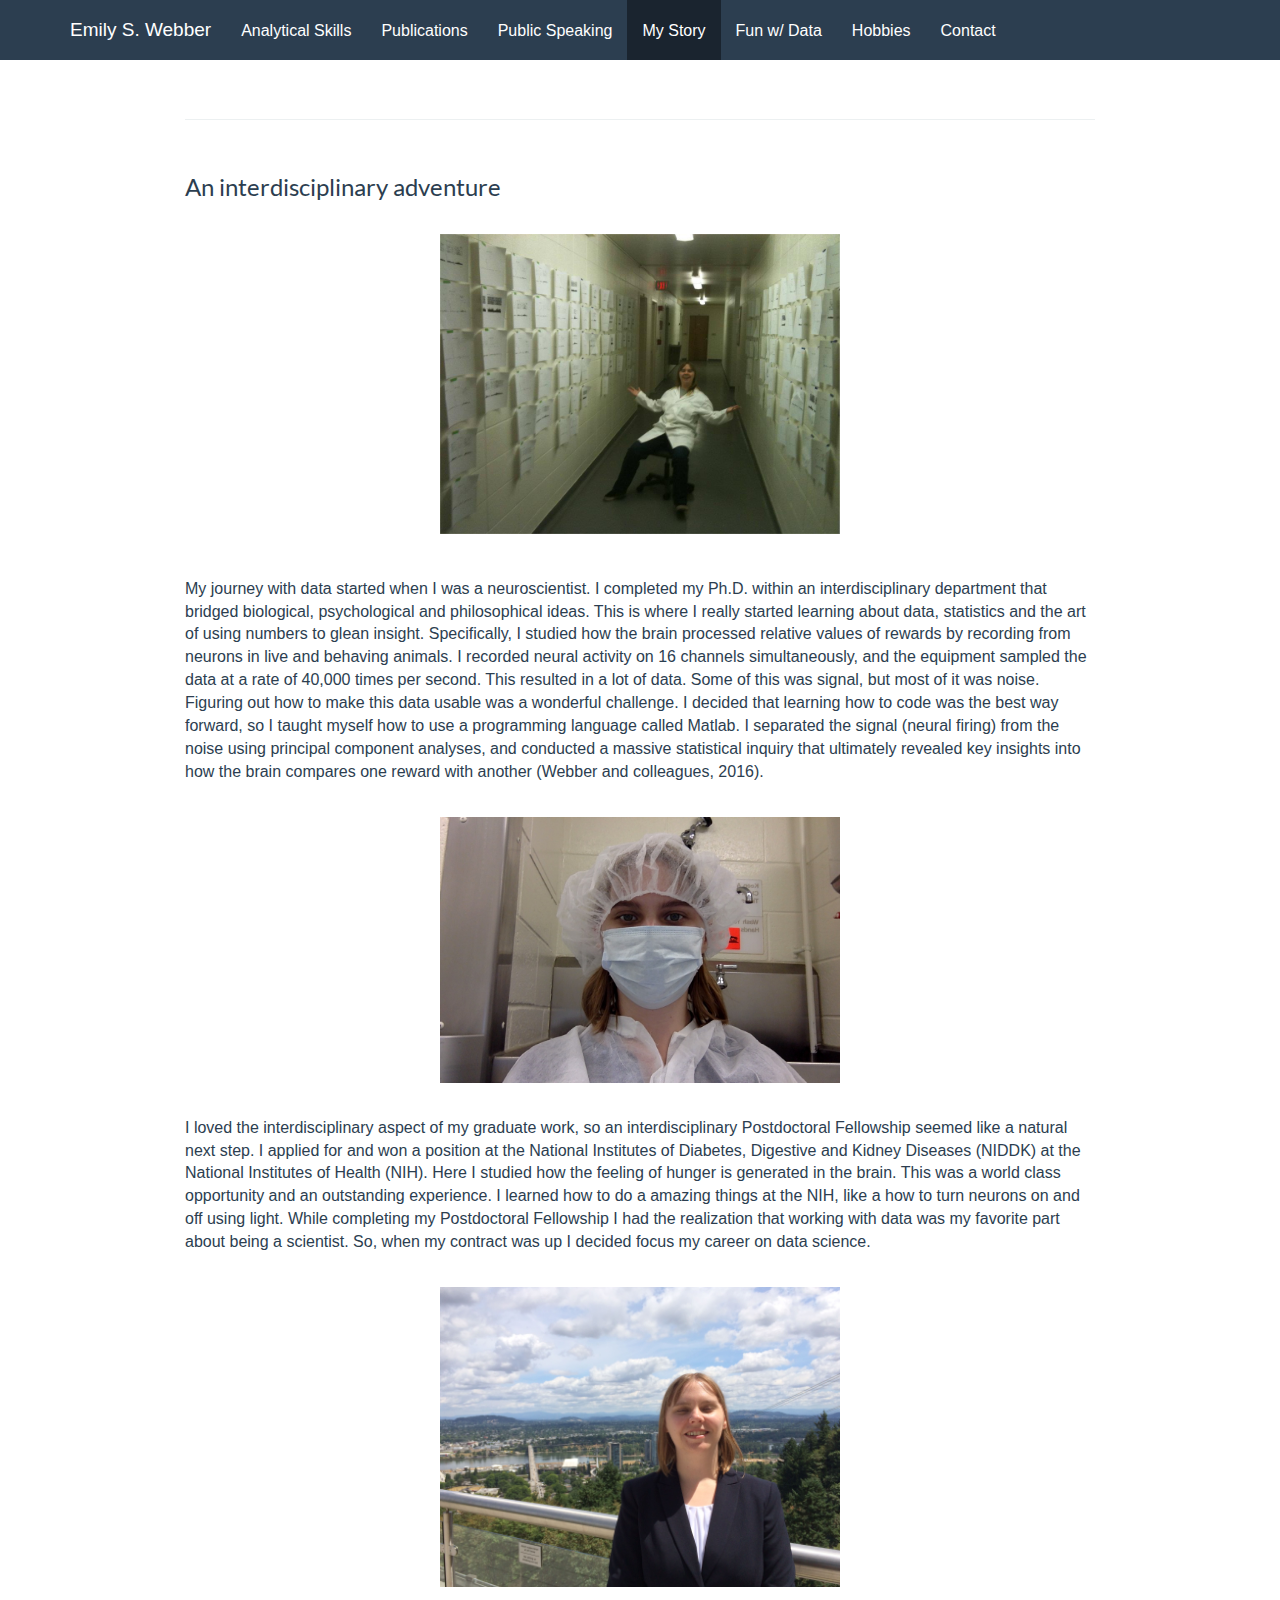
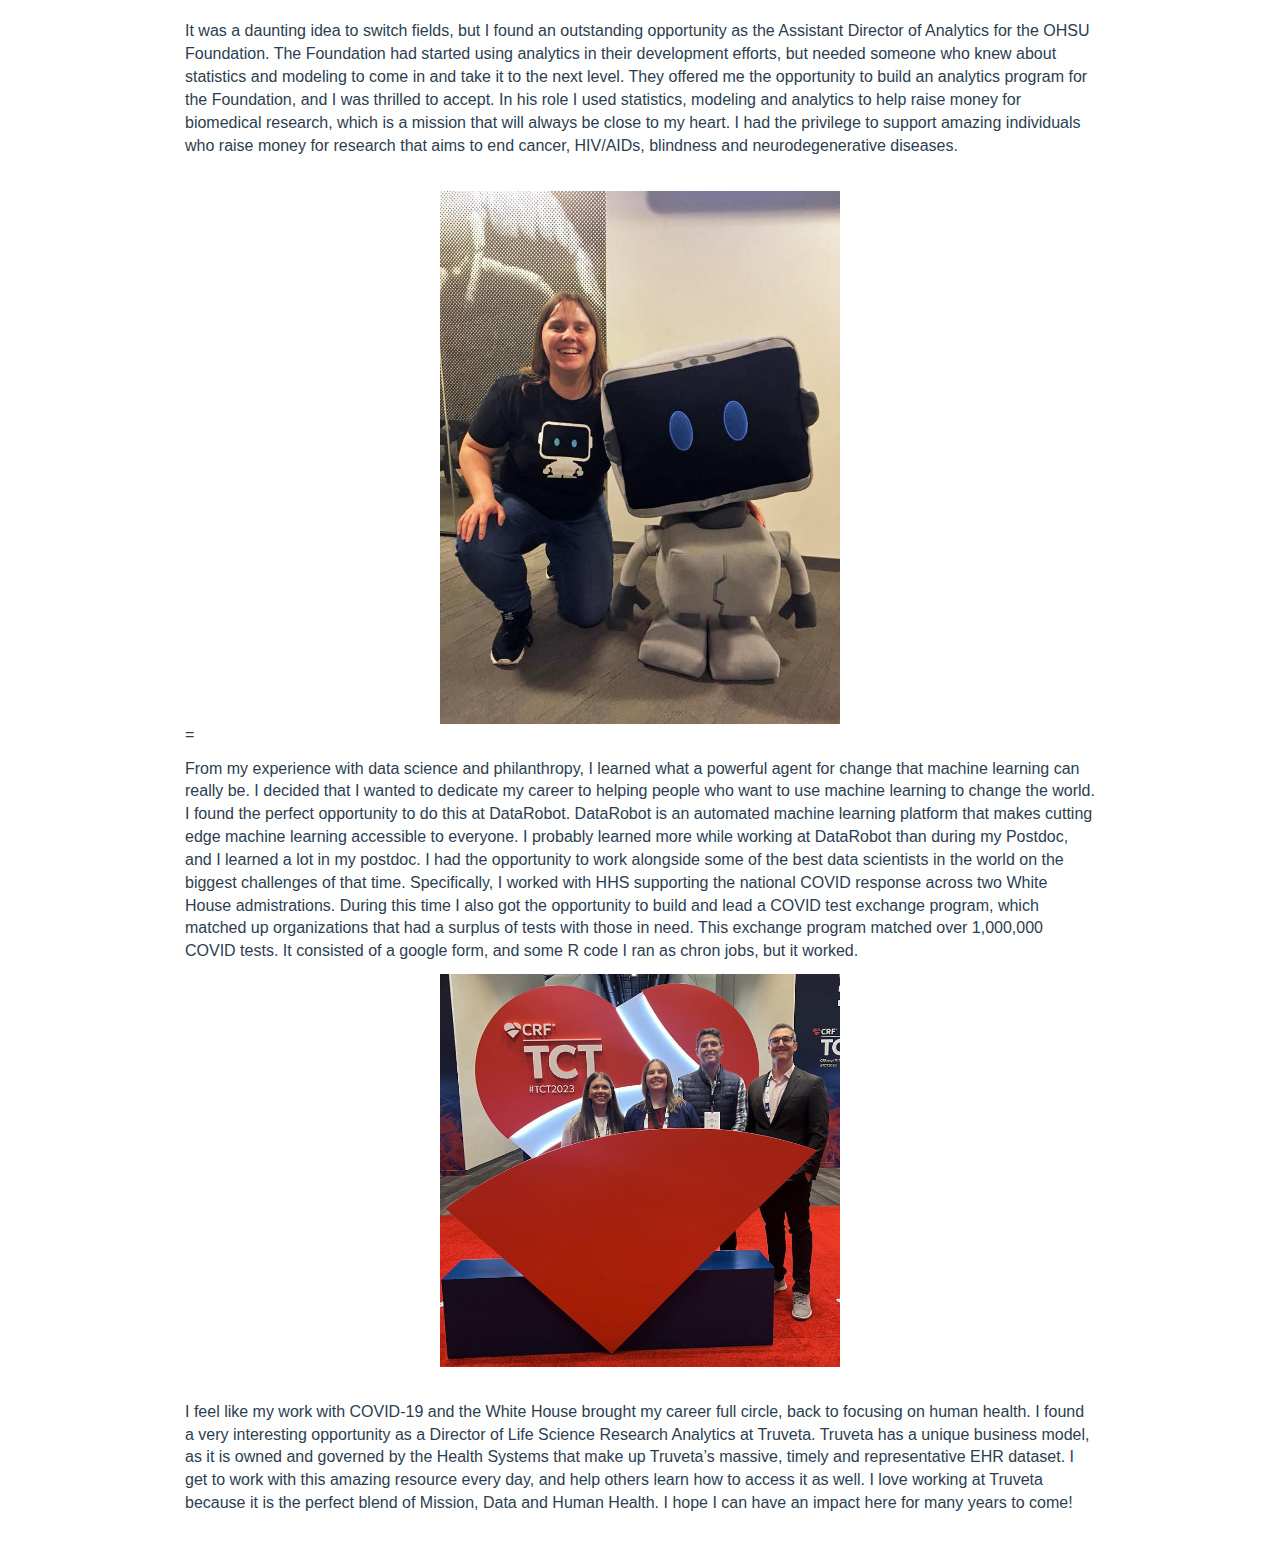
<file: about.html>
<!DOCTYPE html>

<html>

<head>

<meta charset="utf-8" />
<meta name="generator" content="pandoc" />
<meta http-equiv="X-UA-Compatible" content="IE=EDGE" />




<title>about.knit</title>

<script src="site_libs/header-attrs-2.25/header-attrs.js"></script>
<script src="site_libs/jquery-3.6.0/jquery-3.6.0.min.js"></script>
<meta name="viewport" content="width=device-width, initial-scale=1" />
<link href="site_libs/bootstrap-3.3.5/css/flatly.min.css" rel="stylesheet" />
<script src="site_libs/bootstrap-3.3.5/js/bootstrap.min.js"></script>
<script src="site_libs/bootstrap-3.3.5/shim/html5shiv.min.js"></script>
<script src="site_libs/bootstrap-3.3.5/shim/respond.min.js"></script>
<style>h1 {font-size: 34px;}
       h1.title {font-size: 38px;}
       h2 {font-size: 30px;}
       h3 {font-size: 24px;}
       h4 {font-size: 18px;}
       h5 {font-size: 16px;}
       h6 {font-size: 12px;}
       code {color: inherit; background-color: rgba(0, 0, 0, 0.04);}
       pre:not([class]) { background-color: white }</style>
<script src="site_libs/navigation-1.1/tabsets.js"></script>
<link href="site_libs/highlightjs-9.12.0/default.css" rel="stylesheet" />
<script src="site_libs/highlightjs-9.12.0/highlight.js"></script>

<style type="text/css">
  code{white-space: pre-wrap;}
  span.smallcaps{font-variant: small-caps;}
  span.underline{text-decoration: underline;}
  div.column{display: inline-block; vertical-align: top; width: 50%;}
  div.hanging-indent{margin-left: 1.5em; text-indent: -1.5em;}
  ul.task-list{list-style: none;}
    </style>

<style type="text/css">code{white-space: pre;}</style>
<script type="text/javascript">
if (window.hljs) {
  hljs.configure({languages: []});
  hljs.initHighlightingOnLoad();
  if (document.readyState && document.readyState === "complete") {
    window.setTimeout(function() { hljs.initHighlighting(); }, 0);
  }
}
</script>






<link rel="stylesheet" href="style.css" type="text/css" />



<style type = "text/css">
.main-container {
  max-width: 940px;
  margin-left: auto;
  margin-right: auto;
}
img {
  max-width:100%;
}
.tabbed-pane {
  padding-top: 12px;
}
.html-widget {
  margin-bottom: 20px;
}
button.code-folding-btn:focus {
  outline: none;
}
summary {
  display: list-item;
}
details > summary > p:only-child {
  display: inline;
}
pre code {
  padding: 0;
}
</style>


<style type="text/css">
.dropdown-submenu {
  position: relative;
}
.dropdown-submenu>.dropdown-menu {
  top: 0;
  left: 100%;
  margin-top: -6px;
  margin-left: -1px;
  border-radius: 0 6px 6px 6px;
}
.dropdown-submenu:hover>.dropdown-menu {
  display: block;
}
.dropdown-submenu>a:after {
  display: block;
  content: " ";
  float: right;
  width: 0;
  height: 0;
  border-color: transparent;
  border-style: solid;
  border-width: 5px 0 5px 5px;
  border-left-color: #cccccc;
  margin-top: 5px;
  margin-right: -10px;
}
.dropdown-submenu:hover>a:after {
  border-left-color: #adb5bd;
}
.dropdown-submenu.pull-left {
  float: none;
}
.dropdown-submenu.pull-left>.dropdown-menu {
  left: -100%;
  margin-left: 10px;
  border-radius: 6px 0 6px 6px;
}
</style>

<script type="text/javascript">
// manage active state of menu based on current page
$(document).ready(function () {
  // active menu anchor
  href = window.location.pathname
  href = href.substr(href.lastIndexOf('/') + 1)
  if (href === "")
    href = "index.html";
  var menuAnchor = $('a[href="' + href + '"]');

  // mark the anchor link active (and if it's in a dropdown, also mark that active)
  var dropdown = menuAnchor.closest('li.dropdown');
  if (window.bootstrap) { // Bootstrap 4+
    menuAnchor.addClass('active');
    dropdown.find('> .dropdown-toggle').addClass('active');
  } else { // Bootstrap 3
    menuAnchor.parent().addClass('active');
    dropdown.addClass('active');
  }

  // Navbar adjustments
  var navHeight = $(".navbar").first().height() + 15;
  var style = document.createElement('style');
  var pt = "padding-top: " + navHeight + "px; ";
  var mt = "margin-top: -" + navHeight + "px; ";
  var css = "";
  // offset scroll position for anchor links (for fixed navbar)
  for (var i = 1; i <= 6; i++) {
    css += ".section h" + i + "{ " + pt + mt + "}\n";
  }
  style.innerHTML = "body {" + pt + "padding-bottom: 40px; }\n" + css;
  document.head.appendChild(style);
});
</script>

<!-- tabsets -->

<style type="text/css">
.tabset-dropdown > .nav-tabs {
  display: inline-table;
  max-height: 500px;
  min-height: 44px;
  overflow-y: auto;
  border: 1px solid #ddd;
  border-radius: 4px;
}

.tabset-dropdown > .nav-tabs > li.active:before, .tabset-dropdown > .nav-tabs.nav-tabs-open:before {
  content: "\e259";
  font-family: 'Glyphicons Halflings';
  display: inline-block;
  padding: 10px;
  border-right: 1px solid #ddd;
}

.tabset-dropdown > .nav-tabs.nav-tabs-open > li.active:before {
  content: "\e258";
  font-family: 'Glyphicons Halflings';
  border: none;
}

.tabset-dropdown > .nav-tabs > li.active {
  display: block;
}

.tabset-dropdown > .nav-tabs > li > a,
.tabset-dropdown > .nav-tabs > li > a:focus,
.tabset-dropdown > .nav-tabs > li > a:hover {
  border: none;
  display: inline-block;
  border-radius: 4px;
  background-color: transparent;
}

.tabset-dropdown > .nav-tabs.nav-tabs-open > li {
  display: block;
  float: none;
}

.tabset-dropdown > .nav-tabs > li {
  display: none;
}
</style>

<!-- code folding -->




</head>

<body>


<div class="container-fluid main-container">




<div class="navbar navbar-default  navbar-fixed-top" role="navigation">
  <div class="container">
    <div class="navbar-header">
      <button type="button" class="navbar-toggle collapsed" data-toggle="collapse" data-bs-toggle="collapse" data-target="#navbar" data-bs-target="#navbar">
        <span class="icon-bar"></span>
        <span class="icon-bar"></span>
        <span class="icon-bar"></span>
      </button>
      <a class="navbar-brand" href="index.html">Emily S. Webber</a>
    </div>
    <div id="navbar" class="navbar-collapse collapse">
      <ul class="nav navbar-nav">
        <li>
  <a href="Skills.html">Analytical Skills</a>
</li>
<li>
  <a href="Pubs.html">Publications</a>
</li>
<li>
  <a href="PubSpeak.html">Public Speaking</a>
</li>
<li>
  <a href="about.html">My Story</a>
</li>
<li>
  <a href="data.html">Fun w/ Data</a>
</li>
<li>
  <a href="hobbies.html">Hobbies</a>
</li>
<li>
  <a href="contact.html">Contact</a>
</li>
      </ul>
      <ul class="nav navbar-nav navbar-right">
        
      </ul>
    </div><!--/.nav-collapse -->
  </div><!--/.container -->
</div><!--/.navbar -->

<div id="header">




</div>


<p>   </p>
<hr />
<p> </p>
<div id="an-interdisciplinary-adventure" class="section level3">
<h3>An interdisciplinary adventure</h3>
<p>  <img
src="datapic.jpg" /></p>
<p>   </p>
<p>My journey with data started when I was a neuroscientist. I completed
my Ph.D. within an interdisciplinary department that bridged biological,
psychological and philosophical ideas. This is where I really started
learning about data, statistics and the art of using numbers to glean
insight. Specifically, I studied how the brain processed relative values
of rewards by recording from neurons in live and behaving animals. I
recorded neural activity on 16 channels simultaneously, and the
equipment sampled the data at a rate of 40,000 times per second. This
resulted in a lot of data. Some of this was signal, but most of it was
noise. Figuring out how to make this data usable was a wonderful
challenge. I decided that learning how to code was the best way forward,
so I taught myself how to use a programming language called Matlab. I
separated the signal (neural firing) from the noise using principal
component analyses, and conducted a massive statistical inquiry that
ultimately revealed key insights into how the brain compares one reward
with another (Webber and colleagues, 2016).</p>
<p>  <img
src="PPE.jpg" />  </p>
<p>I loved the interdisciplinary aspect of my graduate work, so an
interdisciplinary Postdoctoral Fellowship seemed like a natural next
step. I applied for and won a position at the National Institutes of
Diabetes, Digestive and Kidney Diseases (NIDDK) at the National
Institutes of Health (NIH). Here I studied how the feeling of hunger is
generated in the brain. This was a world class opportunity and an
outstanding experience. I learned how to do a amazing things at the NIH,
like a how to turn neurons on and off using light. While completing my
Postdoctoral Fellowship I had the realization that working with data was
my favorite part about being a scientist. So, when my contract was up I
decided focus my career on data science.</p>
<p>  <img
src="use_interview.jpg" />
 </p>
<p>It was a daunting idea to switch fields, but I found an outstanding
opportunity as the Assistant Director of Analytics for the OHSU
Foundation. The Foundation had started using analytics in their
development efforts, but needed someone who knew about statistics and
modeling to come in and take it to the next level. They offered me the
opportunity to build an analytics program for the Foundation, and I was
thrilled to accept. In his role I used statistics, modeling and
analytics to help raise money for biomedical research, which is a
mission that will always be close to my heart. I had the privilege to
support amazing individuals who raise money for research that aims to
end cancer, HIV/AIDs, blindness and neurodegenerative diseases.</p>
<p>  <img
src="DR.jpg" /> =  </p>
<p>From my experience with data science and philanthropy, I learned what
a powerful agent for change that machine learning can really be. I
decided that I wanted to dedicate my career to helping people who want
to use machine learning to change the world. I found the perfect
opportunity to do this at DataRobot. DataRobot is an automated machine
learning platform that makes cutting edge machine learning accessible to
everyone. I probably learned more while working at DataRobot than during
my Postdoc, and I learned a lot in my postdoc. I had the opportunity to
work alongside some of the best data scientists in the world on the
biggest challenges of that time. Specifically, I worked with HHS
supporting the national COVID response across two White House
admistrations. During this time I also got the opportunity to build and
lead a COVID test exchange program, which matched up organizations that
had a surplus of tests with those in need. This exchange program matched
over 1,000,000 COVID tests. It consisted of a google form, and some R
code I ran as chron jobs, but it worked.  </p>
<p><img
src="tct.jpeg" />  </p>
<p>I feel like my work with COVID-19 and the White House brought my
career full circle, back to focusing on human health. I found a very
interesting opportunity as a Director of Life Science Research Analytics
at Truveta. Truveta has a unique business model, as it is owned and
governed by the Health Systems that make up Truveta’s massive, timely
and representative EHR dataset. I get to work with this amazing resource
every day, and help others learn how to access it as well. I love
working at Truveta because it is the perfect blend of Mission, Data and
Human Health. I hope I can have an impact here for many years to
come!</p>


<link rel="stylesheet" href="style.css" type="text/css" />
<script>
  (function(i,s,o,g,r,a,m){i['GoogleAnalyticsObject']=r;i[r]=i[r]||function(){
  (i[r].q=i[r].q||[]).push(arguments)},i[r].l=1*new Date();a=s.createElement(o),
  m=s.getElementsByTagName(o)[0];a.async=1;a.src=g;m.parentNode.insertBefore(a,m)
  })(window,document,'script','https://www.google-analytics.com/analytics.js','ga');

  ga('create', 'UA-91308049-1', 'auto');
  ga('send', 'pageview');

</script>



<!-- Go to www.addthis.com/dashboard to customize your tools --> <script type="text/javascript" src="//s7.addthis.com/js/300/addthis_widget.js#pubid=ra-589036a8549be1ce"></script>



</div>




</div>

<script>

// add bootstrap table styles to pandoc tables
function bootstrapStylePandocTables() {
  $('tr.odd').parent('tbody').parent('table').addClass('table table-condensed');
}
$(document).ready(function () {
  bootstrapStylePandocTables();
});


</script>

<!-- tabsets -->

<script>
$(document).ready(function () {
  window.buildTabsets("TOC");
});

$(document).ready(function () {
  $('.tabset-dropdown > .nav-tabs > li').click(function () {
    $(this).parent().toggleClass('nav-tabs-open');
  });
});
</script>

<!-- code folding -->


<!-- dynamically load mathjax for compatibility with self-contained -->
<script>
  (function () {
    var script = document.createElement("script");
    script.type = "text/javascript";
    script.src  = "https://mathjax.rstudio.com/latest/MathJax.js?config=TeX-AMS-MML_HTMLorMML";
    document.getElementsByTagName("head")[0].appendChild(script);
  })();
</script>

</body>
</html>
</file>
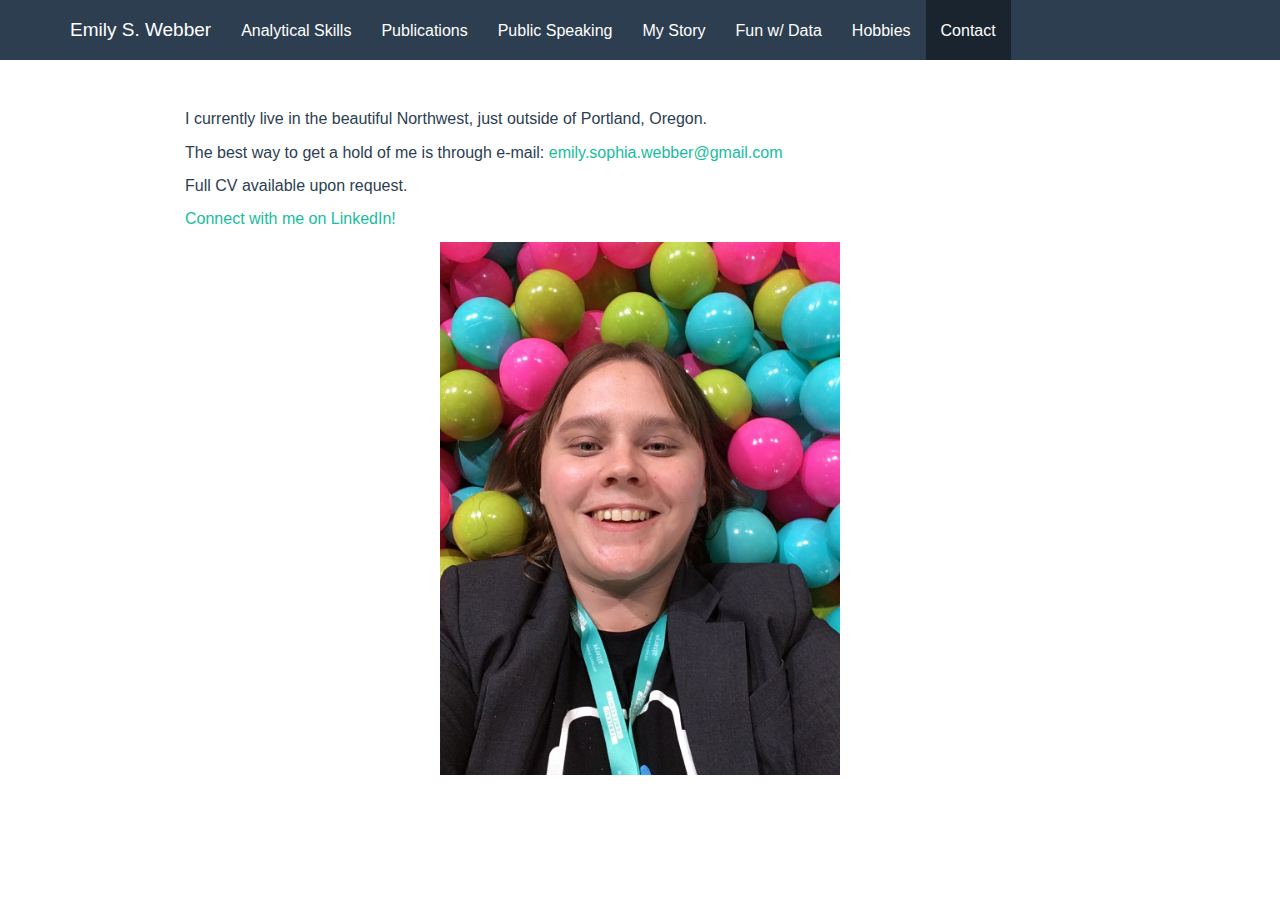
<file: contact.html>
<!DOCTYPE html>

<html>

<head>

<meta charset="utf-8" />
<meta name="generator" content="pandoc" />
<meta http-equiv="X-UA-Compatible" content="IE=EDGE" />




<title>contact.knit</title>

<script src="site_libs/header-attrs-2.25/header-attrs.js"></script>
<script src="site_libs/jquery-3.6.0/jquery-3.6.0.min.js"></script>
<meta name="viewport" content="width=device-width, initial-scale=1" />
<link href="site_libs/bootstrap-3.3.5/css/flatly.min.css" rel="stylesheet" />
<script src="site_libs/bootstrap-3.3.5/js/bootstrap.min.js"></script>
<script src="site_libs/bootstrap-3.3.5/shim/html5shiv.min.js"></script>
<script src="site_libs/bootstrap-3.3.5/shim/respond.min.js"></script>
<style>h1 {font-size: 34px;}
       h1.title {font-size: 38px;}
       h2 {font-size: 30px;}
       h3 {font-size: 24px;}
       h4 {font-size: 18px;}
       h5 {font-size: 16px;}
       h6 {font-size: 12px;}
       code {color: inherit; background-color: rgba(0, 0, 0, 0.04);}
       pre:not([class]) { background-color: white }</style>
<script src="site_libs/navigation-1.1/tabsets.js"></script>
<link href="site_libs/highlightjs-9.12.0/default.css" rel="stylesheet" />
<script src="site_libs/highlightjs-9.12.0/highlight.js"></script>

<style type="text/css">
  code{white-space: pre-wrap;}
  span.smallcaps{font-variant: small-caps;}
  span.underline{text-decoration: underline;}
  div.column{display: inline-block; vertical-align: top; width: 50%;}
  div.hanging-indent{margin-left: 1.5em; text-indent: -1.5em;}
  ul.task-list{list-style: none;}
    </style>

<style type="text/css">code{white-space: pre;}</style>
<script type="text/javascript">
if (window.hljs) {
  hljs.configure({languages: []});
  hljs.initHighlightingOnLoad();
  if (document.readyState && document.readyState === "complete") {
    window.setTimeout(function() { hljs.initHighlighting(); }, 0);
  }
}
</script>






<link rel="stylesheet" href="style.css" type="text/css" />



<style type = "text/css">
.main-container {
  max-width: 940px;
  margin-left: auto;
  margin-right: auto;
}
img {
  max-width:100%;
}
.tabbed-pane {
  padding-top: 12px;
}
.html-widget {
  margin-bottom: 20px;
}
button.code-folding-btn:focus {
  outline: none;
}
summary {
  display: list-item;
}
details > summary > p:only-child {
  display: inline;
}
pre code {
  padding: 0;
}
</style>


<style type="text/css">
.dropdown-submenu {
  position: relative;
}
.dropdown-submenu>.dropdown-menu {
  top: 0;
  left: 100%;
  margin-top: -6px;
  margin-left: -1px;
  border-radius: 0 6px 6px 6px;
}
.dropdown-submenu:hover>.dropdown-menu {
  display: block;
}
.dropdown-submenu>a:after {
  display: block;
  content: " ";
  float: right;
  width: 0;
  height: 0;
  border-color: transparent;
  border-style: solid;
  border-width: 5px 0 5px 5px;
  border-left-color: #cccccc;
  margin-top: 5px;
  margin-right: -10px;
}
.dropdown-submenu:hover>a:after {
  border-left-color: #adb5bd;
}
.dropdown-submenu.pull-left {
  float: none;
}
.dropdown-submenu.pull-left>.dropdown-menu {
  left: -100%;
  margin-left: 10px;
  border-radius: 6px 0 6px 6px;
}
</style>

<script type="text/javascript">
// manage active state of menu based on current page
$(document).ready(function () {
  // active menu anchor
  href = window.location.pathname
  href = href.substr(href.lastIndexOf('/') + 1)
  if (href === "")
    href = "index.html";
  var menuAnchor = $('a[href="' + href + '"]');

  // mark the anchor link active (and if it's in a dropdown, also mark that active)
  var dropdown = menuAnchor.closest('li.dropdown');
  if (window.bootstrap) { // Bootstrap 4+
    menuAnchor.addClass('active');
    dropdown.find('> .dropdown-toggle').addClass('active');
  } else { // Bootstrap 3
    menuAnchor.parent().addClass('active');
    dropdown.addClass('active');
  }

  // Navbar adjustments
  var navHeight = $(".navbar").first().height() + 15;
  var style = document.createElement('style');
  var pt = "padding-top: " + navHeight + "px; ";
  var mt = "margin-top: -" + navHeight + "px; ";
  var css = "";
  // offset scroll position for anchor links (for fixed navbar)
  for (var i = 1; i <= 6; i++) {
    css += ".section h" + i + "{ " + pt + mt + "}\n";
  }
  style.innerHTML = "body {" + pt + "padding-bottom: 40px; }\n" + css;
  document.head.appendChild(style);
});
</script>

<!-- tabsets -->

<style type="text/css">
.tabset-dropdown > .nav-tabs {
  display: inline-table;
  max-height: 500px;
  min-height: 44px;
  overflow-y: auto;
  border: 1px solid #ddd;
  border-radius: 4px;
}

.tabset-dropdown > .nav-tabs > li.active:before, .tabset-dropdown > .nav-tabs.nav-tabs-open:before {
  content: "\e259";
  font-family: 'Glyphicons Halflings';
  display: inline-block;
  padding: 10px;
  border-right: 1px solid #ddd;
}

.tabset-dropdown > .nav-tabs.nav-tabs-open > li.active:before {
  content: "\e258";
  font-family: 'Glyphicons Halflings';
  border: none;
}

.tabset-dropdown > .nav-tabs > li.active {
  display: block;
}

.tabset-dropdown > .nav-tabs > li > a,
.tabset-dropdown > .nav-tabs > li > a:focus,
.tabset-dropdown > .nav-tabs > li > a:hover {
  border: none;
  display: inline-block;
  border-radius: 4px;
  background-color: transparent;
}

.tabset-dropdown > .nav-tabs.nav-tabs-open > li {
  display: block;
  float: none;
}

.tabset-dropdown > .nav-tabs > li {
  display: none;
}
</style>

<!-- code folding -->




</head>

<body>


<div class="container-fluid main-container">




<div class="navbar navbar-default  navbar-fixed-top" role="navigation">
  <div class="container">
    <div class="navbar-header">
      <button type="button" class="navbar-toggle collapsed" data-toggle="collapse" data-bs-toggle="collapse" data-target="#navbar" data-bs-target="#navbar">
        <span class="icon-bar"></span>
        <span class="icon-bar"></span>
        <span class="icon-bar"></span>
      </button>
      <a class="navbar-brand" href="index.html">Emily S. Webber</a>
    </div>
    <div id="navbar" class="navbar-collapse collapse">
      <ul class="nav navbar-nav">
        <li>
  <a href="Skills.html">Analytical Skills</a>
</li>
<li>
  <a href="Pubs.html">Publications</a>
</li>
<li>
  <a href="PubSpeak.html">Public Speaking</a>
</li>
<li>
  <a href="about.html">My Story</a>
</li>
<li>
  <a href="data.html">Fun w/ Data</a>
</li>
<li>
  <a href="hobbies.html">Hobbies</a>
</li>
<li>
  <a href="contact.html">Contact</a>
</li>
      </ul>
      <ul class="nav navbar-nav navbar-right">
        
      </ul>
    </div><!--/.nav-collapse -->
  </div><!--/.container -->
</div><!--/.navbar -->

<div id="header">




</div>


<p> </p>
<p>I currently live in the beautiful Northwest, just outside of
Portland, Oregon.  </p>
<p>The best way to get a hold of me is through e-mail: <a
href="mailto:emily.sophia.webber@gmail.com"
class="email">emily.sophia.webber@gmail.com</a>  </p>
<p>Full CV available upon request.  </p>
<p><a href="https://www.linkedin.com/in/emily-webber-1802a180/">Connect
with me on LinkedIn!</a>  </p>
<p><img
src="tableau_dr.jpeg" /></p>


<link rel="stylesheet" href="style.css" type="text/css" />
<script>
  (function(i,s,o,g,r,a,m){i['GoogleAnalyticsObject']=r;i[r]=i[r]||function(){
  (i[r].q=i[r].q||[]).push(arguments)},i[r].l=1*new Date();a=s.createElement(o),
  m=s.getElementsByTagName(o)[0];a.async=1;a.src=g;m.parentNode.insertBefore(a,m)
  })(window,document,'script','https://www.google-analytics.com/analytics.js','ga');

  ga('create', 'UA-91308049-1', 'auto');
  ga('send', 'pageview');

</script>



<!-- Go to www.addthis.com/dashboard to customize your tools --> <script type="text/javascript" src="//s7.addthis.com/js/300/addthis_widget.js#pubid=ra-589036a8549be1ce"></script>







</div>

<script>

// add bootstrap table styles to pandoc tables
function bootstrapStylePandocTables() {
  $('tr.odd').parent('tbody').parent('table').addClass('table table-condensed');
}
$(document).ready(function () {
  bootstrapStylePandocTables();
});


</script>

<!-- tabsets -->

<script>
$(document).ready(function () {
  window.buildTabsets("TOC");
});

$(document).ready(function () {
  $('.tabset-dropdown > .nav-tabs > li').click(function () {
    $(this).parent().toggleClass('nav-tabs-open');
  });
});
</script>

<!-- code folding -->


<!-- dynamically load mathjax for compatibility with self-contained -->
<script>
  (function () {
    var script = document.createElement("script");
    script.type = "text/javascript";
    script.src  = "https://mathjax.rstudio.com/latest/MathJax.js?config=TeX-AMS-MML_HTMLorMML";
    document.getElementsByTagName("head")[0].appendChild(script);
  })();
</script>

</body>
</html>
</file>
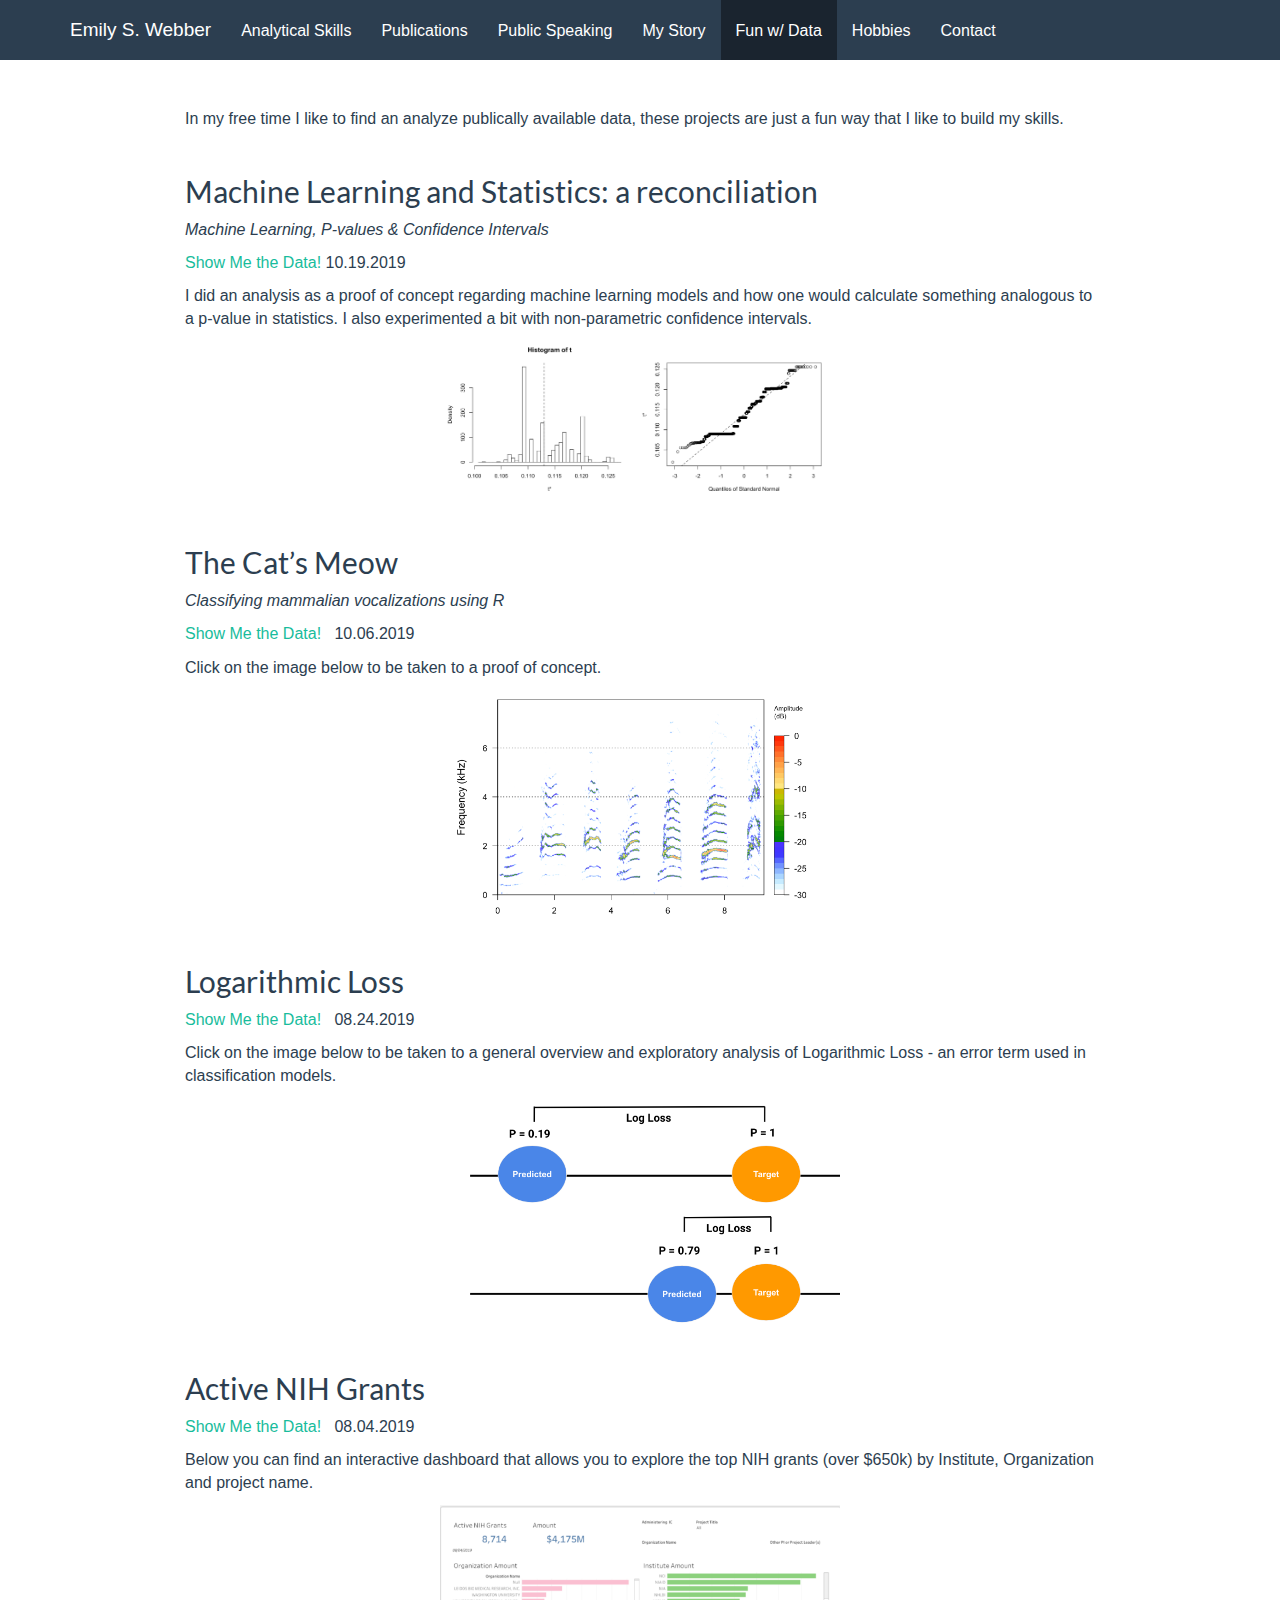
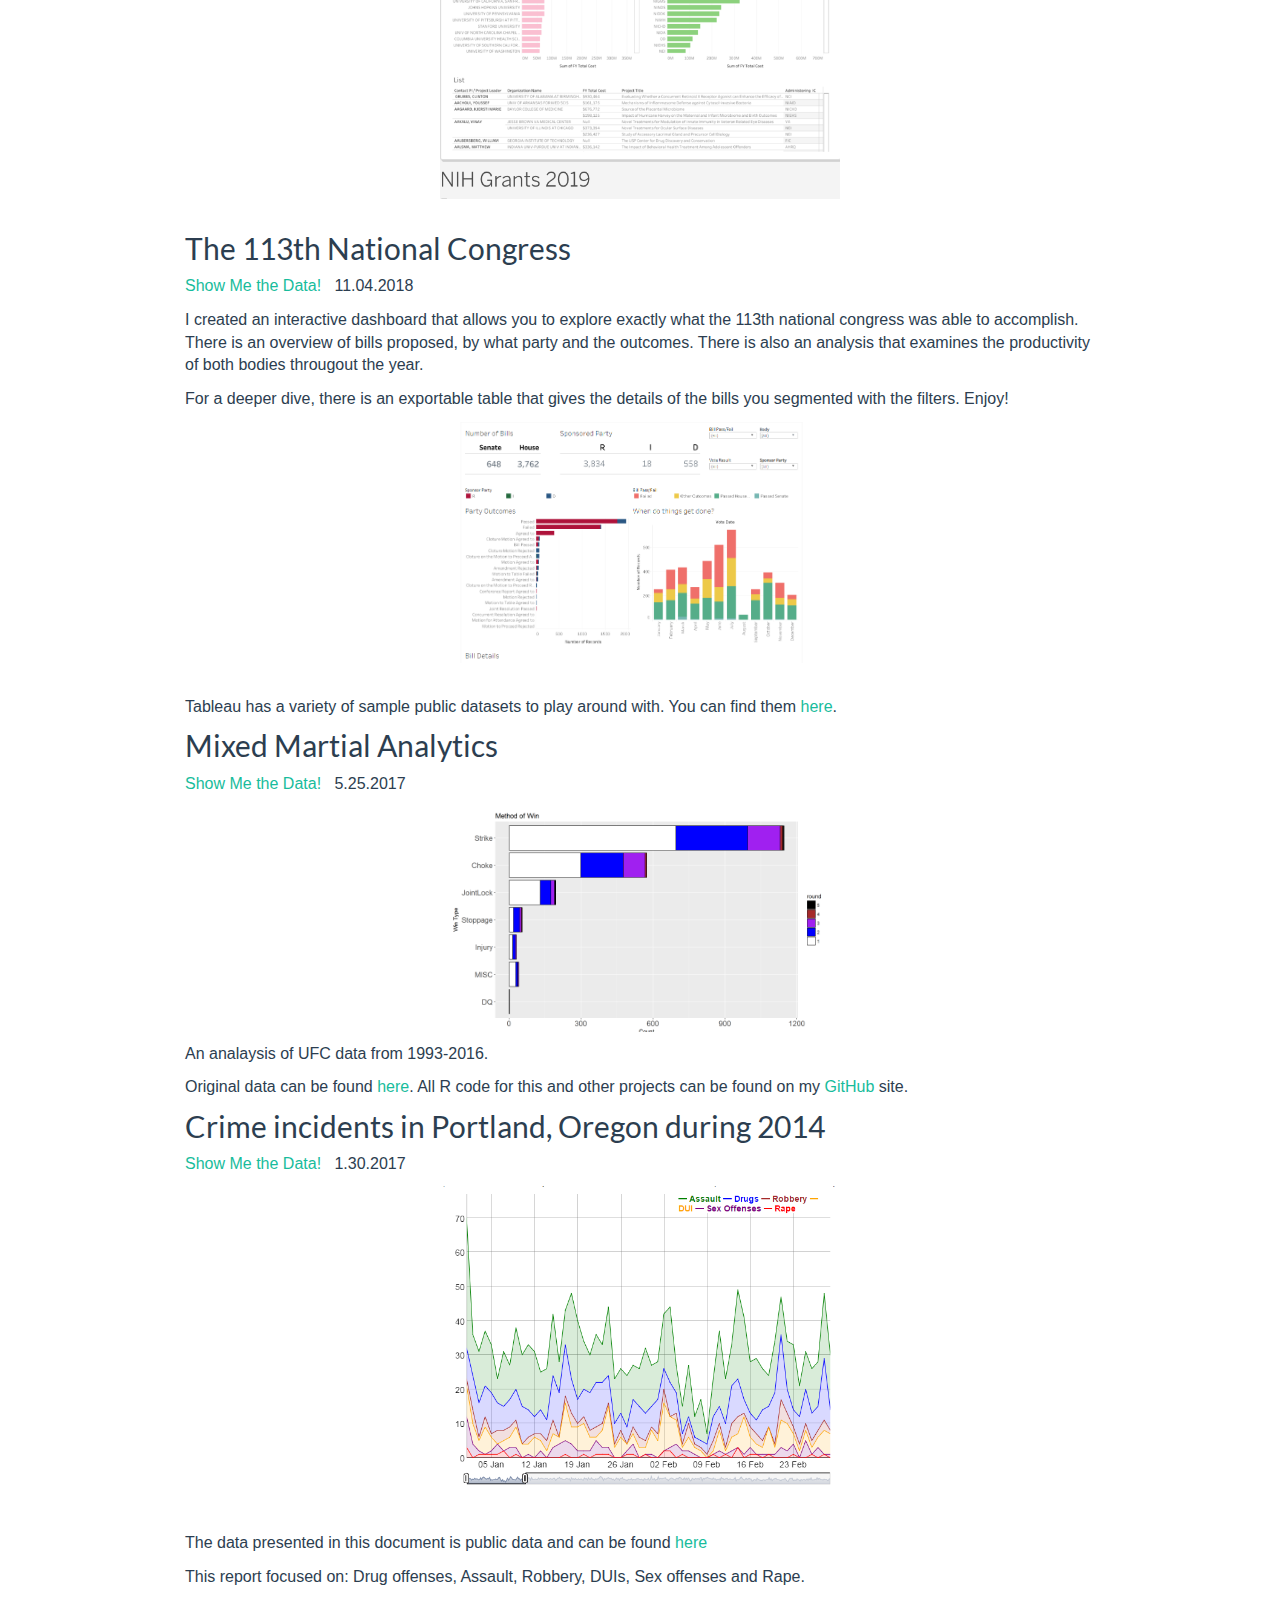
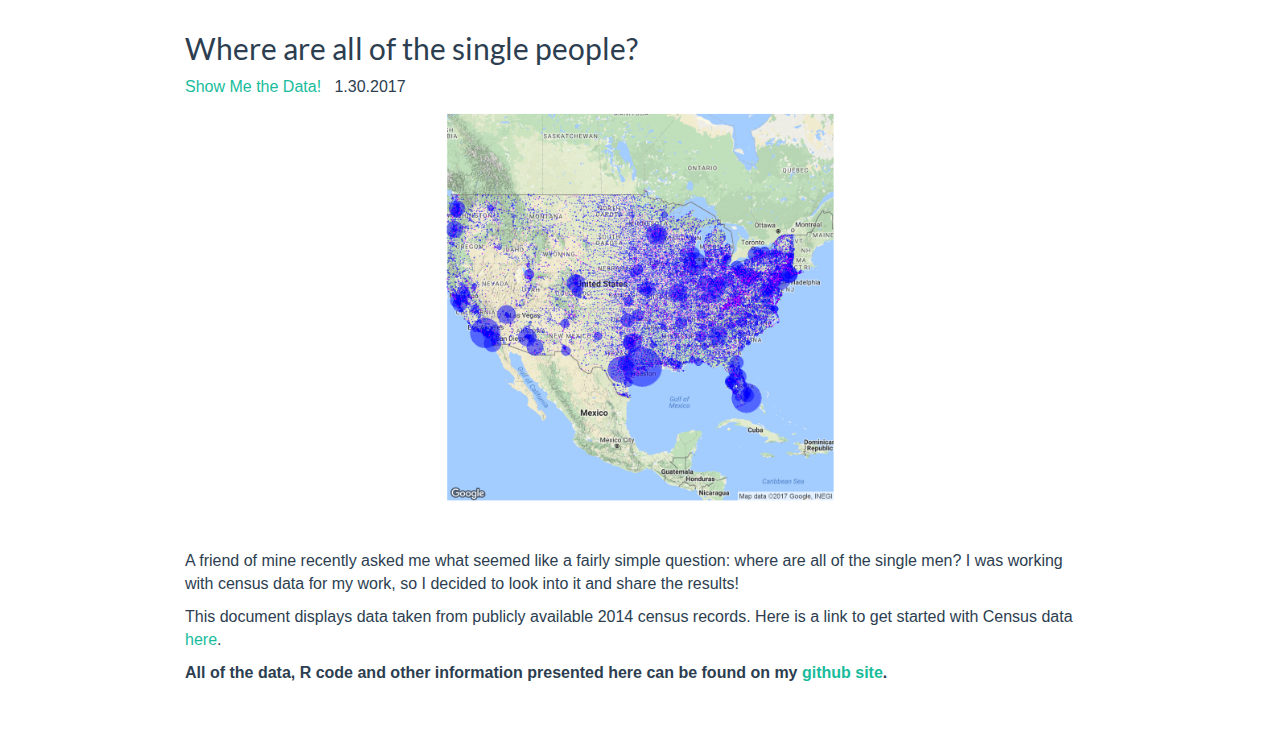
<file: data.html>
<!DOCTYPE html>

<html>

<head>

<meta charset="utf-8" />
<meta name="generator" content="pandoc" />
<meta http-equiv="X-UA-Compatible" content="IE=EDGE" />




<title>data.knit</title>

<script src="site_libs/header-attrs-2.25/header-attrs.js"></script>
<script src="site_libs/jquery-3.6.0/jquery-3.6.0.min.js"></script>
<meta name="viewport" content="width=device-width, initial-scale=1" />
<link href="site_libs/bootstrap-3.3.5/css/flatly.min.css" rel="stylesheet" />
<script src="site_libs/bootstrap-3.3.5/js/bootstrap.min.js"></script>
<script src="site_libs/bootstrap-3.3.5/shim/html5shiv.min.js"></script>
<script src="site_libs/bootstrap-3.3.5/shim/respond.min.js"></script>
<style>h1 {font-size: 34px;}
       h1.title {font-size: 38px;}
       h2 {font-size: 30px;}
       h3 {font-size: 24px;}
       h4 {font-size: 18px;}
       h5 {font-size: 16px;}
       h6 {font-size: 12px;}
       code {color: inherit; background-color: rgba(0, 0, 0, 0.04);}
       pre:not([class]) { background-color: white }</style>
<script src="site_libs/navigation-1.1/tabsets.js"></script>
<link href="site_libs/highlightjs-9.12.0/default.css" rel="stylesheet" />
<script src="site_libs/highlightjs-9.12.0/highlight.js"></script>

<style type="text/css">
  code{white-space: pre-wrap;}
  span.smallcaps{font-variant: small-caps;}
  span.underline{text-decoration: underline;}
  div.column{display: inline-block; vertical-align: top; width: 50%;}
  div.hanging-indent{margin-left: 1.5em; text-indent: -1.5em;}
  ul.task-list{list-style: none;}
    </style>

<style type="text/css">code{white-space: pre;}</style>
<script type="text/javascript">
if (window.hljs) {
  hljs.configure({languages: []});
  hljs.initHighlightingOnLoad();
  if (document.readyState && document.readyState === "complete") {
    window.setTimeout(function() { hljs.initHighlighting(); }, 0);
  }
}
</script>






<link rel="stylesheet" href="style.css" type="text/css" />



<style type = "text/css">
.main-container {
  max-width: 940px;
  margin-left: auto;
  margin-right: auto;
}
img {
  max-width:100%;
}
.tabbed-pane {
  padding-top: 12px;
}
.html-widget {
  margin-bottom: 20px;
}
button.code-folding-btn:focus {
  outline: none;
}
summary {
  display: list-item;
}
details > summary > p:only-child {
  display: inline;
}
pre code {
  padding: 0;
}
</style>


<style type="text/css">
.dropdown-submenu {
  position: relative;
}
.dropdown-submenu>.dropdown-menu {
  top: 0;
  left: 100%;
  margin-top: -6px;
  margin-left: -1px;
  border-radius: 0 6px 6px 6px;
}
.dropdown-submenu:hover>.dropdown-menu {
  display: block;
}
.dropdown-submenu>a:after {
  display: block;
  content: " ";
  float: right;
  width: 0;
  height: 0;
  border-color: transparent;
  border-style: solid;
  border-width: 5px 0 5px 5px;
  border-left-color: #cccccc;
  margin-top: 5px;
  margin-right: -10px;
}
.dropdown-submenu:hover>a:after {
  border-left-color: #adb5bd;
}
.dropdown-submenu.pull-left {
  float: none;
}
.dropdown-submenu.pull-left>.dropdown-menu {
  left: -100%;
  margin-left: 10px;
  border-radius: 6px 0 6px 6px;
}
</style>

<script type="text/javascript">
// manage active state of menu based on current page
$(document).ready(function () {
  // active menu anchor
  href = window.location.pathname
  href = href.substr(href.lastIndexOf('/') + 1)
  if (href === "")
    href = "index.html";
  var menuAnchor = $('a[href="' + href + '"]');

  // mark the anchor link active (and if it's in a dropdown, also mark that active)
  var dropdown = menuAnchor.closest('li.dropdown');
  if (window.bootstrap) { // Bootstrap 4+
    menuAnchor.addClass('active');
    dropdown.find('> .dropdown-toggle').addClass('active');
  } else { // Bootstrap 3
    menuAnchor.parent().addClass('active');
    dropdown.addClass('active');
  }

  // Navbar adjustments
  var navHeight = $(".navbar").first().height() + 15;
  var style = document.createElement('style');
  var pt = "padding-top: " + navHeight + "px; ";
  var mt = "margin-top: -" + navHeight + "px; ";
  var css = "";
  // offset scroll position for anchor links (for fixed navbar)
  for (var i = 1; i <= 6; i++) {
    css += ".section h" + i + "{ " + pt + mt + "}\n";
  }
  style.innerHTML = "body {" + pt + "padding-bottom: 40px; }\n" + css;
  document.head.appendChild(style);
});
</script>

<!-- tabsets -->

<style type="text/css">
.tabset-dropdown > .nav-tabs {
  display: inline-table;
  max-height: 500px;
  min-height: 44px;
  overflow-y: auto;
  border: 1px solid #ddd;
  border-radius: 4px;
}

.tabset-dropdown > .nav-tabs > li.active:before, .tabset-dropdown > .nav-tabs.nav-tabs-open:before {
  content: "\e259";
  font-family: 'Glyphicons Halflings';
  display: inline-block;
  padding: 10px;
  border-right: 1px solid #ddd;
}

.tabset-dropdown > .nav-tabs.nav-tabs-open > li.active:before {
  content: "\e258";
  font-family: 'Glyphicons Halflings';
  border: none;
}

.tabset-dropdown > .nav-tabs > li.active {
  display: block;
}

.tabset-dropdown > .nav-tabs > li > a,
.tabset-dropdown > .nav-tabs > li > a:focus,
.tabset-dropdown > .nav-tabs > li > a:hover {
  border: none;
  display: inline-block;
  border-radius: 4px;
  background-color: transparent;
}

.tabset-dropdown > .nav-tabs.nav-tabs-open > li {
  display: block;
  float: none;
}

.tabset-dropdown > .nav-tabs > li {
  display: none;
}
</style>

<!-- code folding -->




</head>

<body>


<div class="container-fluid main-container">




<div class="navbar navbar-default  navbar-fixed-top" role="navigation">
  <div class="container">
    <div class="navbar-header">
      <button type="button" class="navbar-toggle collapsed" data-toggle="collapse" data-bs-toggle="collapse" data-target="#navbar" data-bs-target="#navbar">
        <span class="icon-bar"></span>
        <span class="icon-bar"></span>
        <span class="icon-bar"></span>
      </button>
      <a class="navbar-brand" href="index.html">Emily S. Webber</a>
    </div>
    <div id="navbar" class="navbar-collapse collapse">
      <ul class="nav navbar-nav">
        <li>
  <a href="Skills.html">Analytical Skills</a>
</li>
<li>
  <a href="Pubs.html">Publications</a>
</li>
<li>
  <a href="PubSpeak.html">Public Speaking</a>
</li>
<li>
  <a href="about.html">My Story</a>
</li>
<li>
  <a href="data.html">Fun w/ Data</a>
</li>
<li>
  <a href="hobbies.html">Hobbies</a>
</li>
<li>
  <a href="contact.html">Contact</a>
</li>
      </ul>
      <ul class="nav navbar-nav navbar-right">
        
      </ul>
    </div><!--/.nav-collapse -->
  </div><!--/.container -->
</div><!--/.navbar -->

<div id="header">




</div>


<p>     </p>
<p>In my free time I like to find an analyze publically available data,
these projects are just a fun way that I like to build my skills.</p>
<p>   </p>
<div id="machine-learning-and-statistics-a-reconciliation"
class="section level2">
<h2>Machine Learning and Statistics: a reconciliation</h2>
<p><em>Machine Learning, P-values &amp; Confidence Intervals</em></p>
<p><a href="https://emilyswebber.github.io/ML_Chance/index.html">Show Me
the Data!</a> 10.19.2019</p>
<p>I did an analysis as a proof of concept regarding machine learning
models and how one would calculate something analogous to a p-value in
statistics. I also experimented a bit with non-parametric confidence
intervals.</p>
<p><a href="https://emilyswebber.github.io/ML_Chance/"><img
src="ML_Chance.png" /></a></p>
<p> </p>
</div>
<div id="the-cats-meow" class="section level2">
<h2>The Cat’s Meow</h2>
<p><em>Classifying mammalian vocalizations using R</em></p>
<p><a href="https://emilyswebber.github.io/Sound_ML/">Show Me the
Data!</a>   10.06.2019  </p>
<p>Click on the image below to be taken to a proof of concept.</p>
<p><a href="https://emilyswebber.github.io/Sound_ML/"><img
src="voc.png" /></a></p>
<p> </p>
</div>
<div id="logarithmic-loss" class="section level2">
<h2>Logarithmic Loss</h2>
<p><a href="https://emilyswebber.github.io/LogLoss/">Show Me the
Data!</a>   08.24.2019  </p>
<p>Click on the image below to be taken to a general overview and
exploratory analysis of Logarithmic Loss - an error term used in
classification models.</p>
<p><a href="https://emilyswebber.github.io/LogLoss/"><img
src="LogLoss.png" /></a></p>
<p> </p>
</div>
<div id="active-nih-grants" class="section level2">
<h2>Active NIH Grants</h2>
<p><a
href="https://public.tableau.com/profile/emily.webber2042#!/vizhome/NIHGrants2019/Dashboard1">Show
Me the Data!</a>   08.04.2019  </p>
<p>Below you can find an interactive dashboard that allows you to
explore the top NIH grants (over $650k) by Institute, Organization and
project name.</p>
<p><a
href="https://public.tableau.com/profile/emily.webber2042#!/vizhome/NIHGrants2019/Dashboard1"><img
src="NIH.png" /></a>
 </p>
</div>
<div id="the-113th-national-congress" class="section level2">
<h2>The 113th National Congress</h2>
<p><a
href="https://public.tableau.com/profile/emily.webber2042#!/vizhome/113thCongress_9/Dashboard1">Show
Me the Data!</a>   11.04.2018  </p>
<p>I created an interactive dashboard that allows you to explore exactly
what the 113th national congress was able to accomplish. There is an
overview of bills proposed, by what party and the outcomes. There is
also an analysis that examines the productivity of both bodies througout
the year.</p>
<p>For a deeper dive, there is an exportable table that gives the
details of the bills you segmented with the filters. Enjoy!</p>
<p><a
href="https://public.tableau.com/profile/emily.webber2042#!/vizhome/113thCongress_9/Dashboard1"><img
src="congress.PNG" /></a>
 </p>
<p>Tableau has a variety of sample public datasets to play around with.
You can find them <a
href="https://public.tableau.com/en-us/s/resources">here</a>.</p>
</div>
<div id="mixed-martial-analytics" class="section level2">
<h2>Mixed Martial Analytics</h2>
<p><a href="https://emilyswebber.github.io/MMA/">Show Me the Data!</a>  
5.25.2017  </p>
<p><a href="https://emilyswebber.github.io/MMA/"><img
src="image3.PNG" /></a></p>
<p>An analaysis of UFC data from 1993-2016.</p>
<p>Original data can be found <a
href="https://www.reddit.com/r/datasets/comments/47a7wh/ufc_fights_and_fighter_data/">here</a>.
All R code for this and other projects can be found on my <a
href="https://github.com/emilyswebber">GitHub</a> site.  </p>
</div>
<div id="crime-incidents-in-portland-oregon-during-2014"
class="section level2">
<h2>Crime incidents in Portland, Oregon during 2014</h2>
<p><a href="https://emilyswebber.github.io/Portland_Crime_2014/">Show Me
the Data!</a>   1.30.2017  </p>
<p><a href="https://emilyswebber.github.io/Portland_Crime_2014/"><img
src="Crime.PNG" /></a></p>
<p> </p>
<p>The data presented in this document is public data and can be found
<a
href="http://www.civicapps.org/datasets/crime-incidents-2014">here</a></p>
<p>This report focused on: Drug offenses, Assault, Robbery, DUIs, Sex
offenses and Rape.</p>
<p> </p>
</div>
<div id="where-are-all-of-the-single-people" class="section level2">
<h2>Where are all of the single people?</h2>
<p><a href="https://emilyswebber.github.io/Single_People/">Show Me the
Data!</a>   1.30.2017  </p>
<p><a href="https://emilyswebber.github.io/Single_People/"><img
src="Single.PNG" /></a></p>
<p> </p>
<p>A friend of mine recently asked me what seemed like a fairly simple
question: where are all of the single men? I was working with census
data for my work, so I decided to look into it and share the
results!</p>
<p>This document displays data taken from publicly available 2014 census
records. Here is a link to get started with Census data <a
href="https://www.factfinder.census.gov/faces/nav/jsf/pages/download_center.xhtml">here</a>.</p>
<p><strong>All of the data, R code and other information presented here
can be found on my <a href="https://github.com/emilyswebber">github
site</a>.</strong></p>


<link rel="stylesheet" href="style.css" type="text/css" />
<script>
  (function(i,s,o,g,r,a,m){i['GoogleAnalyticsObject']=r;i[r]=i[r]||function(){
  (i[r].q=i[r].q||[]).push(arguments)},i[r].l=1*new Date();a=s.createElement(o),
  m=s.getElementsByTagName(o)[0];a.async=1;a.src=g;m.parentNode.insertBefore(a,m)
  })(window,document,'script','https://www.google-analytics.com/analytics.js','ga');

  ga('create', 'UA-91308049-1', 'auto');
  ga('send', 'pageview');

</script>



<!-- Go to www.addthis.com/dashboard to customize your tools --> <script type="text/javascript" src="//s7.addthis.com/js/300/addthis_widget.js#pubid=ra-589036a8549be1ce"></script>



</div>




</div>

<script>

// add bootstrap table styles to pandoc tables
function bootstrapStylePandocTables() {
  $('tr.odd').parent('tbody').parent('table').addClass('table table-condensed');
}
$(document).ready(function () {
  bootstrapStylePandocTables();
});


</script>

<!-- tabsets -->

<script>
$(document).ready(function () {
  window.buildTabsets("TOC");
});

$(document).ready(function () {
  $('.tabset-dropdown > .nav-tabs > li').click(function () {
    $(this).parent().toggleClass('nav-tabs-open');
  });
});
</script>

<!-- code folding -->


<!-- dynamically load mathjax for compatibility with self-contained -->
<script>
  (function () {
    var script = document.createElement("script");
    script.type = "text/javascript";
    script.src  = "https://mathjax.rstudio.com/latest/MathJax.js?config=TeX-AMS-MML_HTMLorMML";
    document.getElementsByTagName("head")[0].appendChild(script);
  })();
</script>

</body>
</html>
</file>
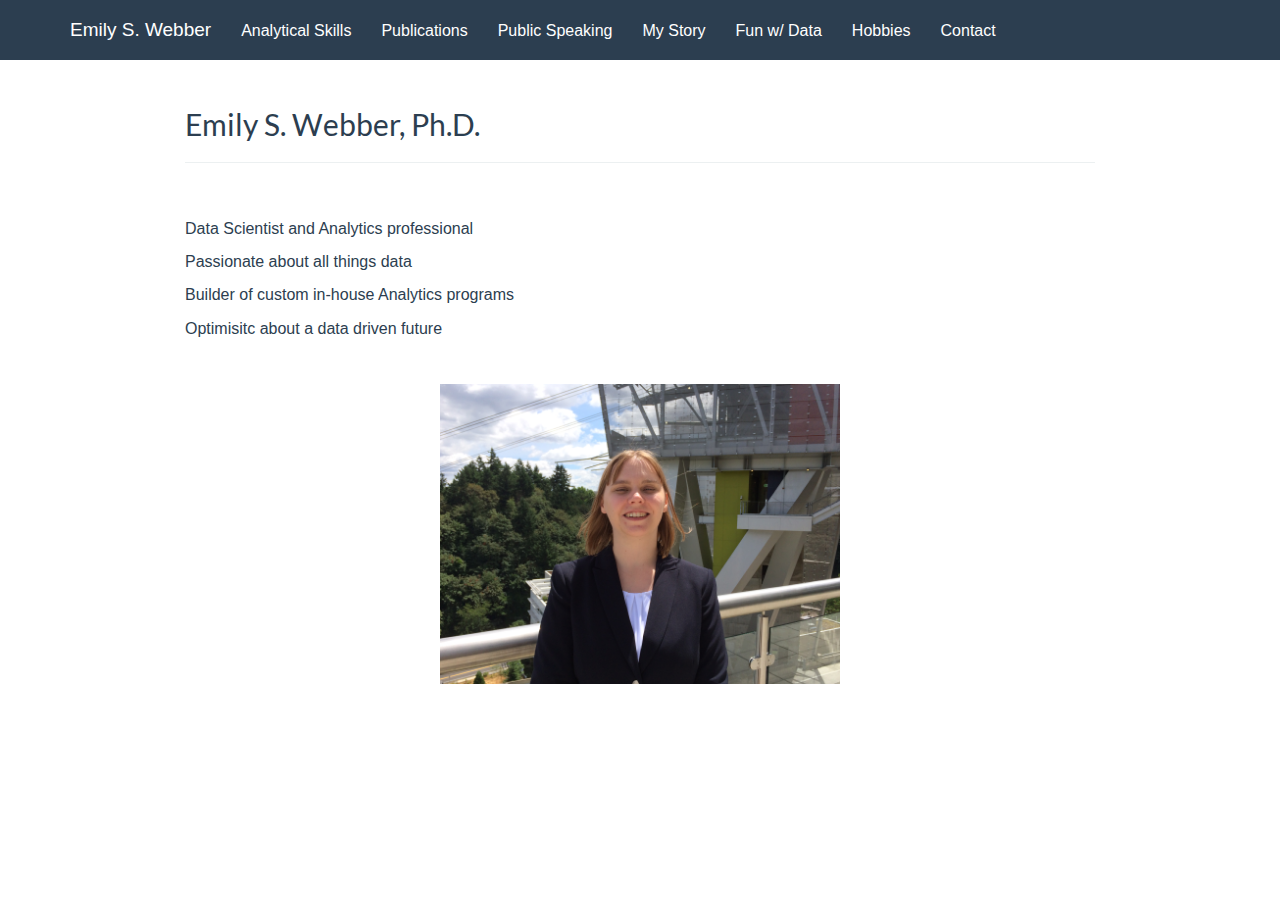
<file: Intro.html>
<!DOCTYPE html>

<html>

<head>

<meta charset="utf-8" />
<meta name="generator" content="pandoc" />
<meta http-equiv="X-UA-Compatible" content="IE=EDGE" />




<title>Intro.knit</title>

<script src="site_libs/header-attrs-2.25/header-attrs.js"></script>
<script src="site_libs/jquery-3.6.0/jquery-3.6.0.min.js"></script>
<meta name="viewport" content="width=device-width, initial-scale=1" />
<link href="site_libs/bootstrap-3.3.5/css/flatly.min.css" rel="stylesheet" />
<script src="site_libs/bootstrap-3.3.5/js/bootstrap.min.js"></script>
<script src="site_libs/bootstrap-3.3.5/shim/html5shiv.min.js"></script>
<script src="site_libs/bootstrap-3.3.5/shim/respond.min.js"></script>
<style>h1 {font-size: 34px;}
       h1.title {font-size: 38px;}
       h2 {font-size: 30px;}
       h3 {font-size: 24px;}
       h4 {font-size: 18px;}
       h5 {font-size: 16px;}
       h6 {font-size: 12px;}
       code {color: inherit; background-color: rgba(0, 0, 0, 0.04);}
       pre:not([class]) { background-color: white }</style>
<script src="site_libs/navigation-1.1/tabsets.js"></script>
<link href="site_libs/highlightjs-9.12.0/default.css" rel="stylesheet" />
<script src="site_libs/highlightjs-9.12.0/highlight.js"></script>

<style type="text/css">
  code{white-space: pre-wrap;}
  span.smallcaps{font-variant: small-caps;}
  span.underline{text-decoration: underline;}
  div.column{display: inline-block; vertical-align: top; width: 50%;}
  div.hanging-indent{margin-left: 1.5em; text-indent: -1.5em;}
  ul.task-list{list-style: none;}
    </style>

<style type="text/css">code{white-space: pre;}</style>
<script type="text/javascript">
if (window.hljs) {
  hljs.configure({languages: []});
  hljs.initHighlightingOnLoad();
  if (document.readyState && document.readyState === "complete") {
    window.setTimeout(function() { hljs.initHighlighting(); }, 0);
  }
}
</script>






<link rel="stylesheet" href="style.css" type="text/css" />



<style type = "text/css">
.main-container {
  max-width: 940px;
  margin-left: auto;
  margin-right: auto;
}
img {
  max-width:100%;
}
.tabbed-pane {
  padding-top: 12px;
}
.html-widget {
  margin-bottom: 20px;
}
button.code-folding-btn:focus {
  outline: none;
}
summary {
  display: list-item;
}
details > summary > p:only-child {
  display: inline;
}
pre code {
  padding: 0;
}
</style>


<style type="text/css">
.dropdown-submenu {
  position: relative;
}
.dropdown-submenu>.dropdown-menu {
  top: 0;
  left: 100%;
  margin-top: -6px;
  margin-left: -1px;
  border-radius: 0 6px 6px 6px;
}
.dropdown-submenu:hover>.dropdown-menu {
  display: block;
}
.dropdown-submenu>a:after {
  display: block;
  content: " ";
  float: right;
  width: 0;
  height: 0;
  border-color: transparent;
  border-style: solid;
  border-width: 5px 0 5px 5px;
  border-left-color: #cccccc;
  margin-top: 5px;
  margin-right: -10px;
}
.dropdown-submenu:hover>a:after {
  border-left-color: #adb5bd;
}
.dropdown-submenu.pull-left {
  float: none;
}
.dropdown-submenu.pull-left>.dropdown-menu {
  left: -100%;
  margin-left: 10px;
  border-radius: 6px 0 6px 6px;
}
</style>

<script type="text/javascript">
// manage active state of menu based on current page
$(document).ready(function () {
  // active menu anchor
  href = window.location.pathname
  href = href.substr(href.lastIndexOf('/') + 1)
  if (href === "")
    href = "index.html";
  var menuAnchor = $('a[href="' + href + '"]');

  // mark the anchor link active (and if it's in a dropdown, also mark that active)
  var dropdown = menuAnchor.closest('li.dropdown');
  if (window.bootstrap) { // Bootstrap 4+
    menuAnchor.addClass('active');
    dropdown.find('> .dropdown-toggle').addClass('active');
  } else { // Bootstrap 3
    menuAnchor.parent().addClass('active');
    dropdown.addClass('active');
  }

  // Navbar adjustments
  var navHeight = $(".navbar").first().height() + 15;
  var style = document.createElement('style');
  var pt = "padding-top: " + navHeight + "px; ";
  var mt = "margin-top: -" + navHeight + "px; ";
  var css = "";
  // offset scroll position for anchor links (for fixed navbar)
  for (var i = 1; i <= 6; i++) {
    css += ".section h" + i + "{ " + pt + mt + "}\n";
  }
  style.innerHTML = "body {" + pt + "padding-bottom: 40px; }\n" + css;
  document.head.appendChild(style);
});
</script>

<!-- tabsets -->

<style type="text/css">
.tabset-dropdown > .nav-tabs {
  display: inline-table;
  max-height: 500px;
  min-height: 44px;
  overflow-y: auto;
  border: 1px solid #ddd;
  border-radius: 4px;
}

.tabset-dropdown > .nav-tabs > li.active:before, .tabset-dropdown > .nav-tabs.nav-tabs-open:before {
  content: "\e259";
  font-family: 'Glyphicons Halflings';
  display: inline-block;
  padding: 10px;
  border-right: 1px solid #ddd;
}

.tabset-dropdown > .nav-tabs.nav-tabs-open > li.active:before {
  content: "\e258";
  font-family: 'Glyphicons Halflings';
  border: none;
}

.tabset-dropdown > .nav-tabs > li.active {
  display: block;
}

.tabset-dropdown > .nav-tabs > li > a,
.tabset-dropdown > .nav-tabs > li > a:focus,
.tabset-dropdown > .nav-tabs > li > a:hover {
  border: none;
  display: inline-block;
  border-radius: 4px;
  background-color: transparent;
}

.tabset-dropdown > .nav-tabs.nav-tabs-open > li {
  display: block;
  float: none;
}

.tabset-dropdown > .nav-tabs > li {
  display: none;
}
</style>

<!-- code folding -->




</head>

<body>


<div class="container-fluid main-container">




<div class="navbar navbar-default  navbar-fixed-top" role="navigation">
  <div class="container">
    <div class="navbar-header">
      <button type="button" class="navbar-toggle collapsed" data-toggle="collapse" data-bs-toggle="collapse" data-target="#navbar" data-bs-target="#navbar">
        <span class="icon-bar"></span>
        <span class="icon-bar"></span>
        <span class="icon-bar"></span>
      </button>
      <a class="navbar-brand" href="index.html">Emily S. Webber</a>
    </div>
    <div id="navbar" class="navbar-collapse collapse">
      <ul class="nav navbar-nav">
        <li>
  <a href="Skills.html">Analytical Skills</a>
</li>
<li>
  <a href="Pubs.html">Publications</a>
</li>
<li>
  <a href="PubSpeak.html">Public Speaking</a>
</li>
<li>
  <a href="about.html">My Story</a>
</li>
<li>
  <a href="data.html">Fun w/ Data</a>
</li>
<li>
  <a href="hobbies.html">Hobbies</a>
</li>
<li>
  <a href="contact.html">Contact</a>
</li>
      </ul>
      <ul class="nav navbar-nav navbar-right">
        
      </ul>
    </div><!--/.nav-collapse -->
  </div><!--/.container -->
</div><!--/.navbar -->

<div id="header">




</div>


<p>   </p>
<div id="emily-s.-webber-ph.d." class="section level2">
<h2>Emily S. Webber, Ph.D.</h2>
<hr />
<p> </p>
<p>Data Scientist and Analytics professional  </p>
<p>Passionate about all things data  </p>
<p>Builder of custom in-house Analytics programs  </p>
<p>Optimisitc about a data driven future</p>
<p> </p>
<p><img
src="interview.JPG" /></p>
</div>




</div>

<script>

// add bootstrap table styles to pandoc tables
function bootstrapStylePandocTables() {
  $('tr.odd').parent('tbody').parent('table').addClass('table table-condensed');
}
$(document).ready(function () {
  bootstrapStylePandocTables();
});


</script>

<!-- tabsets -->

<script>
$(document).ready(function () {
  window.buildTabsets("TOC");
});

$(document).ready(function () {
  $('.tabset-dropdown > .nav-tabs > li').click(function () {
    $(this).parent().toggleClass('nav-tabs-open');
  });
});
</script>

<!-- code folding -->


<!-- dynamically load mathjax for compatibility with self-contained -->
<script>
  (function () {
    var script = document.createElement("script");
    script.type = "text/javascript";
    script.src  = "https://mathjax.rstudio.com/latest/MathJax.js?config=TeX-AMS-MML_HTMLorMML";
    document.getElementsByTagName("head")[0].appendChild(script);
  })();
</script>

</body>
</html>
</file>
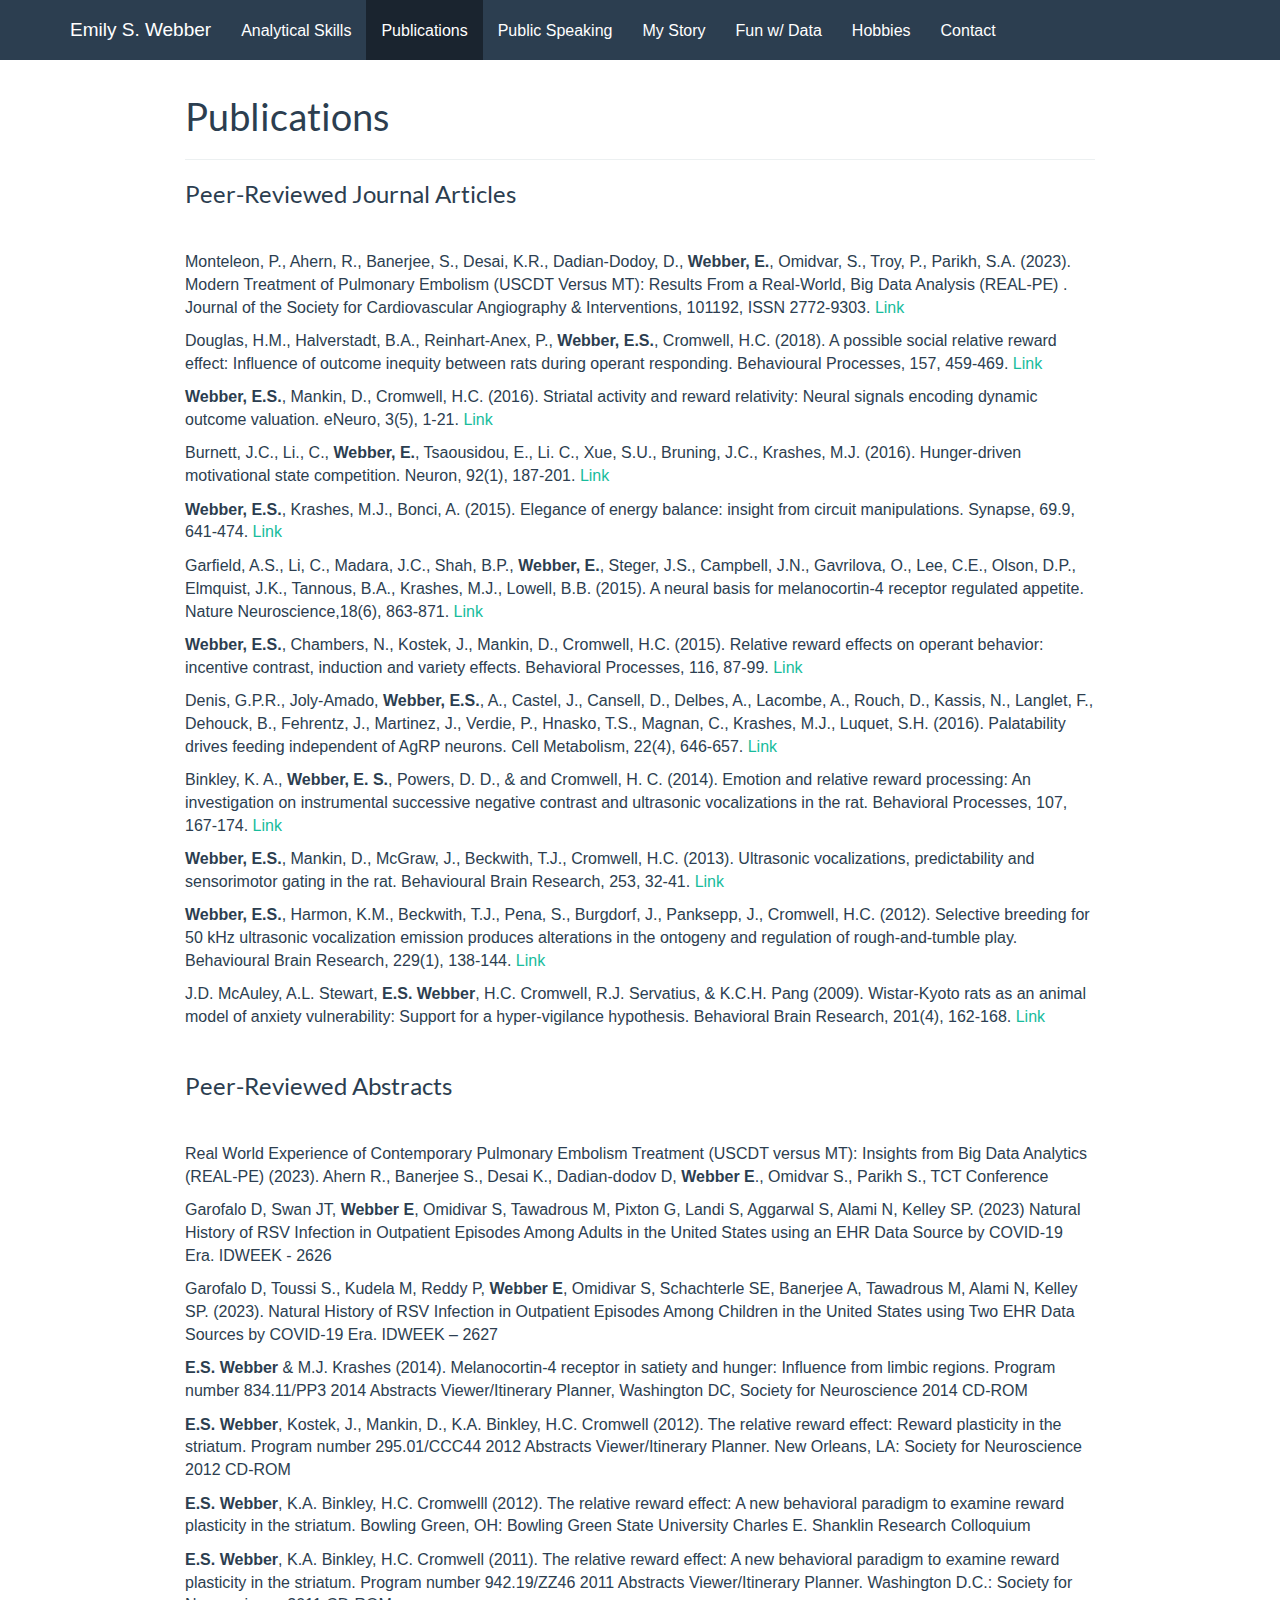
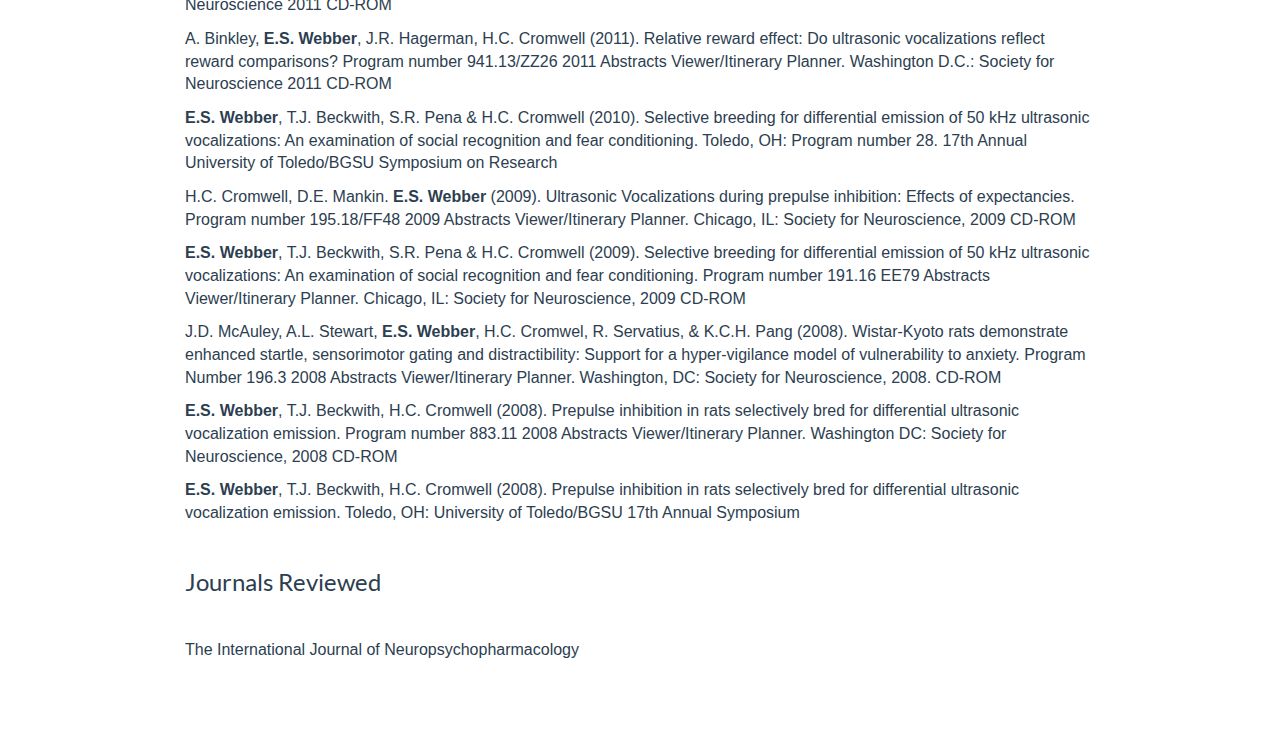
<file: Pubs.html>
<!DOCTYPE html>

<html>

<head>

<meta charset="utf-8" />
<meta name="generator" content="pandoc" />
<meta http-equiv="X-UA-Compatible" content="IE=EDGE" />




<title>Publications</title>

<script src="site_libs/header-attrs-2.25/header-attrs.js"></script>
<script src="site_libs/jquery-3.6.0/jquery-3.6.0.min.js"></script>
<meta name="viewport" content="width=device-width, initial-scale=1" />
<link href="site_libs/bootstrap-3.3.5/css/flatly.min.css" rel="stylesheet" />
<script src="site_libs/bootstrap-3.3.5/js/bootstrap.min.js"></script>
<script src="site_libs/bootstrap-3.3.5/shim/html5shiv.min.js"></script>
<script src="site_libs/bootstrap-3.3.5/shim/respond.min.js"></script>
<style>h1 {font-size: 34px;}
       h1.title {font-size: 38px;}
       h2 {font-size: 30px;}
       h3 {font-size: 24px;}
       h4 {font-size: 18px;}
       h5 {font-size: 16px;}
       h6 {font-size: 12px;}
       code {color: inherit; background-color: rgba(0, 0, 0, 0.04);}
       pre:not([class]) { background-color: white }</style>
<script src="site_libs/navigation-1.1/tabsets.js"></script>
<link href="site_libs/highlightjs-9.12.0/default.css" rel="stylesheet" />
<script src="site_libs/highlightjs-9.12.0/highlight.js"></script>

<style type="text/css">
  code{white-space: pre-wrap;}
  span.smallcaps{font-variant: small-caps;}
  span.underline{text-decoration: underline;}
  div.column{display: inline-block; vertical-align: top; width: 50%;}
  div.hanging-indent{margin-left: 1.5em; text-indent: -1.5em;}
  ul.task-list{list-style: none;}
    </style>

<style type="text/css">code{white-space: pre;}</style>
<script type="text/javascript">
if (window.hljs) {
  hljs.configure({languages: []});
  hljs.initHighlightingOnLoad();
  if (document.readyState && document.readyState === "complete") {
    window.setTimeout(function() { hljs.initHighlighting(); }, 0);
  }
}
</script>






<link rel="stylesheet" href="style.css" type="text/css" />



<style type = "text/css">
.main-container {
  max-width: 940px;
  margin-left: auto;
  margin-right: auto;
}
img {
  max-width:100%;
}
.tabbed-pane {
  padding-top: 12px;
}
.html-widget {
  margin-bottom: 20px;
}
button.code-folding-btn:focus {
  outline: none;
}
summary {
  display: list-item;
}
details > summary > p:only-child {
  display: inline;
}
pre code {
  padding: 0;
}
</style>


<style type="text/css">
.dropdown-submenu {
  position: relative;
}
.dropdown-submenu>.dropdown-menu {
  top: 0;
  left: 100%;
  margin-top: -6px;
  margin-left: -1px;
  border-radius: 0 6px 6px 6px;
}
.dropdown-submenu:hover>.dropdown-menu {
  display: block;
}
.dropdown-submenu>a:after {
  display: block;
  content: " ";
  float: right;
  width: 0;
  height: 0;
  border-color: transparent;
  border-style: solid;
  border-width: 5px 0 5px 5px;
  border-left-color: #cccccc;
  margin-top: 5px;
  margin-right: -10px;
}
.dropdown-submenu:hover>a:after {
  border-left-color: #adb5bd;
}
.dropdown-submenu.pull-left {
  float: none;
}
.dropdown-submenu.pull-left>.dropdown-menu {
  left: -100%;
  margin-left: 10px;
  border-radius: 6px 0 6px 6px;
}
</style>

<script type="text/javascript">
// manage active state of menu based on current page
$(document).ready(function () {
  // active menu anchor
  href = window.location.pathname
  href = href.substr(href.lastIndexOf('/') + 1)
  if (href === "")
    href = "index.html";
  var menuAnchor = $('a[href="' + href + '"]');

  // mark the anchor link active (and if it's in a dropdown, also mark that active)
  var dropdown = menuAnchor.closest('li.dropdown');
  if (window.bootstrap) { // Bootstrap 4+
    menuAnchor.addClass('active');
    dropdown.find('> .dropdown-toggle').addClass('active');
  } else { // Bootstrap 3
    menuAnchor.parent().addClass('active');
    dropdown.addClass('active');
  }

  // Navbar adjustments
  var navHeight = $(".navbar").first().height() + 15;
  var style = document.createElement('style');
  var pt = "padding-top: " + navHeight + "px; ";
  var mt = "margin-top: -" + navHeight + "px; ";
  var css = "";
  // offset scroll position for anchor links (for fixed navbar)
  for (var i = 1; i <= 6; i++) {
    css += ".section h" + i + "{ " + pt + mt + "}\n";
  }
  style.innerHTML = "body {" + pt + "padding-bottom: 40px; }\n" + css;
  document.head.appendChild(style);
});
</script>

<!-- tabsets -->

<style type="text/css">
.tabset-dropdown > .nav-tabs {
  display: inline-table;
  max-height: 500px;
  min-height: 44px;
  overflow-y: auto;
  border: 1px solid #ddd;
  border-radius: 4px;
}

.tabset-dropdown > .nav-tabs > li.active:before, .tabset-dropdown > .nav-tabs.nav-tabs-open:before {
  content: "\e259";
  font-family: 'Glyphicons Halflings';
  display: inline-block;
  padding: 10px;
  border-right: 1px solid #ddd;
}

.tabset-dropdown > .nav-tabs.nav-tabs-open > li.active:before {
  content: "\e258";
  font-family: 'Glyphicons Halflings';
  border: none;
}

.tabset-dropdown > .nav-tabs > li.active {
  display: block;
}

.tabset-dropdown > .nav-tabs > li > a,
.tabset-dropdown > .nav-tabs > li > a:focus,
.tabset-dropdown > .nav-tabs > li > a:hover {
  border: none;
  display: inline-block;
  border-radius: 4px;
  background-color: transparent;
}

.tabset-dropdown > .nav-tabs.nav-tabs-open > li {
  display: block;
  float: none;
}

.tabset-dropdown > .nav-tabs > li {
  display: none;
}
</style>

<!-- code folding -->




</head>

<body>


<div class="container-fluid main-container">




<div class="navbar navbar-default  navbar-fixed-top" role="navigation">
  <div class="container">
    <div class="navbar-header">
      <button type="button" class="navbar-toggle collapsed" data-toggle="collapse" data-bs-toggle="collapse" data-target="#navbar" data-bs-target="#navbar">
        <span class="icon-bar"></span>
        <span class="icon-bar"></span>
        <span class="icon-bar"></span>
      </button>
      <a class="navbar-brand" href="index.html">Emily S. Webber</a>
    </div>
    <div id="navbar" class="navbar-collapse collapse">
      <ul class="nav navbar-nav">
        <li>
  <a href="Skills.html">Analytical Skills</a>
</li>
<li>
  <a href="Pubs.html">Publications</a>
</li>
<li>
  <a href="PubSpeak.html">Public Speaking</a>
</li>
<li>
  <a href="about.html">My Story</a>
</li>
<li>
  <a href="data.html">Fun w/ Data</a>
</li>
<li>
  <a href="hobbies.html">Hobbies</a>
</li>
<li>
  <a href="contact.html">Contact</a>
</li>
      </ul>
      <ul class="nav navbar-nav navbar-right">
        
      </ul>
    </div><!--/.nav-collapse -->
  </div><!--/.container -->
</div><!--/.navbar -->

<div id="header">



<h1 class="title toc-ignore">Publications</h1>

</div>


<hr />
<div id="peer-reviewed-journal-articles" class="section level3">
<h3>Peer-Reviewed Journal Articles</h3>
<p> </p>
<p>Monteleon, P., Ahern, R., Banerjee, S., Desai, K.R., Dadian-Dodoy,
D., <strong>Webber, E.</strong>, Omidvar, S., Troy, P., Parikh, S.A.
(2023). Modern Treatment of Pulmonary Embolism (USCDT Versus MT):
Results From a Real-World, Big Data Analysis (REAL-PE) . Journal of the
Society for Cardiovascular Angiography &amp; Interventions, 101192, ISSN
2772-9303. <a
href="https://doi.org/10.1016/j.jscai.2023.101192">Link</a></p>
<p>Douglas, H.M., Halverstadt, B.A., Reinhart-Anex, P., <strong>Webber,
E.S.</strong>, Cromwell, H.C. (2018). A possible social relative reward
effect: Influence of outcome inequity between rats during operant
responding. Behavioural Processes, 157, 459-469. <a
href="https://www.sciencedirect.com/science/article/abs/pii/S0376635717306162">Link</a></p>
<p><strong>Webber, E.S.</strong>, Mankin, D., Cromwell, H.C. (2016).
Striatal activity and reward relativity: Neural signals encoding dynamic
outcome valuation. eNeuro, 3(5), 1-21. <a
href="https://pubmed.ncbi.nlm.nih.gov/27822506/">Link</a></p>
<p>Burnett, J.C., Li., C., <strong>Webber, E.</strong>, Tsaousidou, E.,
Li. C., Xue, S.U., Bruning, J.C., Krashes, M.J. (2016). Hunger-driven
motivational state competition. Neuron, 92(1), 187-201. <a
href="https://pubmed.ncbi.nlm.nih.gov/27693254/">Link</a></p>
<p><strong>Webber, E.S.</strong>, Krashes, M.J., Bonci, A. (2015).
Elegance of energy balance: insight from circuit manipulations. Synapse,
69.9, 641-474. <a
href="https://pubmed.ncbi.nlm.nih.gov/26126768/">Link</a></p>
<p>Garfield, A.S., Li, C., Madara, J.C., Shah, B.P., <strong>Webber,
E.</strong>, Steger, J.S., Campbell, J.N., Gavrilova, O., Lee, C.E.,
Olson, D.P., Elmquist, J.K., Tannous, B.A., Krashes, M.J., Lowell, B.B.
(2015). A neural basis for melanocortin-4 receptor regulated appetite.
Nature Neuroscience,18(6), 863-871. <a
href="https://pubmed.ncbi.nlm.nih.gov/25915476/">Link</a>  </p>
<p><strong>Webber, E.S.</strong>, Chambers, N., Kostek, J., Mankin, D.,
Cromwell, H.C. (2015). Relative reward effects on operant behavior:
incentive contrast, induction and variety effects. Behavioral Processes,
116, 87-99. <a
href="https://www.ncbi.nlm.nih.gov/pmc/articles/PMC4458168/">Link</a>
 </p>
<p>Denis, G.P.R., Joly-Amado, <strong>Webber, E.S.</strong>, A., Castel,
J., Cansell, D., Delbes, A., Lacombe, A., Rouch, D., Kassis, N.,
Langlet, F., Dehouck, B., Fehrentz, J., Martinez, J., Verdie, P.,
Hnasko, T.S., Magnan, C., Krashes, M.J., Luquet, S.H. (2016).
Palatability drives feeding independent of AgRP neurons. Cell
Metabolism, 22(4), 646-657. <a
href="https://www.cell.com/cell-metabolism/pdf/S1550-4131(15)00340-X.pdf">Link</a>
 </p>
<p>Binkley, K. A., <strong>Webber, E. S.</strong>, Powers, D. D., &amp;
and Cromwell, H. C. (2014). Emotion and relative reward processing: An
investigation on instrumental successive negative contrast and
ultrasonic vocalizations in the rat. Behavioral Processes, 107, 167-174.
<a href="https://pubmed.ncbi.nlm.nih.gov/25150068/">Link</a>  </p>
<p><strong>Webber, E.S.</strong>, Mankin, D., McGraw, J., Beckwith,
T.J., Cromwell, H.C. (2013). Ultrasonic vocalizations, predictability
and sensorimotor gating in the rat. Behavioural Brain Research, 253,
32-41. <a href="https://pubmed.ncbi.nlm.nih.gov/25150068/">Link</a>
 </p>
<p><strong>Webber, E.S.</strong>, Harmon, K.M., Beckwith, T.J., Pena,
S., Burgdorf, J., Panksepp, J., Cromwell, H.C. (2012). Selective
breeding for 50 kHz ultrasonic vocalization emission produces
alterations in the ontogeny and regulation of rough-and-tumble play.
Behavioural Brain Research, 229(1), 138-144. <a
href="https://pubmed.ncbi.nlm.nih.gov/22266925/">Link</a></p>
<p>J.D. McAuley, A.L. Stewart, <strong>E.S. Webber</strong>, H.C.
Cromwell, R.J. Servatius, &amp; K.C.H. Pang (2009). Wistar-Kyoto rats as
an animal model of anxiety vulnerability: Support for a hyper-vigilance
hypothesis. Behavioral Brain Research, 201(4), 162-168. <a
href="https://pubmed.ncbi.nlm.nih.gov/22266925/">Link</a></p>
<p> </p>
</div>
<div id="peer-reviewed-abstracts" class="section level3">
<h3>Peer-Reviewed Abstracts</h3>
<p> </p>
<p>Real World Experience of Contemporary Pulmonary Embolism Treatment
(USCDT versus MT): Insights from Big Data Analytics (REAL-PE) (2023).
Ahern R., Banerjee S., Desai K., Dadian-dodov D, <strong>Webber
E</strong>., Omidvar S., Parikh S., TCT Conference</p>
<p>Garofalo D, Swan JT, <strong>Webber E</strong>, Omidivar S, Tawadrous
M, Pixton G, Landi S, Aggarwal S, Alami N, Kelley SP. (2023) Natural
History of RSV Infection in Outpatient Episodes Among Adults in the
United States using an EHR Data Source by COVID-19 Era. IDWEEK -
2626</p>
<p>Garofalo D, Toussi S., Kudela M, Reddy P, <strong>Webber E</strong>,
Omidivar S, Schachterle SE, Banerjee A, Tawadrous M, Alami N, Kelley SP.
(2023). Natural History of RSV Infection in Outpatient Episodes Among
Children in the United States using Two EHR Data Sources by COVID-19
Era. IDWEEK – 2627</p>
<p><strong>E.S. Webber</strong> &amp; M.J. Krashes (2014).
Melanocortin-4 receptor in satiety and hunger: Influence from limbic
regions. Program number 834.11/PP3 2014 Abstracts Viewer/Itinerary
Planner, Washington DC, Society for Neuroscience 2014 CD-ROM</p>
<p><strong>E.S. Webber</strong>, Kostek, J., Mankin, D., K.A. Binkley,
H.C. Cromwell (2012). The relative reward effect: Reward plasticity in
the striatum. Program number 295.01/CCC44 2012 Abstracts
Viewer/Itinerary Planner. New Orleans, LA: Society for Neuroscience 2012
CD-ROM</p>
<p><strong>E.S. Webber</strong>, K.A. Binkley, H.C. Cromwelll (2012).
The relative reward effect: A new behavioral paradigm to examine reward
plasticity in the striatum. Bowling Green, OH: Bowling Green State
University Charles E. Shanklin Research Colloquium</p>
<p><strong>E.S. Webber</strong>, K.A. Binkley, H.C. Cromwell (2011). The
relative reward effect: A new behavioral paradigm to examine reward
plasticity in the striatum. Program number 942.19/ZZ46 2011 Abstracts
Viewer/Itinerary Planner. Washington D.C.: Society for Neuroscience 2011
CD-ROM</p>
<p>A. Binkley, <strong>E.S. Webber</strong>, J.R. Hagerman, H.C.
Cromwell (2011). Relative reward effect: Do ultrasonic vocalizations
reflect reward comparisons? Program number 941.13/ZZ26 2011 Abstracts
Viewer/Itinerary Planner. Washington D.C.: Society for Neuroscience 2011
CD-ROM</p>
<p><strong>E.S. Webber</strong>, T.J. Beckwith, S.R. Pena &amp; H.C.
Cromwell (2010). Selective breeding for differential emission of 50 kHz
ultrasonic vocalizations: An examination of social recognition and fear
conditioning. Toledo, OH: Program number 28. 17th Annual University of
Toledo/BGSU Symposium on Research</p>
<p>H.C. Cromwell, D.E. Mankin. <strong>E.S. Webber</strong> (2009).
Ultrasonic Vocalizations during prepulse inhibition: Effects of
expectancies. Program number 195.18/FF48 2009 Abstracts Viewer/Itinerary
Planner. Chicago, IL: Society for Neuroscience, 2009 CD-ROM</p>
<p><strong>E.S. Webber</strong>, T.J. Beckwith, S.R. Pena &amp; H.C.
Cromwell (2009). Selective breeding for differential emission of 50 kHz
ultrasonic vocalizations: An examination of social recognition and fear
conditioning. Program number 191.16 EE79 Abstracts Viewer/Itinerary
Planner. Chicago, IL: Society for Neuroscience, 2009 CD-ROM</p>
<p>J.D. McAuley, A.L. Stewart, <strong>E.S. Webber</strong>, H.C.
Cromwel, R. Servatius, &amp; K.C.H. Pang (2008). Wistar-Kyoto rats
demonstrate enhanced startle, sensorimotor gating and distractibility:
Support for a hyper-vigilance model of vulnerability to anxiety. Program
Number 196.3 2008 Abstracts Viewer/Itinerary Planner. Washington, DC:
Society for Neuroscience, 2008. CD-ROM</p>
<p><strong>E.S. Webber</strong>, T.J. Beckwith, H.C. Cromwell (2008).
Prepulse inhibition in rats selectively bred for differential ultrasonic
vocalization emission. Program number 883.11 2008 Abstracts
Viewer/Itinerary Planner. Washington DC: Society for Neuroscience, 2008
CD-ROM</p>
<p><strong>E.S. Webber</strong>, T.J. Beckwith, H.C. Cromwell (2008).
Prepulse inhibition in rats selectively bred for differential ultrasonic
vocalization emission. Toledo, OH: University of Toledo/BGSU 17th Annual
Symposium</p>
<p> </p>
</div>
<div id="journals-reviewed" class="section level3">
<h3>Journals Reviewed</h3>
<p> </p>
<p>The International Journal of Neuropsychopharmacology</p>
<p>   </p>
<link rel="stylesheet" href="style.css" type="text/css" />
<script>
  (function(i,s,o,g,r,a,m){i['GoogleAnalyticsObject']=r;i[r]=i[r]||function(){
  (i[r].q=i[r].q||[]).push(arguments)},i[r].l=1*new Date();a=s.createElement(o),
  m=s.getElementsByTagName(o)[0];a.async=1;a.src=g;m.parentNode.insertBefore(a,m)
  })(window,document,'script','https://www.google-analytics.com/analytics.js','ga');

  ga('create', 'UA-91308049-1', 'auto');
  ga('send', 'pageview');

</script>
<!-- Go to www.addthis.com/dashboard to customize your tools -->
<script type="text/javascript" src="//s7.addthis.com/js/300/addthis_widget.js#pubid=ra-589036a8549be1ce"></script>
</div>




</div>

<script>

// add bootstrap table styles to pandoc tables
function bootstrapStylePandocTables() {
  $('tr.odd').parent('tbody').parent('table').addClass('table table-condensed');
}
$(document).ready(function () {
  bootstrapStylePandocTables();
});


</script>

<!-- tabsets -->

<script>
$(document).ready(function () {
  window.buildTabsets("TOC");
});

$(document).ready(function () {
  $('.tabset-dropdown > .nav-tabs > li').click(function () {
    $(this).parent().toggleClass('nav-tabs-open');
  });
});
</script>

<!-- code folding -->


<!-- dynamically load mathjax for compatibility with self-contained -->
<script>
  (function () {
    var script = document.createElement("script");
    script.type = "text/javascript";
    script.src  = "https://mathjax.rstudio.com/latest/MathJax.js?config=TeX-AMS-MML_HTMLorMML";
    document.getElementsByTagName("head")[0].appendChild(script);
  })();
</script>

</body>
</html>
</file>
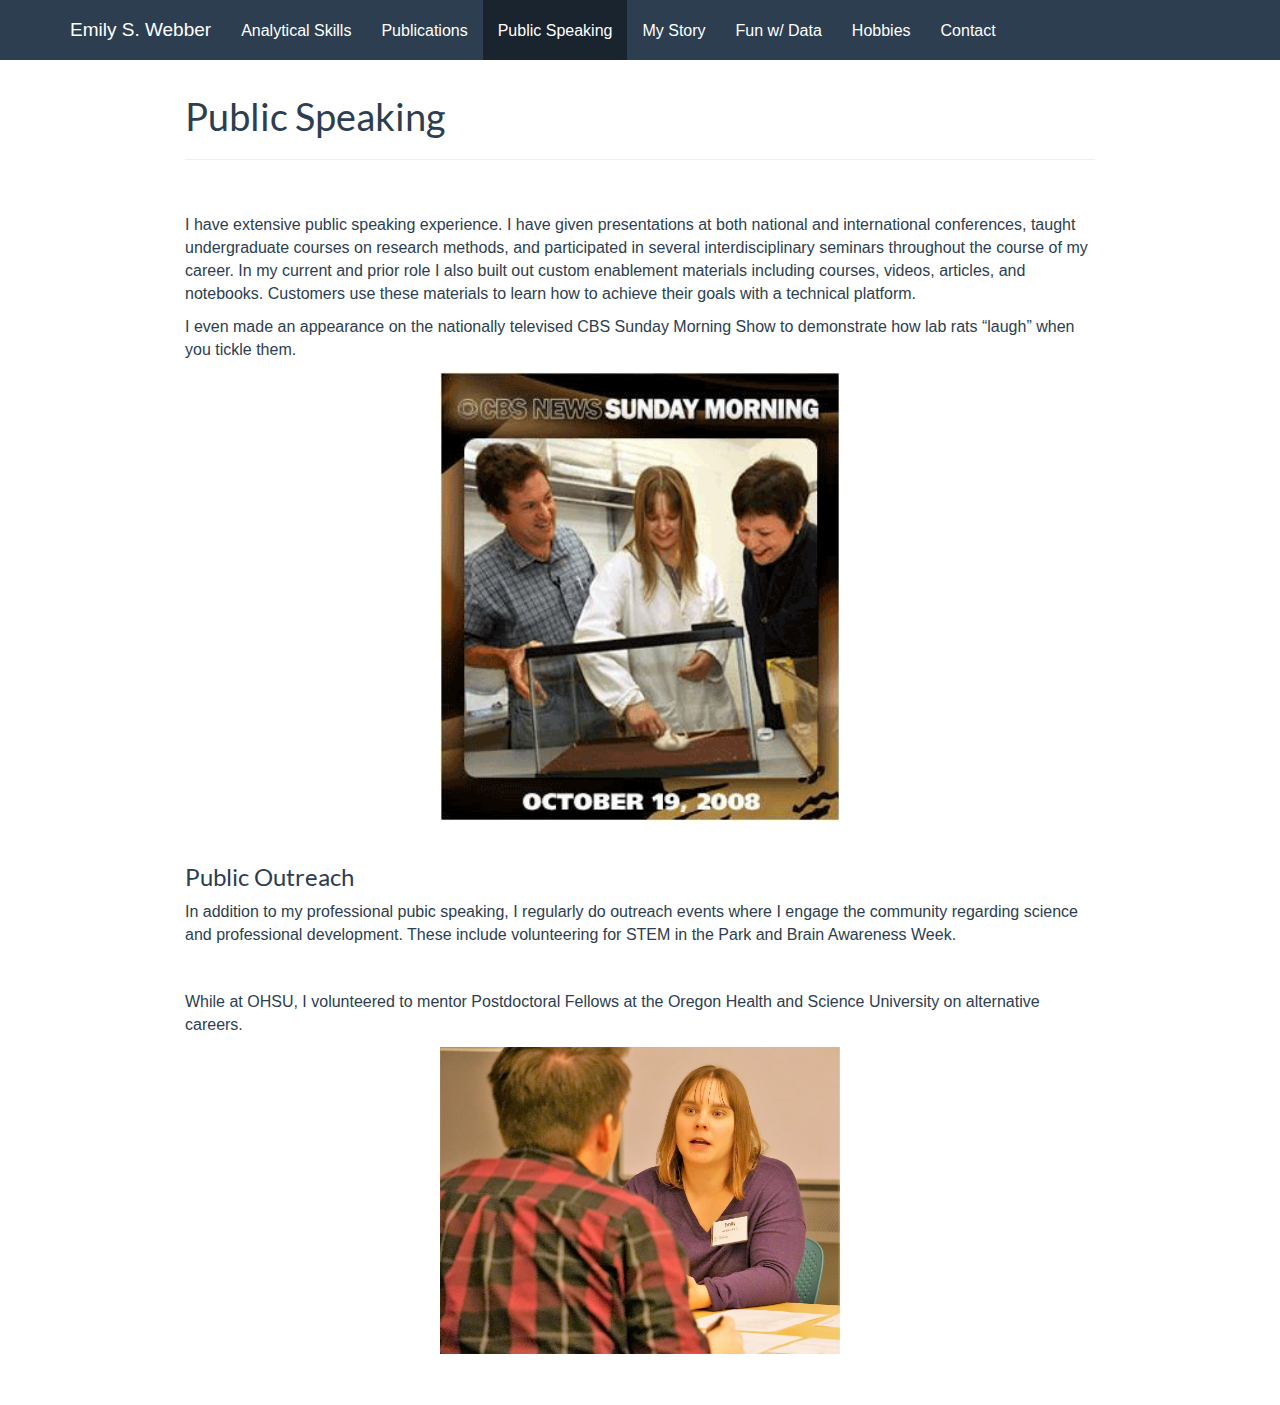
<file: PubSpeak.html>
<!DOCTYPE html>

<html>

<head>

<meta charset="utf-8" />
<meta name="generator" content="pandoc" />
<meta http-equiv="X-UA-Compatible" content="IE=EDGE" />




<title>Public Speaking</title>

<script src="site_libs/header-attrs-2.25/header-attrs.js"></script>
<script src="site_libs/jquery-3.6.0/jquery-3.6.0.min.js"></script>
<meta name="viewport" content="width=device-width, initial-scale=1" />
<link href="site_libs/bootstrap-3.3.5/css/flatly.min.css" rel="stylesheet" />
<script src="site_libs/bootstrap-3.3.5/js/bootstrap.min.js"></script>
<script src="site_libs/bootstrap-3.3.5/shim/html5shiv.min.js"></script>
<script src="site_libs/bootstrap-3.3.5/shim/respond.min.js"></script>
<style>h1 {font-size: 34px;}
       h1.title {font-size: 38px;}
       h2 {font-size: 30px;}
       h3 {font-size: 24px;}
       h4 {font-size: 18px;}
       h5 {font-size: 16px;}
       h6 {font-size: 12px;}
       code {color: inherit; background-color: rgba(0, 0, 0, 0.04);}
       pre:not([class]) { background-color: white }</style>
<script src="site_libs/navigation-1.1/tabsets.js"></script>
<link href="site_libs/highlightjs-9.12.0/default.css" rel="stylesheet" />
<script src="site_libs/highlightjs-9.12.0/highlight.js"></script>

<style type="text/css">
  code{white-space: pre-wrap;}
  span.smallcaps{font-variant: small-caps;}
  span.underline{text-decoration: underline;}
  div.column{display: inline-block; vertical-align: top; width: 50%;}
  div.hanging-indent{margin-left: 1.5em; text-indent: -1.5em;}
  ul.task-list{list-style: none;}
    </style>

<style type="text/css">code{white-space: pre;}</style>
<script type="text/javascript">
if (window.hljs) {
  hljs.configure({languages: []});
  hljs.initHighlightingOnLoad();
  if (document.readyState && document.readyState === "complete") {
    window.setTimeout(function() { hljs.initHighlighting(); }, 0);
  }
}
</script>






<link rel="stylesheet" href="style.css" type="text/css" />



<style type = "text/css">
.main-container {
  max-width: 940px;
  margin-left: auto;
  margin-right: auto;
}
img {
  max-width:100%;
}
.tabbed-pane {
  padding-top: 12px;
}
.html-widget {
  margin-bottom: 20px;
}
button.code-folding-btn:focus {
  outline: none;
}
summary {
  display: list-item;
}
details > summary > p:only-child {
  display: inline;
}
pre code {
  padding: 0;
}
</style>


<style type="text/css">
.dropdown-submenu {
  position: relative;
}
.dropdown-submenu>.dropdown-menu {
  top: 0;
  left: 100%;
  margin-top: -6px;
  margin-left: -1px;
  border-radius: 0 6px 6px 6px;
}
.dropdown-submenu:hover>.dropdown-menu {
  display: block;
}
.dropdown-submenu>a:after {
  display: block;
  content: " ";
  float: right;
  width: 0;
  height: 0;
  border-color: transparent;
  border-style: solid;
  border-width: 5px 0 5px 5px;
  border-left-color: #cccccc;
  margin-top: 5px;
  margin-right: -10px;
}
.dropdown-submenu:hover>a:after {
  border-left-color: #adb5bd;
}
.dropdown-submenu.pull-left {
  float: none;
}
.dropdown-submenu.pull-left>.dropdown-menu {
  left: -100%;
  margin-left: 10px;
  border-radius: 6px 0 6px 6px;
}
</style>

<script type="text/javascript">
// manage active state of menu based on current page
$(document).ready(function () {
  // active menu anchor
  href = window.location.pathname
  href = href.substr(href.lastIndexOf('/') + 1)
  if (href === "")
    href = "index.html";
  var menuAnchor = $('a[href="' + href + '"]');

  // mark the anchor link active (and if it's in a dropdown, also mark that active)
  var dropdown = menuAnchor.closest('li.dropdown');
  if (window.bootstrap) { // Bootstrap 4+
    menuAnchor.addClass('active');
    dropdown.find('> .dropdown-toggle').addClass('active');
  } else { // Bootstrap 3
    menuAnchor.parent().addClass('active');
    dropdown.addClass('active');
  }

  // Navbar adjustments
  var navHeight = $(".navbar").first().height() + 15;
  var style = document.createElement('style');
  var pt = "padding-top: " + navHeight + "px; ";
  var mt = "margin-top: -" + navHeight + "px; ";
  var css = "";
  // offset scroll position for anchor links (for fixed navbar)
  for (var i = 1; i <= 6; i++) {
    css += ".section h" + i + "{ " + pt + mt + "}\n";
  }
  style.innerHTML = "body {" + pt + "padding-bottom: 40px; }\n" + css;
  document.head.appendChild(style);
});
</script>

<!-- tabsets -->

<style type="text/css">
.tabset-dropdown > .nav-tabs {
  display: inline-table;
  max-height: 500px;
  min-height: 44px;
  overflow-y: auto;
  border: 1px solid #ddd;
  border-radius: 4px;
}

.tabset-dropdown > .nav-tabs > li.active:before, .tabset-dropdown > .nav-tabs.nav-tabs-open:before {
  content: "\e259";
  font-family: 'Glyphicons Halflings';
  display: inline-block;
  padding: 10px;
  border-right: 1px solid #ddd;
}

.tabset-dropdown > .nav-tabs.nav-tabs-open > li.active:before {
  content: "\e258";
  font-family: 'Glyphicons Halflings';
  border: none;
}

.tabset-dropdown > .nav-tabs > li.active {
  display: block;
}

.tabset-dropdown > .nav-tabs > li > a,
.tabset-dropdown > .nav-tabs > li > a:focus,
.tabset-dropdown > .nav-tabs > li > a:hover {
  border: none;
  display: inline-block;
  border-radius: 4px;
  background-color: transparent;
}

.tabset-dropdown > .nav-tabs.nav-tabs-open > li {
  display: block;
  float: none;
}

.tabset-dropdown > .nav-tabs > li {
  display: none;
}
</style>

<!-- code folding -->




</head>

<body>


<div class="container-fluid main-container">




<div class="navbar navbar-default  navbar-fixed-top" role="navigation">
  <div class="container">
    <div class="navbar-header">
      <button type="button" class="navbar-toggle collapsed" data-toggle="collapse" data-bs-toggle="collapse" data-target="#navbar" data-bs-target="#navbar">
        <span class="icon-bar"></span>
        <span class="icon-bar"></span>
        <span class="icon-bar"></span>
      </button>
      <a class="navbar-brand" href="index.html">Emily S. Webber</a>
    </div>
    <div id="navbar" class="navbar-collapse collapse">
      <ul class="nav navbar-nav">
        <li>
  <a href="Skills.html">Analytical Skills</a>
</li>
<li>
  <a href="Pubs.html">Publications</a>
</li>
<li>
  <a href="PubSpeak.html">Public Speaking</a>
</li>
<li>
  <a href="about.html">My Story</a>
</li>
<li>
  <a href="data.html">Fun w/ Data</a>
</li>
<li>
  <a href="hobbies.html">Hobbies</a>
</li>
<li>
  <a href="contact.html">Contact</a>
</li>
      </ul>
      <ul class="nav navbar-nav navbar-right">
        
      </ul>
    </div><!--/.nav-collapse -->
  </div><!--/.container -->
</div><!--/.navbar -->

<div id="header">



<h1 class="title toc-ignore">Public Speaking</h1>

</div>


<hr />
<p>   </p>
<p>I have extensive public speaking experience. I have given
presentations at both national and international conferences, taught
undergraduate courses on research methods, and participated in several
interdisciplinary seminars throughout the course of my career. In my
current and prior role I also built out custom enablement materials
including courses, videos, articles, and notebooks. Customers use these
materials to learn how to achieve their goals with a technical
platform.</p>
<p>I even made an appearance on the nationally televised CBS Sunday
Morning Show to demonstrate how lab rats “laugh” when you tickle
them.</p>
<p><a href="http://www.cbsnews.com/news/a-surprising-look-at-rats/"><img
src="news.bmp" /></a></p>
<p>   </p>
<div id="public-outreach" class="section level3">
<h3>Public Outreach</h3>
<p>In addition to my professional pubic speaking, I regularly do
outreach events where I engage the community regarding science and
professional development. These include volunteering for STEM in the
Park and Brain Awareness Week.</p>
<p>   </p>
<p>While at OHSU, I volunteered to mentor Postdoctoral Fellows at the
Oregon Health and Science University on alternative careers.</p>
<p><a
href="(https://www.ohsu.edu/xd/education/schools/school-of-medicine/news-and-events/postdocs-outside-academia.cfm)"><img
src="SOM.JPG" /></a></p>
<link rel="stylesheet" href="style.css" type="text/css" />
<script>
  (function(i,s,o,g,r,a,m){i['GoogleAnalyticsObject']=r;i[r]=i[r]||function(){
  (i[r].q=i[r].q||[]).push(arguments)},i[r].l=1*new Date();a=s.createElement(o),
  m=s.getElementsByTagName(o)[0];a.async=1;a.src=g;m.parentNode.insertBefore(a,m)
  })(window,document,'script','https://www.google-analytics.com/analytics.js','ga');

  ga('create', 'UA-91308049-1', 'auto');
  ga('send', 'pageview');

</script>
<!-- Go to www.addthis.com/dashboard to customize your tools -->
<script type="text/javascript" src="//s7.addthis.com/js/300/addthis_widget.js#pubid=ra-589036a8549be1ce"></script>
</div>




</div>

<script>

// add bootstrap table styles to pandoc tables
function bootstrapStylePandocTables() {
  $('tr.odd').parent('tbody').parent('table').addClass('table table-condensed');
}
$(document).ready(function () {
  bootstrapStylePandocTables();
});


</script>

<!-- tabsets -->

<script>
$(document).ready(function () {
  window.buildTabsets("TOC");
});

$(document).ready(function () {
  $('.tabset-dropdown > .nav-tabs > li').click(function () {
    $(this).parent().toggleClass('nav-tabs-open');
  });
});
</script>

<!-- code folding -->


<!-- dynamically load mathjax for compatibility with self-contained -->
<script>
  (function () {
    var script = document.createElement("script");
    script.type = "text/javascript";
    script.src  = "https://mathjax.rstudio.com/latest/MathJax.js?config=TeX-AMS-MML_HTMLorMML";
    document.getElementsByTagName("head")[0].appendChild(script);
  })();
</script>

</body>
</html>
</file>
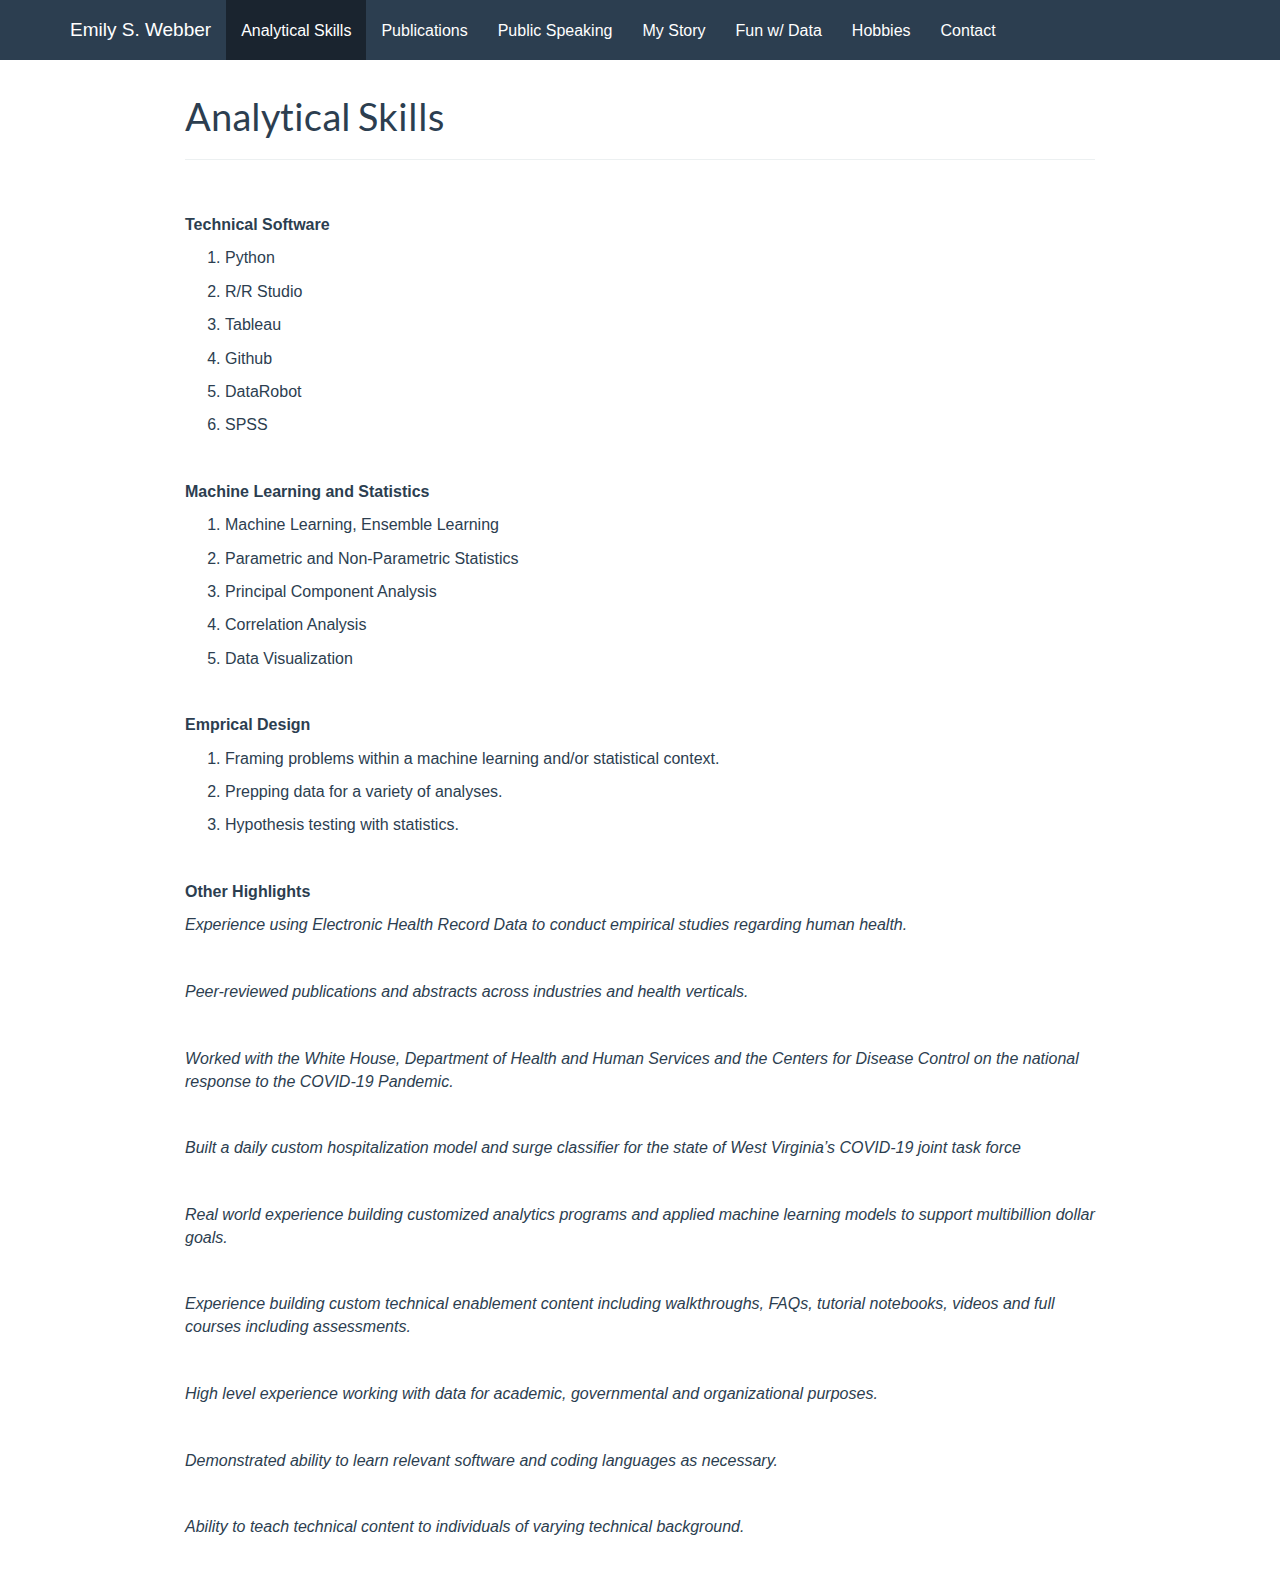
<file: Skills.html>
<!DOCTYPE html>

<html>

<head>

<meta charset="utf-8" />
<meta name="generator" content="pandoc" />
<meta http-equiv="X-UA-Compatible" content="IE=EDGE" />




<title>Analytical Skills</title>

<script src="site_libs/header-attrs-2.25/header-attrs.js"></script>
<script src="site_libs/jquery-3.6.0/jquery-3.6.0.min.js"></script>
<meta name="viewport" content="width=device-width, initial-scale=1" />
<link href="site_libs/bootstrap-3.3.5/css/flatly.min.css" rel="stylesheet" />
<script src="site_libs/bootstrap-3.3.5/js/bootstrap.min.js"></script>
<script src="site_libs/bootstrap-3.3.5/shim/html5shiv.min.js"></script>
<script src="site_libs/bootstrap-3.3.5/shim/respond.min.js"></script>
<style>h1 {font-size: 34px;}
       h1.title {font-size: 38px;}
       h2 {font-size: 30px;}
       h3 {font-size: 24px;}
       h4 {font-size: 18px;}
       h5 {font-size: 16px;}
       h6 {font-size: 12px;}
       code {color: inherit; background-color: rgba(0, 0, 0, 0.04);}
       pre:not([class]) { background-color: white }</style>
<script src="site_libs/navigation-1.1/tabsets.js"></script>
<link href="site_libs/highlightjs-9.12.0/default.css" rel="stylesheet" />
<script src="site_libs/highlightjs-9.12.0/highlight.js"></script>

<style type="text/css">
  code{white-space: pre-wrap;}
  span.smallcaps{font-variant: small-caps;}
  span.underline{text-decoration: underline;}
  div.column{display: inline-block; vertical-align: top; width: 50%;}
  div.hanging-indent{margin-left: 1.5em; text-indent: -1.5em;}
  ul.task-list{list-style: none;}
    </style>

<style type="text/css">code{white-space: pre;}</style>
<script type="text/javascript">
if (window.hljs) {
  hljs.configure({languages: []});
  hljs.initHighlightingOnLoad();
  if (document.readyState && document.readyState === "complete") {
    window.setTimeout(function() { hljs.initHighlighting(); }, 0);
  }
}
</script>






<link rel="stylesheet" href="style.css" type="text/css" />



<style type = "text/css">
.main-container {
  max-width: 940px;
  margin-left: auto;
  margin-right: auto;
}
img {
  max-width:100%;
}
.tabbed-pane {
  padding-top: 12px;
}
.html-widget {
  margin-bottom: 20px;
}
button.code-folding-btn:focus {
  outline: none;
}
summary {
  display: list-item;
}
details > summary > p:only-child {
  display: inline;
}
pre code {
  padding: 0;
}
</style>


<style type="text/css">
.dropdown-submenu {
  position: relative;
}
.dropdown-submenu>.dropdown-menu {
  top: 0;
  left: 100%;
  margin-top: -6px;
  margin-left: -1px;
  border-radius: 0 6px 6px 6px;
}
.dropdown-submenu:hover>.dropdown-menu {
  display: block;
}
.dropdown-submenu>a:after {
  display: block;
  content: " ";
  float: right;
  width: 0;
  height: 0;
  border-color: transparent;
  border-style: solid;
  border-width: 5px 0 5px 5px;
  border-left-color: #cccccc;
  margin-top: 5px;
  margin-right: -10px;
}
.dropdown-submenu:hover>a:after {
  border-left-color: #adb5bd;
}
.dropdown-submenu.pull-left {
  float: none;
}
.dropdown-submenu.pull-left>.dropdown-menu {
  left: -100%;
  margin-left: 10px;
  border-radius: 6px 0 6px 6px;
}
</style>

<script type="text/javascript">
// manage active state of menu based on current page
$(document).ready(function () {
  // active menu anchor
  href = window.location.pathname
  href = href.substr(href.lastIndexOf('/') + 1)
  if (href === "")
    href = "index.html";
  var menuAnchor = $('a[href="' + href + '"]');

  // mark the anchor link active (and if it's in a dropdown, also mark that active)
  var dropdown = menuAnchor.closest('li.dropdown');
  if (window.bootstrap) { // Bootstrap 4+
    menuAnchor.addClass('active');
    dropdown.find('> .dropdown-toggle').addClass('active');
  } else { // Bootstrap 3
    menuAnchor.parent().addClass('active');
    dropdown.addClass('active');
  }

  // Navbar adjustments
  var navHeight = $(".navbar").first().height() + 15;
  var style = document.createElement('style');
  var pt = "padding-top: " + navHeight + "px; ";
  var mt = "margin-top: -" + navHeight + "px; ";
  var css = "";
  // offset scroll position for anchor links (for fixed navbar)
  for (var i = 1; i <= 6; i++) {
    css += ".section h" + i + "{ " + pt + mt + "}\n";
  }
  style.innerHTML = "body {" + pt + "padding-bottom: 40px; }\n" + css;
  document.head.appendChild(style);
});
</script>

<!-- tabsets -->

<style type="text/css">
.tabset-dropdown > .nav-tabs {
  display: inline-table;
  max-height: 500px;
  min-height: 44px;
  overflow-y: auto;
  border: 1px solid #ddd;
  border-radius: 4px;
}

.tabset-dropdown > .nav-tabs > li.active:before, .tabset-dropdown > .nav-tabs.nav-tabs-open:before {
  content: "\e259";
  font-family: 'Glyphicons Halflings';
  display: inline-block;
  padding: 10px;
  border-right: 1px solid #ddd;
}

.tabset-dropdown > .nav-tabs.nav-tabs-open > li.active:before {
  content: "\e258";
  font-family: 'Glyphicons Halflings';
  border: none;
}

.tabset-dropdown > .nav-tabs > li.active {
  display: block;
}

.tabset-dropdown > .nav-tabs > li > a,
.tabset-dropdown > .nav-tabs > li > a:focus,
.tabset-dropdown > .nav-tabs > li > a:hover {
  border: none;
  display: inline-block;
  border-radius: 4px;
  background-color: transparent;
}

.tabset-dropdown > .nav-tabs.nav-tabs-open > li {
  display: block;
  float: none;
}

.tabset-dropdown > .nav-tabs > li {
  display: none;
}
</style>

<!-- code folding -->




</head>

<body>


<div class="container-fluid main-container">




<div class="navbar navbar-default  navbar-fixed-top" role="navigation">
  <div class="container">
    <div class="navbar-header">
      <button type="button" class="navbar-toggle collapsed" data-toggle="collapse" data-bs-toggle="collapse" data-target="#navbar" data-bs-target="#navbar">
        <span class="icon-bar"></span>
        <span class="icon-bar"></span>
        <span class="icon-bar"></span>
      </button>
      <a class="navbar-brand" href="index.html">Emily S. Webber</a>
    </div>
    <div id="navbar" class="navbar-collapse collapse">
      <ul class="nav navbar-nav">
        <li>
  <a href="Skills.html">Analytical Skills</a>
</li>
<li>
  <a href="Pubs.html">Publications</a>
</li>
<li>
  <a href="PubSpeak.html">Public Speaking</a>
</li>
<li>
  <a href="about.html">My Story</a>
</li>
<li>
  <a href="data.html">Fun w/ Data</a>
</li>
<li>
  <a href="hobbies.html">Hobbies</a>
</li>
<li>
  <a href="contact.html">Contact</a>
</li>
      </ul>
      <ul class="nav navbar-nav navbar-right">
        
      </ul>
    </div><!--/.nav-collapse -->
  </div><!--/.container -->
</div><!--/.navbar -->

<div id="header">



<h1 class="title toc-ignore">Analytical Skills</h1>

</div>


<hr />
<p> </p>
<p><strong>Technical Software</strong></p>
<ol style="list-style-type: decimal">
<li><p>Python</p></li>
<li><p>R/R Studio</p></li>
<li><p>Tableau</p></li>
<li><p>Github</p></li>
<li><p>DataRobot</p></li>
<li><p>SPSS</p></li>
</ol>
<p> </p>
<p><strong>Machine Learning and Statistics</strong></p>
<ol style="list-style-type: decimal">
<li><p>Machine Learning, Ensemble Learning</p></li>
<li><p>Parametric and Non-Parametric Statistics</p></li>
<li><p>Principal Component Analysis</p></li>
<li><p>Correlation Analysis</p></li>
<li><p>Data Visualization</p></li>
</ol>
<p> </p>
<p><strong>Emprical Design</strong></p>
<ol style="list-style-type: decimal">
<li><p>Framing problems within a machine learning and/or statistical
context.</p></li>
<li><p>Prepping data for a variety of analyses.</p></li>
<li><p>Hypothesis testing with statistics.</p></li>
</ol>
<p> </p>
<p><strong>Other Highlights</strong></p>
<p><em>Experience using Electronic Health Record Data to conduct
empirical studies regarding human health.</em></p>
<p> </p>
<p><em>Peer-reviewed publications and abstracts across industries and
health verticals.</em></p>
<p> </p>
<p><em>Worked with the White House, Department of Health and Human
Services and the Centers for Disease Control on the national response to
the COVID-19 Pandemic.</em></p>
<p> </p>
<p><em>Built a daily custom hospitalization model and surge classifier
for the state of West Virginia’s COVID-19 joint task force</em></p>
<p> </p>
<p><em>Real world experience building customized analytics programs and
applied machine learning models to support multibillion dollar
goals.</em></p>
<p> </p>
<p><em>Experience building custom technical enablement content including
walkthroughs, FAQs, tutorial notebooks, videos and full courses
including assessments.</em></p>
<p> </p>
<p><em>High level experience working with data for academic,
governmental and organizational purposes.</em></p>
<p> </p>
<p><em>Demonstrated ability to learn relevant software and coding
languages as necessary.</em></p>
<p> </p>
<p><em>Ability to teach technical content to individuals of varying
technical background.</em></p>
<link rel="stylesheet" href="style.css" type="text/css" />
<script>
  (function(i,s,o,g,r,a,m){i['GoogleAnalyticsObject']=r;i[r]=i[r]||function(){
  (i[r].q=i[r].q||[]).push(arguments)},i[r].l=1*new Date();a=s.createElement(o),
  m=s.getElementsByTagName(o)[0];a.async=1;a.src=g;m.parentNode.insertBefore(a,m)
  })(window,document,'script','https://www.google-analytics.com/analytics.js','ga');

  ga('create', 'UA-91308049-1', 'auto');
  ga('send', 'pageview');

</script>
<!-- Go to www.addthis.com/dashboard to customize your tools -->
<script type="text/javascript" src="//s7.addthis.com/js/300/addthis_widget.js#pubid=ra-589036a8549be1ce"></script>




</div>

<script>

// add bootstrap table styles to pandoc tables
function bootstrapStylePandocTables() {
  $('tr.odd').parent('tbody').parent('table').addClass('table table-condensed');
}
$(document).ready(function () {
  bootstrapStylePandocTables();
});


</script>

<!-- tabsets -->

<script>
$(document).ready(function () {
  window.buildTabsets("TOC");
});

$(document).ready(function () {
  $('.tabset-dropdown > .nav-tabs > li').click(function () {
    $(this).parent().toggleClass('nav-tabs-open');
  });
});
</script>

<!-- code folding -->


<!-- dynamically load mathjax for compatibility with self-contained -->
<script>
  (function () {
    var script = document.createElement("script");
    script.type = "text/javascript";
    script.src  = "https://mathjax.rstudio.com/latest/MathJax.js?config=TeX-AMS-MML_HTMLorMML";
    document.getElementsByTagName("head")[0].appendChild(script);
  })();
</script>

</body>
</html>
</file>
<file: site_libs/highlightjs-9.12.0/default.css>
.hljs-literal {
  color: #990073;
}

.hljs-number {
  color: #099;
}

.hljs-comment {
  color: #998;
  font-style: italic;
}

.hljs-keyword {
  color: #900;
  font-weight: bold;
}

.hljs-string {
  color: #d14;
}
</file>
<file: style.css>
img {
  width: 400px;
  display: inline;
  margin: 0 auto;
}

img {
  width: 400px;
  display: block;
  margin: 0 auto;
}

img {
  width: 400px;
  display: block;
  margin: 0 auto;
}

/* Whole document: */
body{
  font-family: Arial;
  font-size: 12pt;
}
</file>
<file: site_libs/bootstrap-3.3.5/css/flatly.min.css>
@font-face {
  font-family: 'Lato';
  font-style: normal;
  font-weight: 400;
  src: url(fonts/Lato.ttf) format('truetype');
}
@font-face {
  font-family: 'Lato';
  font-style: normal;
  font-weight: 700;
  src: url(fonts/LatoBold.ttf) format('truetype');
}
@font-face {
  font-family: 'Lato';
  font-style: italic;
  font-weight: 400;
  src: url(fonts/LatoItalic.ttf) format('truetype');
}

/*!
 * bootswatch v3.3.6
 * Homepage: http://bootswatch.com
 * Copyright 2012-2015 Thomas Park
 * Licensed under MIT
 * Based on Bootstrap
*//*!
 * Bootstrap v3.3.6 (http://getbootstrap.com)
 * Copyright 2011-2015 Twitter, Inc.
 * Licensed under MIT (https://github.com/twbs/bootstrap/blob/master/LICENSE)
 *//*! normalize.css v3.0.3 | MIT License | github.com/necolas/normalize.css */html{font-family:sans-serif;-ms-text-size-adjust:100%;-webkit-text-size-adjust:100%}body{margin:0}article,aside,details,figcaption,figure,footer,header,hgroup,main,menu,nav,section,summary{display:block}audio,canvas,progress,video{display:inline-block;vertical-align:baseline}audio:not([controls]){display:none;height:0}[hidden],template{display:none}a{background-color:transparent}a:active,a:hover{outline:0}abbr[title]{border-bottom:1px dotted}b,strong{font-weight:bold}dfn{font-style:italic}h1{font-size:2em;margin:0.67em 0}mark{background:#ff0;color:#000}small{font-size:80%}sub,sup{font-size:75%;line-height:0;position:relative;vertical-align:baseline}sup{top:-0.5em}sub{bottom:-0.25em}img{border:0}svg:not(:root){overflow:hidden}figure{margin:1em 40px}hr{-webkit-box-sizing:content-box;-moz-box-sizing:content-box;box-sizing:content-box;height:0}pre{overflow:auto}code,kbd,pre,samp{font-family:monospace, monospace;font-size:1em}button,input,optgroup,select,textarea{color:inherit;font:inherit;margin:0}button{overflow:visible}button,select{text-transform:none}button,html input[type="button"],input[type="reset"],input[type="submit"]{-webkit-appearance:button;cursor:pointer}button[disabled],html input[disabled]{cursor:default}button::-moz-focus-inner,input::-moz-focus-inner{border:0;padding:0}input{line-height:normal}input[type="checkbox"],input[type="radio"]{-webkit-box-sizing:border-box;-moz-box-sizing:border-box;box-sizing:border-box;padding:0}input[type="number"]::-webkit-inner-spin-button,input[type="number"]::-webkit-outer-spin-button{height:auto}input[type="search"]{-webkit-appearance:textfield;-webkit-box-sizing:content-box;-moz-box-sizing:content-box;box-sizing:content-box}input[type="search"]::-webkit-search-cancel-button,input[type="search"]::-webkit-search-decoration{-webkit-appearance:none}fieldset{border:1px solid #c0c0c0;margin:0 2px;padding:0.35em 0.625em 0.75em}legend{border:0;padding:0}textarea{overflow:auto}optgroup{font-weight:bold}table{border-collapse:collapse;border-spacing:0}td,th{padding:0}/*! Source: https://github.com/h5bp/html5-boilerplate/blob/master/src/css/main.css */@media print{*,*:before,*:after{background:transparent !important;color:#000 !important;-webkit-box-shadow:none !important;box-shadow:none !important;text-shadow:none !important}a,a:visited{text-decoration:underline}a[href]:after{content:" (" attr(href) ")"}abbr[title]:after{content:" (" attr(title) ")"}a[href^="#"]:after,a[href^="javascript:"]:after{content:""}pre,blockquote{border:1px solid #999;page-break-inside:avoid}thead{display:table-header-group}tr,img{page-break-inside:avoid}img{max-width:100% !important}p,h2,h3{orphans:3;widows:3}h2,h3{page-break-after:avoid}.navbar{display:none}.btn>.caret,.dropup>.btn>.caret{border-top-color:#000 !important}.label{border:1px solid #000}.table{border-collapse:collapse !important}.table td,.table th{background-color:#fff !important}.table-bordered th,.table-bordered td{border:1px solid #ddd !important}}@font-face{font-family:'Glyphicons Halflings';src:url('../fonts/glyphicons-halflings-regular.eot');src:url('../fonts/glyphicons-halflings-regular.eot?#iefix') format('embedded-opentype'),url('../fonts/glyphicons-halflings-regular.woff') format('woff'),url('../fonts/glyphicons-halflings-regular.ttf') format('truetype'),url('../fonts/glyphicons-halflings-regular.svg#glyphicons_halflingsregular') format('svg')}.glyphicon{position:relative;top:1px;display:inline-block;font-family:'Glyphicons Halflings';font-style:normal;font-weight:normal;line-height:1;-webkit-font-smoothing:antialiased;-moz-osx-font-smoothing:grayscale}.glyphicon-asterisk:before{content:"\002a"}.glyphicon-plus:before{content:"\002b"}.glyphicon-euro:before,.glyphicon-eur:before{content:"\20ac"}.glyphicon-minus:before{content:"\2212"}.glyphicon-cloud:before{content:"\2601"}.glyphicon-envelope:before{content:"\2709"}.glyphicon-pencil:before{content:"\270f"}.glyphicon-glass:before{content:"\e001"}.glyphicon-music:before{content:"\e002"}.glyphicon-search:before{content:"\e003"}.glyphicon-heart:before{content:"\e005"}.glyphicon-star:before{content:"\e006"}.glyphicon-star-empty:before{content:"\e007"}.glyphicon-user:before{content:"\e008"}.glyphicon-film:before{content:"\e009"}.glyphicon-th-large:before{content:"\e010"}.glyphicon-th:before{content:"\e011"}.glyphicon-th-list:before{content:"\e012"}.glyphicon-ok:before{content:"\e013"}.glyphicon-remove:before{content:"\e014"}.glyphicon-zoom-in:before{content:"\e015"}.glyphicon-zoom-out:before{content:"\e016"}.glyphicon-off:before{content:"\e017"}.glyphicon-signal:before{content:"\e018"}.glyphicon-cog:before{content:"\e019"}.glyphicon-trash:before{content:"\e020"}.glyphicon-home:before{content:"\e021"}.glyphicon-file:before{content:"\e022"}.glyphicon-time:before{content:"\e023"}.glyphicon-road:before{content:"\e024"}.glyphicon-download-alt:before{content:"\e025"}.glyphicon-download:before{content:"\e026"}.glyphicon-upload:before{content:"\e027"}.glyphicon-inbox:before{content:"\e028"}.glyphicon-play-circle:before{content:"\e029"}.glyphicon-repeat:before{content:"\e030"}.glyphicon-refresh:before{content:"\e031"}.glyphicon-list-alt:before{content:"\e032"}.glyphicon-lock:before{content:"\e033"}.glyphicon-flag:before{content:"\e034"}.glyphicon-headphones:before{content:"\e035"}.glyphicon-volume-off:before{content:"\e036"}.glyphicon-volume-down:before{content:"\e037"}.glyphicon-volume-up:before{content:"\e038"}.glyphicon-qrcode:before{content:"\e039"}.glyphicon-barcode:before{content:"\e040"}.glyphicon-tag:before{content:"\e041"}.glyphicon-tags:before{content:"\e042"}.glyphicon-book:before{content:"\e043"}.glyphicon-bookmark:before{content:"\e044"}.glyphicon-print:before{content:"\e045"}.glyphicon-camera:before{content:"\e046"}.glyphicon-font:before{content:"\e047"}.glyphicon-bold:before{content:"\e048"}.glyphicon-italic:before{content:"\e049"}.glyphicon-text-height:before{content:"\e050"}.glyphicon-text-width:before{content:"\e051"}.glyphicon-align-left:before{content:"\e052"}.glyphicon-align-center:before{content:"\e053"}.glyphicon-align-right:before{content:"\e054"}.glyphicon-align-justify:before{content:"\e055"}.glyphicon-list:before{content:"\e056"}.glyphicon-indent-left:before{content:"\e057"}.glyphicon-indent-right:before{content:"\e058"}.glyphicon-facetime-video:before{content:"\e059"}.glyphicon-picture:before{content:"\e060"}.glyphicon-map-marker:before{content:"\e062"}.glyphicon-adjust:before{content:"\e063"}.glyphicon-tint:before{content:"\e064"}.glyphicon-edit:before{content:"\e065"}.glyphicon-share:before{content:"\e066"}.glyphicon-check:before{content:"\e067"}.glyphicon-move:before{content:"\e068"}.glyphicon-step-backward:before{content:"\e069"}.glyphicon-fast-backward:before{content:"\e070"}.glyphicon-backward:before{content:"\e071"}.glyphicon-play:before{content:"\e072"}.glyphicon-pause:before{content:"\e073"}.glyphicon-stop:before{content:"\e074"}.glyphicon-forward:before{content:"\e075"}.glyphicon-fast-forward:before{content:"\e076"}.glyphicon-step-forward:before{content:"\e077"}.glyphicon-eject:before{content:"\e078"}.glyphicon-chevron-left:before{content:"\e079"}.glyphicon-chevron-right:before{content:"\e080"}.glyphicon-plus-sign:before{content:"\e081"}.glyphicon-minus-sign:before{content:"\e082"}.glyphicon-remove-sign:before{content:"\e083"}.glyphicon-ok-sign:before{content:"\e084"}.glyphicon-question-sign:before{content:"\e085"}.glyphicon-info-sign:before{content:"\e086"}.glyphicon-screenshot:before{content:"\e087"}.glyphicon-remove-circle:before{content:"\e088"}.glyphicon-ok-circle:before{content:"\e089"}.glyphicon-ban-circle:before{content:"\e090"}.glyphicon-arrow-left:before{content:"\e091"}.glyphicon-arrow-right:before{content:"\e092"}.glyphicon-arrow-up:before{content:"\e093"}.glyphicon-arrow-down:before{content:"\e094"}.glyphicon-share-alt:before{content:"\e095"}.glyphicon-resize-full:before{content:"\e096"}.glyphicon-resize-small:before{content:"\e097"}.glyphicon-exclamation-sign:before{content:"\e101"}.glyphicon-gift:before{content:"\e102"}.glyphicon-leaf:before{content:"\e103"}.glyphicon-fire:before{content:"\e104"}.glyphicon-eye-open:before{content:"\e105"}.glyphicon-eye-close:before{content:"\e106"}.glyphicon-warning-sign:before{content:"\e107"}.glyphicon-plane:before{content:"\e108"}.glyphicon-calendar:before{content:"\e109"}.glyphicon-random:before{content:"\e110"}.glyphicon-comment:before{content:"\e111"}.glyphicon-magnet:before{content:"\e112"}.glyphicon-chevron-up:before{content:"\e113"}.glyphicon-chevron-down:before{content:"\e114"}.glyphicon-retweet:before{content:"\e115"}.glyphicon-shopping-cart:before{content:"\e116"}.glyphicon-folder-close:before{content:"\e117"}.glyphicon-folder-open:before{content:"\e118"}.glyphicon-resize-vertical:before{content:"\e119"}.glyphicon-resize-horizontal:before{content:"\e120"}.glyphicon-hdd:before{content:"\e121"}.glyphicon-bullhorn:before{content:"\e122"}.glyphicon-bell:before{content:"\e123"}.glyphicon-certificate:before{content:"\e124"}.glyphicon-thumbs-up:before{content:"\e125"}.glyphicon-thumbs-down:before{content:"\e126"}.glyphicon-hand-right:before{content:"\e127"}.glyphicon-hand-left:before{content:"\e128"}.glyphicon-hand-up:before{content:"\e129"}.glyphicon-hand-down:before{content:"\e130"}.glyphicon-circle-arrow-right:before{content:"\e131"}.glyphicon-circle-arrow-left:before{content:"\e132"}.glyphicon-circle-arrow-up:before{content:"\e133"}.glyphicon-circle-arrow-down:before{content:"\e134"}.glyphicon-globe:before{content:"\e135"}.glyphicon-wrench:before{content:"\e136"}.glyphicon-tasks:before{content:"\e137"}.glyphicon-filter:before{content:"\e138"}.glyphicon-briefcase:before{content:"\e139"}.glyphicon-fullscreen:before{content:"\e140"}.glyphicon-dashboard:before{content:"\e141"}.glyphicon-paperclip:before{content:"\e142"}.glyphicon-heart-empty:before{content:"\e143"}.glyphicon-link:before{content:"\e144"}.glyphicon-phone:before{content:"\e145"}.glyphicon-pushpin:before{content:"\e146"}.glyphicon-usd:before{content:"\e148"}.glyphicon-gbp:before{content:"\e149"}.glyphicon-sort:before{content:"\e150"}.glyphicon-sort-by-alphabet:before{content:"\e151"}.glyphicon-sort-by-alphabet-alt:before{content:"\e152"}.glyphicon-sort-by-order:before{content:"\e153"}.glyphicon-sort-by-order-alt:before{content:"\e154"}.glyphicon-sort-by-attributes:before{content:"\e155"}.glyphicon-sort-by-attributes-alt:before{content:"\e156"}.glyphicon-unchecked:before{content:"\e157"}.glyphicon-expand:before{content:"\e158"}.glyphicon-collapse-down:before{content:"\e159"}.glyphicon-collapse-up:before{content:"\e160"}.glyphicon-log-in:before{content:"\e161"}.glyphicon-flash:before{content:"\e162"}.glyphicon-log-out:before{content:"\e163"}.glyphicon-new-window:before{content:"\e164"}.glyphicon-record:before{content:"\e165"}.glyphicon-save:before{content:"\e166"}.glyphicon-open:before{content:"\e167"}.glyphicon-saved:before{content:"\e168"}.glyphicon-import:before{content:"\e169"}.glyphicon-export:before{content:"\e170"}.glyphicon-send:before{content:"\e171"}.glyphicon-floppy-disk:before{content:"\e172"}.glyphicon-floppy-saved:before{content:"\e173"}.glyphicon-floppy-remove:before{content:"\e174"}.glyphicon-floppy-save:before{content:"\e175"}.glyphicon-floppy-open:before{content:"\e176"}.glyphicon-credit-card:before{content:"\e177"}.glyphicon-transfer:before{content:"\e178"}.glyphicon-cutlery:before{content:"\e179"}.glyphicon-header:before{content:"\e180"}.glyphicon-compressed:before{content:"\e181"}.glyphicon-earphone:before{content:"\e182"}.glyphicon-phone-alt:before{content:"\e183"}.glyphicon-tower:before{content:"\e184"}.glyphicon-stats:before{content:"\e185"}.glyphicon-sd-video:before{content:"\e186"}.glyphicon-hd-video:before{content:"\e187"}.glyphicon-subtitles:before{content:"\e188"}.glyphicon-sound-stereo:before{content:"\e189"}.glyphicon-sound-dolby:before{content:"\e190"}.glyphicon-sound-5-1:before{content:"\e191"}.glyphicon-sound-6-1:before{content:"\e192"}.glyphicon-sound-7-1:before{content:"\e193"}.glyphicon-copyright-mark:before{content:"\e194"}.glyphicon-registration-mark:before{content:"\e195"}.glyphicon-cloud-download:before{content:"\e197"}.glyphicon-cloud-upload:before{content:"\e198"}.glyphicon-tree-conifer:before{content:"\e199"}.glyphicon-tree-deciduous:before{content:"\e200"}.glyphicon-cd:before{content:"\e201"}.glyphicon-save-file:before{content:"\e202"}.glyphicon-open-file:before{content:"\e203"}.glyphicon-level-up:before{content:"\e204"}.glyphicon-copy:before{content:"\e205"}.glyphicon-paste:before{content:"\e206"}.glyphicon-alert:before{content:"\e209"}.glyphicon-equalizer:before{content:"\e210"}.glyphicon-king:before{content:"\e211"}.glyphicon-queen:before{content:"\e212"}.glyphicon-pawn:before{content:"\e213"}.glyphicon-bishop:before{content:"\e214"}.glyphicon-knight:before{content:"\e215"}.glyphicon-baby-formula:before{content:"\e216"}.glyphicon-tent:before{content:"\26fa"}.glyphicon-blackboard:before{content:"\e218"}.glyphicon-bed:before{content:"\e219"}.glyphicon-apple:before{content:"\f8ff"}.glyphicon-erase:before{content:"\e221"}.glyphicon-hourglass:before{content:"\231b"}.glyphicon-lamp:before{content:"\e223"}.glyphicon-duplicate:before{content:"\e224"}.glyphicon-piggy-bank:before{content:"\e225"}.glyphicon-scissors:before{content:"\e226"}.glyphicon-bitcoin:before{content:"\e227"}.glyphicon-btc:before{content:"\e227"}.glyphicon-xbt:before{content:"\e227"}.glyphicon-yen:before{content:"\00a5"}.glyphicon-jpy:before{content:"\00a5"}.glyphicon-ruble:before{content:"\20bd"}.glyphicon-rub:before{content:"\20bd"}.glyphicon-scale:before{content:"\e230"}.glyphicon-ice-lolly:before{content:"\e231"}.glyphicon-ice-lolly-tasted:before{content:"\e232"}.glyphicon-education:before{content:"\e233"}.glyphicon-option-horizontal:before{content:"\e234"}.glyphicon-option-vertical:before{content:"\e235"}.glyphicon-menu-hamburger:before{content:"\e236"}.glyphicon-modal-window:before{content:"\e237"}.glyphicon-oil:before{content:"\e238"}.glyphicon-grain:before{content:"\e239"}.glyphicon-sunglasses:before{content:"\e240"}.glyphicon-text-size:before{content:"\e241"}.glyphicon-text-color:before{content:"\e242"}.glyphicon-text-background:before{content:"\e243"}.glyphicon-object-align-top:before{content:"\e244"}.glyphicon-object-align-bottom:before{content:"\e245"}.glyphicon-object-align-horizontal:before{content:"\e246"}.glyphicon-object-align-left:before{content:"\e247"}.glyphicon-object-align-vertical:before{content:"\e248"}.glyphicon-object-align-right:before{content:"\e249"}.glyphicon-triangle-right:before{content:"\e250"}.glyphicon-triangle-left:before{content:"\e251"}.glyphicon-triangle-bottom:before{content:"\e252"}.glyphicon-triangle-top:before{content:"\e253"}.glyphicon-console:before{content:"\e254"}.glyphicon-superscript:before{content:"\e255"}.glyphicon-subscript:before{content:"\e256"}.glyphicon-menu-left:before{content:"\e257"}.glyphicon-menu-right:before{content:"\e258"}.glyphicon-menu-down:before{content:"\e259"}.glyphicon-menu-up:before{content:"\e260"}*{-webkit-box-sizing:border-box;-moz-box-sizing:border-box;box-sizing:border-box}*:before,*:after{-webkit-box-sizing:border-box;-moz-box-sizing:border-box;box-sizing:border-box}html{font-size:10px;-webkit-tap-highlight-color:rgba(0,0,0,0)}body{font-family:"Lato","Helvetica Neue",Helvetica,Arial,sans-serif;font-size:15px;line-height:1.42857143;color:#2c3e50;background-color:#ffffff}input,button,select,textarea{font-family:inherit;font-size:inherit;line-height:inherit}a{color:#18bc9c;text-decoration:none}a:hover,a:focus{color:#18bc9c;text-decoration:underline}a:focus{outline:thin dotted;outline:5px auto -webkit-focus-ring-color;outline-offset:-2px}figure{margin:0}img{vertical-align:middle}.img-responsive,.thumbnail>img,.thumbnail a>img,.carousel-inner>.item>img,.carousel-inner>.item>a>img{display:block;max-width:100%;height:auto}.img-rounded{border-radius:6px}.img-thumbnail{padding:4px;line-height:1.42857143;background-color:#ffffff;border:1px solid #ecf0f1;border-radius:4px;-webkit-transition:all .2s ease-in-out;-o-transition:all .2s ease-in-out;transition:all .2s ease-in-out;display:inline-block;max-width:100%;height:auto}.img-circle{border-radius:50%}hr{margin-top:21px;margin-bottom:21px;border:0;border-top:1px solid #ecf0f1}.sr-only{position:absolute;width:1px;height:1px;margin:-1px;padding:0;overflow:hidden;clip:rect(0, 0, 0, 0);border:0}.sr-only-focusable:active,.sr-only-focusable:focus{position:static;width:auto;height:auto;margin:0;overflow:visible;clip:auto}[role="button"]{cursor:pointer}h1,h2,h3,h4,h5,h6,.h1,.h2,.h3,.h4,.h5,.h6{font-family:"Lato","Helvetica Neue",Helvetica,Arial,sans-serif;font-weight:400;line-height:1.1;color:inherit}h1 small,h2 small,h3 small,h4 small,h5 small,h6 small,.h1 small,.h2 small,.h3 small,.h4 small,.h5 small,.h6 small,h1 .small,h2 .small,h3 .small,h4 .small,h5 .small,h6 .small,.h1 .small,.h2 .small,.h3 .small,.h4 .small,.h5 .small,.h6 .small{font-weight:normal;line-height:1;color:#b4bcc2}h1,.h1,h2,.h2,h3,.h3{margin-top:21px;margin-bottom:10.5px}h1 small,.h1 small,h2 small,.h2 small,h3 small,.h3 small,h1 .small,.h1 .small,h2 .small,.h2 .small,h3 .small,.h3 .small{font-size:65%}h4,.h4,h5,.h5,h6,.h6{margin-top:10.5px;margin-bottom:10.5px}h4 small,.h4 small,h5 small,.h5 small,h6 small,.h6 small,h4 .small,.h4 .small,h5 .small,.h5 .small,h6 .small,.h6 .small{font-size:75%}h1,.h1{font-size:39px}h2,.h2{font-size:32px}h3,.h3{font-size:26px}h4,.h4{font-size:19px}h5,.h5{font-size:15px}h6,.h6{font-size:13px}p{margin:0 0 10.5px}.lead{margin-bottom:21px;font-size:17px;font-weight:300;line-height:1.4}@media (min-width:768px){.lead{font-size:22.5px}}small,.small{font-size:86%}mark,.mark{background-color:#f39c12;padding:.2em}.text-left{text-align:left}.text-right{text-align:right}.text-center{text-align:center}.text-justify{text-align:justify}.text-nowrap{white-space:nowrap}.text-lowercase{text-transform:lowercase}.text-uppercase{text-transform:uppercase}.text-capitalize{text-transform:capitalize}.text-muted{color:#b4bcc2}.text-primary{color:#2c3e50}a.text-primary:hover,a.text-primary:focus{color:#1a242f}.text-success{color:#ffffff}a.text-success:hover,a.text-success:focus{color:#e6e6e6}.text-info{color:#ffffff}a.text-info:hover,a.text-info:focus{color:#e6e6e6}.text-warning{color:#ffffff}a.text-warning:hover,a.text-warning:focus{color:#e6e6e6}.text-danger{color:#ffffff}a.text-danger:hover,a.text-danger:focus{color:#e6e6e6}.bg-primary{color:#fff;background-color:#2c3e50}a.bg-primary:hover,a.bg-primary:focus{background-color:#1a242f}.bg-success{background-color:#18bc9c}a.bg-success:hover,a.bg-success:focus{background-color:#128f76}.bg-info{background-color:#3498db}a.bg-info:hover,a.bg-info:focus{background-color:#217dbb}.bg-warning{background-color:#f39c12}a.bg-warning:hover,a.bg-warning:focus{background-color:#c87f0a}.bg-danger{background-color:#e74c3c}a.bg-danger:hover,a.bg-danger:focus{background-color:#d62c1a}.page-header{padding-bottom:9.5px;margin:42px 0 21px;border-bottom:1px solid transparent}ul,ol{margin-top:0;margin-bottom:10.5px}ul ul,ol ul,ul ol,ol ol{margin-bottom:0}.list-unstyled{padding-left:0;list-style:none}.list-inline{padding-left:0;list-style:none;margin-left:-5px}.list-inline>li{display:inline-block;padding-left:5px;padding-right:5px}dl{margin-top:0;margin-bottom:21px}dt,dd{line-height:1.42857143}dt{font-weight:bold}dd{margin-left:0}@media (min-width:768px){.dl-horizontal dt{float:left;width:160px;clear:left;text-align:right;overflow:hidden;text-overflow:ellipsis;white-space:nowrap}.dl-horizontal dd{margin-left:180px}}abbr[title],abbr[data-original-title]{cursor:help;border-bottom:1px dotted #b4bcc2}.initialism{font-size:90%;text-transform:uppercase}blockquote{padding:10.5px 21px;margin:0 0 21px;font-size:18.75px;border-left:5px solid #ecf0f1}blockquote p:last-child,blockquote ul:last-child,blockquote ol:last-child{margin-bottom:0}blockquote footer,blockquote small,blockquote .small{display:block;font-size:80%;line-height:1.42857143;color:#b4bcc2}blockquote footer:before,blockquote small:before,blockquote .small:before{content:'\2014 \00A0'}.blockquote-reverse,blockquote.pull-right{padding-right:15px;padding-left:0;border-right:5px solid #ecf0f1;border-left:0;text-align:right}.blockquote-reverse footer:before,blockquote.pull-right footer:before,.blockquote-reverse small:before,blockquote.pull-right small:before,.blockquote-reverse .small:before,blockquote.pull-right .small:before{content:''}.blockquote-reverse footer:after,blockquote.pull-right footer:after,.blockquote-reverse small:after,blockquote.pull-right small:after,.blockquote-reverse .small:after,blockquote.pull-right .small:after{content:'\00A0 \2014'}address{margin-bottom:21px;font-style:normal;line-height:1.42857143}code,kbd,pre,samp{font-family:monospace}code{padding:2px 4px;font-size:90%;color:#c7254e;background-color:#f9f2f4;border-radius:4px}kbd{padding:2px 4px;font-size:90%;color:#ffffff;background-color:#333333;border-radius:3px;-webkit-box-shadow:inset 0 -1px 0 rgba(0,0,0,0.25);box-shadow:inset 0 -1px 0 rgba(0,0,0,0.25)}kbd kbd{padding:0;font-size:100%;font-weight:bold;-webkit-box-shadow:none;box-shadow:none}pre{display:block;padding:10px;margin:0 0 10.5px;font-size:14px;line-height:1.42857143;word-break:break-all;word-wrap:break-word;color:#7b8a8b;background-color:#ecf0f1;border:1px solid #cccccc;border-radius:4px}pre code{padding:0;font-size:inherit;color:inherit;white-space:pre-wrap;background-color:transparent;border-radius:0}.pre-scrollable{max-height:340px;overflow-y:scroll}.container{margin-right:auto;margin-left:auto;padding-left:15px;padding-right:15px}@media (min-width:768px){.container{width:750px}}@media (min-width:992px){.container{width:970px}}@media (min-width:1200px){.container{width:1170px}}.container-fluid{margin-right:auto;margin-left:auto;padding-left:15px;padding-right:15px}.row{margin-left:-15px;margin-right:-15px}.col-xs-1,.col-sm-1,.col-md-1,.col-lg-1,.col-xs-2,.col-sm-2,.col-md-2,.col-lg-2,.col-xs-3,.col-sm-3,.col-md-3,.col-lg-3,.col-xs-4,.col-sm-4,.col-md-4,.col-lg-4,.col-xs-5,.col-sm-5,.col-md-5,.col-lg-5,.col-xs-6,.col-sm-6,.col-md-6,.col-lg-6,.col-xs-7,.col-sm-7,.col-md-7,.col-lg-7,.col-xs-8,.col-sm-8,.col-md-8,.col-lg-8,.col-xs-9,.col-sm-9,.col-md-9,.col-lg-9,.col-xs-10,.col-sm-10,.col-md-10,.col-lg-10,.col-xs-11,.col-sm-11,.col-md-11,.col-lg-11,.col-xs-12,.col-sm-12,.col-md-12,.col-lg-12{position:relative;min-height:1px;padding-left:15px;padding-right:15px}.col-xs-1,.col-xs-2,.col-xs-3,.col-xs-4,.col-xs-5,.col-xs-6,.col-xs-7,.col-xs-8,.col-xs-9,.col-xs-10,.col-xs-11,.col-xs-12{float:left}.col-xs-12{width:100%}.col-xs-11{width:91.66666667%}.col-xs-10{width:83.33333333%}.col-xs-9{width:75%}.col-xs-8{width:66.66666667%}.col-xs-7{width:58.33333333%}.col-xs-6{width:50%}.col-xs-5{width:41.66666667%}.col-xs-4{width:33.33333333%}.col-xs-3{width:25%}.col-xs-2{width:16.66666667%}.col-xs-1{width:8.33333333%}.col-xs-pull-12{right:100%}.col-xs-pull-11{right:91.66666667%}.col-xs-pull-10{right:83.33333333%}.col-xs-pull-9{right:75%}.col-xs-pull-8{right:66.66666667%}.col-xs-pull-7{right:58.33333333%}.col-xs-pull-6{right:50%}.col-xs-pull-5{right:41.66666667%}.col-xs-pull-4{right:33.33333333%}.col-xs-pull-3{right:25%}.col-xs-pull-2{right:16.66666667%}.col-xs-pull-1{right:8.33333333%}.col-xs-pull-0{right:auto}.col-xs-push-12{left:100%}.col-xs-push-11{left:91.66666667%}.col-xs-push-10{left:83.33333333%}.col-xs-push-9{left:75%}.col-xs-push-8{left:66.66666667%}.col-xs-push-7{left:58.33333333%}.col-xs-push-6{left:50%}.col-xs-push-5{left:41.66666667%}.col-xs-push-4{left:33.33333333%}.col-xs-push-3{left:25%}.col-xs-push-2{left:16.66666667%}.col-xs-push-1{left:8.33333333%}.col-xs-push-0{left:auto}.col-xs-offset-12{margin-left:100%}.col-xs-offset-11{margin-left:91.66666667%}.col-xs-offset-10{margin-left:83.33333333%}.col-xs-offset-9{margin-left:75%}.col-xs-offset-8{margin-left:66.66666667%}.col-xs-offset-7{margin-left:58.33333333%}.col-xs-offset-6{margin-left:50%}.col-xs-offset-5{margin-left:41.66666667%}.col-xs-offset-4{margin-left:33.33333333%}.col-xs-offset-3{margin-left:25%}.col-xs-offset-2{margin-left:16.66666667%}.col-xs-offset-1{margin-left:8.33333333%}.col-xs-offset-0{margin-left:0%}@media (min-width:768px){.col-sm-1,.col-sm-2,.col-sm-3,.col-sm-4,.col-sm-5,.col-sm-6,.col-sm-7,.col-sm-8,.col-sm-9,.col-sm-10,.col-sm-11,.col-sm-12{float:left}.col-sm-12{width:100%}.col-sm-11{width:91.66666667%}.col-sm-10{width:83.33333333%}.col-sm-9{width:75%}.col-sm-8{width:66.66666667%}.col-sm-7{width:58.33333333%}.col-sm-6{width:50%}.col-sm-5{width:41.66666667%}.col-sm-4{width:33.33333333%}.col-sm-3{width:25%}.col-sm-2{width:16.66666667%}.col-sm-1{width:8.33333333%}.col-sm-pull-12{right:100%}.col-sm-pull-11{right:91.66666667%}.col-sm-pull-10{right:83.33333333%}.col-sm-pull-9{right:75%}.col-sm-pull-8{right:66.66666667%}.col-sm-pull-7{right:58.33333333%}.col-sm-pull-6{right:50%}.col-sm-pull-5{right:41.66666667%}.col-sm-pull-4{right:33.33333333%}.col-sm-pull-3{right:25%}.col-sm-pull-2{right:16.66666667%}.col-sm-pull-1{right:8.33333333%}.col-sm-pull-0{right:auto}.col-sm-push-12{left:100%}.col-sm-push-11{left:91.66666667%}.col-sm-push-10{left:83.33333333%}.col-sm-push-9{left:75%}.col-sm-push-8{left:66.66666667%}.col-sm-push-7{left:58.33333333%}.col-sm-push-6{left:50%}.col-sm-push-5{left:41.66666667%}.col-sm-push-4{left:33.33333333%}.col-sm-push-3{left:25%}.col-sm-push-2{left:16.66666667%}.col-sm-push-1{left:8.33333333%}.col-sm-push-0{left:auto}.col-sm-offset-12{margin-left:100%}.col-sm-offset-11{margin-left:91.66666667%}.col-sm-offset-10{margin-left:83.33333333%}.col-sm-offset-9{margin-left:75%}.col-sm-offset-8{margin-left:66.66666667%}.col-sm-offset-7{margin-left:58.33333333%}.col-sm-offset-6{margin-left:50%}.col-sm-offset-5{margin-left:41.66666667%}.col-sm-offset-4{margin-left:33.33333333%}.col-sm-offset-3{margin-left:25%}.col-sm-offset-2{margin-left:16.66666667%}.col-sm-offset-1{margin-left:8.33333333%}.col-sm-offset-0{margin-left:0%}}@media (min-width:992px){.col-md-1,.col-md-2,.col-md-3,.col-md-4,.col-md-5,.col-md-6,.col-md-7,.col-md-8,.col-md-9,.col-md-10,.col-md-11,.col-md-12{float:left}.col-md-12{width:100%}.col-md-11{width:91.66666667%}.col-md-10{width:83.33333333%}.col-md-9{width:75%}.col-md-8{width:66.66666667%}.col-md-7{width:58.33333333%}.col-md-6{width:50%}.col-md-5{width:41.66666667%}.col-md-4{width:33.33333333%}.col-md-3{width:25%}.col-md-2{width:16.66666667%}.col-md-1{width:8.33333333%}.col-md-pull-12{right:100%}.col-md-pull-11{right:91.66666667%}.col-md-pull-10{right:83.33333333%}.col-md-pull-9{right:75%}.col-md-pull-8{right:66.66666667%}.col-md-pull-7{right:58.33333333%}.col-md-pull-6{right:50%}.col-md-pull-5{right:41.66666667%}.col-md-pull-4{right:33.33333333%}.col-md-pull-3{right:25%}.col-md-pull-2{right:16.66666667%}.col-md-pull-1{right:8.33333333%}.col-md-pull-0{right:auto}.col-md-push-12{left:100%}.col-md-push-11{left:91.66666667%}.col-md-push-10{left:83.33333333%}.col-md-push-9{left:75%}.col-md-push-8{left:66.66666667%}.col-md-push-7{left:58.33333333%}.col-md-push-6{left:50%}.col-md-push-5{left:41.66666667%}.col-md-push-4{left:33.33333333%}.col-md-push-3{left:25%}.col-md-push-2{left:16.66666667%}.col-md-push-1{left:8.33333333%}.col-md-push-0{left:auto}.col-md-offset-12{margin-left:100%}.col-md-offset-11{margin-left:91.66666667%}.col-md-offset-10{margin-left:83.33333333%}.col-md-offset-9{margin-left:75%}.col-md-offset-8{margin-left:66.66666667%}.col-md-offset-7{margin-left:58.33333333%}.col-md-offset-6{margin-left:50%}.col-md-offset-5{margin-left:41.66666667%}.col-md-offset-4{margin-left:33.33333333%}.col-md-offset-3{margin-left:25%}.col-md-offset-2{margin-left:16.66666667%}.col-md-offset-1{margin-left:8.33333333%}.col-md-offset-0{margin-left:0%}}@media (min-width:1200px){.col-lg-1,.col-lg-2,.col-lg-3,.col-lg-4,.col-lg-5,.col-lg-6,.col-lg-7,.col-lg-8,.col-lg-9,.col-lg-10,.col-lg-11,.col-lg-12{float:left}.col-lg-12{width:100%}.col-lg-11{width:91.66666667%}.col-lg-10{width:83.33333333%}.col-lg-9{width:75%}.col-lg-8{width:66.66666667%}.col-lg-7{width:58.33333333%}.col-lg-6{width:50%}.col-lg-5{width:41.66666667%}.col-lg-4{width:33.33333333%}.col-lg-3{width:25%}.col-lg-2{width:16.66666667%}.col-lg-1{width:8.33333333%}.col-lg-pull-12{right:100%}.col-lg-pull-11{right:91.66666667%}.col-lg-pull-10{right:83.33333333%}.col-lg-pull-9{right:75%}.col-lg-pull-8{right:66.66666667%}.col-lg-pull-7{right:58.33333333%}.col-lg-pull-6{right:50%}.col-lg-pull-5{right:41.66666667%}.col-lg-pull-4{right:33.33333333%}.col-lg-pull-3{right:25%}.col-lg-pull-2{right:16.66666667%}.col-lg-pull-1{right:8.33333333%}.col-lg-pull-0{right:auto}.col-lg-push-12{left:100%}.col-lg-push-11{left:91.66666667%}.col-lg-push-10{left:83.33333333%}.col-lg-push-9{left:75%}.col-lg-push-8{left:66.66666667%}.col-lg-push-7{left:58.33333333%}.col-lg-push-6{left:50%}.col-lg-push-5{left:41.66666667%}.col-lg-push-4{left:33.33333333%}.col-lg-push-3{left:25%}.col-lg-push-2{left:16.66666667%}.col-lg-push-1{left:8.33333333%}.col-lg-push-0{left:auto}.col-lg-offset-12{margin-left:100%}.col-lg-offset-11{margin-left:91.66666667%}.col-lg-offset-10{margin-left:83.33333333%}.col-lg-offset-9{margin-left:75%}.col-lg-offset-8{margin-left:66.66666667%}.col-lg-offset-7{margin-left:58.33333333%}.col-lg-offset-6{margin-left:50%}.col-lg-offset-5{margin-left:41.66666667%}.col-lg-offset-4{margin-left:33.33333333%}.col-lg-offset-3{margin-left:25%}.col-lg-offset-2{margin-left:16.66666667%}.col-lg-offset-1{margin-left:8.33333333%}.col-lg-offset-0{margin-left:0%}}table{background-color:transparent}caption{padding-top:8px;padding-bottom:8px;color:#b4bcc2;text-align:left}th{}.table{width:100%;max-width:100%;margin-bottom:21px}.table>thead>tr>th,.table>tbody>tr>th,.table>tfoot>tr>th,.table>thead>tr>td,.table>tbody>tr>td,.table>tfoot>tr>td{padding:8px;line-height:1.42857143;vertical-align:top;border-top:1px solid #ecf0f1}.table>thead>tr>th{vertical-align:bottom;border-bottom:2px solid #ecf0f1}.table>caption+thead>tr:first-child>th,.table>colgroup+thead>tr:first-child>th,.table>thead:first-child>tr:first-child>th,.table>caption+thead>tr:first-child>td,.table>colgroup+thead>tr:first-child>td,.table>thead:first-child>tr:first-child>td{border-top:0}.table>tbody+tbody{border-top:2px solid #ecf0f1}.table .table{background-color:#ffffff}.table-condensed>thead>tr>th,.table-condensed>tbody>tr>th,.table-condensed>tfoot>tr>th,.table-condensed>thead>tr>td,.table-condensed>tbody>tr>td,.table-condensed>tfoot>tr>td{padding:5px}.table-bordered{border:1px solid #ecf0f1}.table-bordered>thead>tr>th,.table-bordered>tbody>tr>th,.table-bordered>tfoot>tr>th,.table-bordered>thead>tr>td,.table-bordered>tbody>tr>td,.table-bordered>tfoot>tr>td{border:1px solid #ecf0f1}.table-bordered>thead>tr>th,.table-bordered>thead>tr>td{border-bottom-width:2px}.table-striped>tbody>tr:nth-of-type(odd){background-color:#f9f9f9}.table-hover>tbody>tr:hover{background-color:#ecf0f1}table col[class*="col-"]{position:static;float:none;display:table-column}table td[class*="col-"],table th[class*="col-"]{position:static;float:none;display:table-cell}.table>thead>tr>td.active,.table>tbody>tr>td.active,.table>tfoot>tr>td.active,.table>thead>tr>th.active,.table>tbody>tr>th.active,.table>tfoot>tr>th.active,.table>thead>tr.active>td,.table>tbody>tr.active>td,.table>tfoot>tr.active>td,.table>thead>tr.active>th,.table>tbody>tr.active>th,.table>tfoot>tr.active>th{background-color:#ecf0f1}.table-hover>tbody>tr>td.active:hover,.table-hover>tbody>tr>th.active:hover,.table-hover>tbody>tr.active:hover>td,.table-hover>tbody>tr:hover>.active,.table-hover>tbody>tr.active:hover>th{background-color:#dde4e6}.table>thead>tr>td.success,.table>tbody>tr>td.success,.table>tfoot>tr>td.success,.table>thead>tr>th.success,.table>tbody>tr>th.success,.table>tfoot>tr>th.success,.table>thead>tr.success>td,.table>tbody>tr.success>td,.table>tfoot>tr.success>td,.table>thead>tr.success>th,.table>tbody>tr.success>th,.table>tfoot>tr.success>th{background-color:#18bc9c}.table-hover>tbody>tr>td.success:hover,.table-hover>tbody>tr>th.success:hover,.table-hover>tbody>tr.success:hover>td,.table-hover>tbody>tr:hover>.success,.table-hover>tbody>tr.success:hover>th{background-color:#15a589}.table>thead>tr>td.info,.table>tbody>tr>td.info,.table>tfoot>tr>td.info,.table>thead>tr>th.info,.table>tbody>tr>th.info,.table>tfoot>tr>th.info,.table>thead>tr.info>td,.table>tbody>tr.info>td,.table>tfoot>tr.info>td,.table>thead>tr.info>th,.table>tbody>tr.info>th,.table>tfoot>tr.info>th{background-color:#3498db}.table-hover>tbody>tr>td.info:hover,.table-hover>tbody>tr>th.info:hover,.table-hover>tbody>tr.info:hover>td,.table-hover>tbody>tr:hover>.info,.table-hover>tbody>tr.info:hover>th{background-color:#258cd1}.table>thead>tr>td.warning,.table>tbody>tr>td.warning,.table>tfoot>tr>td.warning,.table>thead>tr>th.warning,.table>tbody>tr>th.warning,.table>tfoot>tr>th.warning,.table>thead>tr.warning>td,.table>tbody>tr.warning>td,.table>tfoot>tr.warning>td,.table>thead>tr.warning>th,.table>tbody>tr.warning>th,.table>tfoot>tr.warning>th{background-color:#f39c12}.table-hover>tbody>tr>td.warning:hover,.table-hover>tbody>tr>th.warning:hover,.table-hover>tbody>tr.warning:hover>td,.table-hover>tbody>tr:hover>.warning,.table-hover>tbody>tr.warning:hover>th{background-color:#e08e0b}.table>thead>tr>td.danger,.table>tbody>tr>td.danger,.table>tfoot>tr>td.danger,.table>thead>tr>th.danger,.table>tbody>tr>th.danger,.table>tfoot>tr>th.danger,.table>thead>tr.danger>td,.table>tbody>tr.danger>td,.table>tfoot>tr.danger>td,.table>thead>tr.danger>th,.table>tbody>tr.danger>th,.table>tfoot>tr.danger>th{background-color:#e74c3c}.table-hover>tbody>tr>td.danger:hover,.table-hover>tbody>tr>th.danger:hover,.table-hover>tbody>tr.danger:hover>td,.table-hover>tbody>tr:hover>.danger,.table-hover>tbody>tr.danger:hover>th{background-color:#e43725}.table-responsive{overflow-x:auto;min-height:0.01%}@media screen and (max-width:767px){.table-responsive{width:100%;margin-bottom:15.75px;overflow-y:hidden;-ms-overflow-style:-ms-autohiding-scrollbar;border:1px solid #ecf0f1}.table-responsive>.table{margin-bottom:0}.table-responsive>.table>thead>tr>th,.table-responsive>.table>tbody>tr>th,.table-responsive>.table>tfoot>tr>th,.table-responsive>.table>thead>tr>td,.table-responsive>.table>tbody>tr>td,.table-responsive>.table>tfoot>tr>td{white-space:nowrap}.table-responsive>.table-bordered{border:0}.table-responsive>.table-bordered>thead>tr>th:first-child,.table-responsive>.table-bordered>tbody>tr>th:first-child,.table-responsive>.table-bordered>tfoot>tr>th:first-child,.table-responsive>.table-bordered>thead>tr>td:first-child,.table-responsive>.table-bordered>tbody>tr>td:first-child,.table-responsive>.table-bordered>tfoot>tr>td:first-child{border-left:0}.table-responsive>.table-bordered>thead>tr>th:last-child,.table-responsive>.table-bordered>tbody>tr>th:last-child,.table-responsive>.table-bordered>tfoot>tr>th:last-child,.table-responsive>.table-bordered>thead>tr>td:last-child,.table-responsive>.table-bordered>tbody>tr>td:last-child,.table-responsive>.table-bordered>tfoot>tr>td:last-child{border-right:0}.table-responsive>.table-bordered>tbody>tr:last-child>th,.table-responsive>.table-bordered>tfoot>tr:last-child>th,.table-responsive>.table-bordered>tbody>tr:last-child>td,.table-responsive>.table-bordered>tfoot>tr:last-child>td{border-bottom:0}}fieldset{padding:0;margin:0;border:0;min-width:0}legend{display:block;width:100%;padding:0;margin-bottom:21px;font-size:22.5px;line-height:inherit;color:#2c3e50;border:0;border-bottom:1px solid transparent}label{display:inline-block;max-width:100%;margin-bottom:5px;font-weight:bold}input[type="search"]{-webkit-box-sizing:border-box;-moz-box-sizing:border-box;box-sizing:border-box}input[type="radio"],input[type="checkbox"]{margin:4px 0 0;margin-top:1px \9;line-height:normal}input[type="file"]{display:block}input[type="range"]{display:block;width:100%}select[multiple],select[size]{height:auto}input[type="file"]:focus,input[type="radio"]:focus,input[type="checkbox"]:focus{outline:thin dotted;outline:5px auto -webkit-focus-ring-color;outline-offset:-2px}output{display:block;padding-top:11px;font-size:15px;line-height:1.42857143;color:#2c3e50}.form-control{display:block;width:100%;height:45px;padding:10px 15px;font-size:15px;line-height:1.42857143;color:#2c3e50;background-color:#ffffff;background-image:none;border:1px solid #dce4ec;border-radius:4px;-webkit-box-shadow:inset 0 1px 1px rgba(0,0,0,0.075);box-shadow:inset 0 1px 1px rgba(0,0,0,0.075);-webkit-transition:border-color ease-in-out .15s,-webkit-box-shadow ease-in-out .15s;-o-transition:border-color ease-in-out .15s,box-shadow ease-in-out .15s;transition:border-color ease-in-out .15s,box-shadow ease-in-out .15s}.form-control:focus{border-color:#2c3e50;outline:0;-webkit-box-shadow:inset 0 1px 1px rgba(0,0,0,0.075),0 0 8px rgba(44,62,80,0.6);box-shadow:inset 0 1px 1px rgba(0,0,0,0.075),0 0 8px rgba(44,62,80,0.6)}.form-control::-moz-placeholder{color:#acb6c0;opacity:1}.form-control:-ms-input-placeholder{color:#acb6c0}.form-control::-webkit-input-placeholder{color:#acb6c0}.form-control::-ms-expand{border:0;background-color:transparent}.form-control[disabled],.form-control[readonly],fieldset[disabled] .form-control{background-color:#ecf0f1;opacity:1}.form-control[disabled],fieldset[disabled] .form-control{cursor:not-allowed}textarea.form-control{height:auto}input[type="search"]{-webkit-appearance:none}@media screen and (-webkit-min-device-pixel-ratio:0){input[type="date"].form-control,input[type="time"].form-control,input[type="datetime-local"].form-control,input[type="month"].form-control{line-height:45px}input[type="date"].input-sm,input[type="time"].input-sm,input[type="datetime-local"].input-sm,input[type="month"].input-sm,.input-group-sm input[type="date"],.input-group-sm input[type="time"],.input-group-sm input[type="datetime-local"],.input-group-sm input[type="month"]{line-height:35px}input[type="date"].input-lg,input[type="time"].input-lg,input[type="datetime-local"].input-lg,input[type="month"].input-lg,.input-group-lg input[type="date"],.input-group-lg input[type="time"],.input-group-lg input[type="datetime-local"],.input-group-lg input[type="month"]{line-height:66px}}.form-group{margin-bottom:15px}.radio,.checkbox{position:relative;display:block;margin-top:10px;margin-bottom:10px}.radio label,.checkbox label{min-height:21px;padding-left:20px;margin-bottom:0;font-weight:normal;cursor:pointer}.radio input[type="radio"],.radio-inline input[type="radio"],.checkbox input[type="checkbox"],.checkbox-inline input[type="checkbox"]{position:absolute;margin-left:-20px;margin-top:4px \9}.radio+.radio,.checkbox+.checkbox{margin-top:-5px}.radio-inline,.checkbox-inline{position:relative;display:inline-block;padding-left:20px;margin-bottom:0;vertical-align:middle;font-weight:normal;cursor:pointer}.radio-inline+.radio-inline,.checkbox-inline+.checkbox-inline{margin-top:0;margin-left:10px}input[type="radio"][disabled],input[type="checkbox"][disabled],input[type="radio"].disabled,input[type="checkbox"].disabled,fieldset[disabled] input[type="radio"],fieldset[disabled] input[type="checkbox"]{cursor:not-allowed}.radio-inline.disabled,.checkbox-inline.disabled,fieldset[disabled] .radio-inline,fieldset[disabled] .checkbox-inline{cursor:not-allowed}.radio.disabled label,.checkbox.disabled label,fieldset[disabled] .radio label,fieldset[disabled] .checkbox label{cursor:not-allowed}.form-control-static{padding-top:11px;padding-bottom:11px;margin-bottom:0;min-height:36px}.form-control-static.input-lg,.form-control-static.input-sm{padding-left:0;padding-right:0}.input-sm{height:35px;padding:6px 9px;font-size:13px;line-height:1.5;border-radius:3px}select.input-sm{height:35px;line-height:35px}textarea.input-sm,select[multiple].input-sm{height:auto}.form-group-sm .form-control{height:35px;padding:6px 9px;font-size:13px;line-height:1.5;border-radius:3px}.form-group-sm select.form-control{height:35px;line-height:35px}.form-group-sm textarea.form-control,.form-group-sm select[multiple].form-control{height:auto}.form-group-sm .form-control-static{height:35px;min-height:34px;padding:7px 9px;font-size:13px;line-height:1.5}.input-lg{height:66px;padding:18px 27px;font-size:19px;line-height:1.3333333;border-radius:6px}select.input-lg{height:66px;line-height:66px}textarea.input-lg,select[multiple].input-lg{height:auto}.form-group-lg .form-control{height:66px;padding:18px 27px;font-size:19px;line-height:1.3333333;border-radius:6px}.form-group-lg select.form-control{height:66px;line-height:66px}.form-group-lg textarea.form-control,.form-group-lg select[multiple].form-control{height:auto}.form-group-lg .form-control-static{height:66px;min-height:40px;padding:19px 27px;font-size:19px;line-height:1.3333333}.has-feedback{position:relative}.has-feedback .form-control{padding-right:56.25px}.form-control-feedback{position:absolute;top:0;right:0;z-index:2;display:block;width:45px;height:45px;line-height:45px;text-align:center;pointer-events:none}.input-lg+.form-control-feedback,.input-group-lg+.form-control-feedback,.form-group-lg .form-control+.form-control-feedback{width:66px;height:66px;line-height:66px}.input-sm+.form-control-feedback,.input-group-sm+.form-control-feedback,.form-group-sm .form-control+.form-control-feedback{width:35px;height:35px;line-height:35px}.has-success .help-block,.has-success .control-label,.has-success .radio,.has-success .checkbox,.has-success .radio-inline,.has-success .checkbox-inline,.has-success.radio label,.has-success.checkbox label,.has-success.radio-inline label,.has-success.checkbox-inline label{color:#ffffff}.has-success .form-control{border-color:#ffffff;-webkit-box-shadow:inset 0 1px 1px rgba(0,0,0,0.075);box-shadow:inset 0 1px 1px rgba(0,0,0,0.075)}.has-success .form-control:focus{border-color:#e6e6e6;-webkit-box-shadow:inset 0 1px 1px rgba(0,0,0,0.075),0 0 6px #fff;box-shadow:inset 0 1px 1px rgba(0,0,0,0.075),0 0 6px #fff}.has-success .input-group-addon{color:#ffffff;border-color:#ffffff;background-color:#18bc9c}.has-success .form-control-feedback{color:#ffffff}.has-warning .help-block,.has-warning .control-label,.has-warning .radio,.has-warning .checkbox,.has-warning .radio-inline,.has-warning .checkbox-inline,.has-warning.radio label,.has-warning.checkbox label,.has-warning.radio-inline label,.has-warning.checkbox-inline label{color:#ffffff}.has-warning .form-control{border-color:#ffffff;-webkit-box-shadow:inset 0 1px 1px rgba(0,0,0,0.075);box-shadow:inset 0 1px 1px rgba(0,0,0,0.075)}.has-warning .form-control:focus{border-color:#e6e6e6;-webkit-box-shadow:inset 0 1px 1px rgba(0,0,0,0.075),0 0 6px #fff;box-shadow:inset 0 1px 1px rgba(0,0,0,0.075),0 0 6px #fff}.has-warning .input-group-addon{color:#ffffff;border-color:#ffffff;background-color:#f39c12}.has-warning .form-control-feedback{color:#ffffff}.has-error .help-block,.has-error .control-label,.has-error .radio,.has-error .checkbox,.has-error .radio-inline,.has-error .checkbox-inline,.has-error.radio label,.has-error.checkbox label,.has-error.radio-inline label,.has-error.checkbox-inline label{color:#ffffff}.has-error .form-control{border-color:#ffffff;-webkit-box-shadow:inset 0 1px 1px rgba(0,0,0,0.075);box-shadow:inset 0 1px 1px rgba(0,0,0,0.075)}.has-error .form-control:focus{border-color:#e6e6e6;-webkit-box-shadow:inset 0 1px 1px rgba(0,0,0,0.075),0 0 6px #fff;box-shadow:inset 0 1px 1px rgba(0,0,0,0.075),0 0 6px #fff}.has-error .input-group-addon{color:#ffffff;border-color:#ffffff;background-color:#e74c3c}.has-error .form-control-feedback{color:#ffffff}.has-feedback label~.form-control-feedback{top:26px}.has-feedback label.sr-only~.form-control-feedback{top:0}.help-block{display:block;margin-top:5px;margin-bottom:10px;color:#597ea2}@media (min-width:768px){.form-inline .form-group{display:inline-block;margin-bottom:0;vertical-align:middle}.form-inline .form-control{display:inline-block;width:auto;vertical-align:middle}.form-inline .form-control-static{display:inline-block}.form-inline .input-group{display:inline-table;vertical-align:middle}.form-inline .input-group .input-group-addon,.form-inline .input-group .input-group-btn,.form-inline .input-group .form-control{width:auto}.form-inline .input-group>.form-control{width:100%}.form-inline .control-label{margin-bottom:0;vertical-align:middle}.form-inline .radio,.form-inline .checkbox{display:inline-block;margin-top:0;margin-bottom:0;vertical-align:middle}.form-inline .radio label,.form-inline .checkbox label{padding-left:0}.form-inline .radio input[type="radio"],.form-inline .checkbox input[type="checkbox"]{position:relative;margin-left:0}.form-inline .has-feedback .form-control-feedback{top:0}}.form-horizontal .radio,.form-horizontal .checkbox,.form-horizontal .radio-inline,.form-horizontal .checkbox-inline{margin-top:0;margin-bottom:0;padding-top:11px}.form-horizontal .radio,.form-horizontal .checkbox{min-height:32px}.form-horizontal .form-group{margin-left:-15px;margin-right:-15px}@media (min-width:768px){.form-horizontal .control-label{text-align:right;margin-bottom:0;padding-top:11px}}.form-horizontal .has-feedback .form-control-feedback{right:15px}@media (min-width:768px){.form-horizontal .form-group-lg .control-label{padding-top:19px;font-size:19px}}@media (min-width:768px){.form-horizontal .form-group-sm .control-label{padding-top:7px;font-size:13px}}.btn{display:inline-block;margin-bottom:0;font-weight:normal;text-align:center;vertical-align:middle;-ms-touch-action:manipulation;touch-action:manipulation;cursor:pointer;background-image:none;border:1px solid transparent;white-space:nowrap;padding:10px 15px;font-size:15px;line-height:1.42857143;border-radius:4px;-webkit-user-select:none;-moz-user-select:none;-ms-user-select:none;user-select:none}.btn:focus,.btn:active:focus,.btn.active:focus,.btn.focus,.btn:active.focus,.btn.active.focus{outline:thin dotted;outline:5px auto -webkit-focus-ring-color;outline-offset:-2px}.btn:hover,.btn:focus,.btn.focus{color:#ffffff;text-decoration:none}.btn:active,.btn.active{outline:0;background-image:none;-webkit-box-shadow:inset 0 3px 5px rgba(0,0,0,0.125);box-shadow:inset 0 3px 5px rgba(0,0,0,0.125)}.btn.disabled,.btn[disabled],fieldset[disabled] .btn{cursor:not-allowed;opacity:0.65;filter:alpha(opacity=65);-webkit-box-shadow:none;box-shadow:none}a.btn.disabled,fieldset[disabled] a.btn{pointer-events:none}.btn-default{color:#ffffff;background-color:#95a5a6;border-color:#95a5a6}.btn-default:focus,.btn-default.focus{color:#ffffff;background-color:#798d8f;border-color:#566566}.btn-default:hover{color:#ffffff;background-color:#798d8f;border-color:#74898a}.btn-default:active,.btn-default.active,.open>.dropdown-toggle.btn-default{color:#ffffff;background-color:#798d8f;border-color:#74898a}.btn-default:active:hover,.btn-default.active:hover,.open>.dropdown-toggle.btn-default:hover,.btn-default:active:focus,.btn-default.active:focus,.open>.dropdown-toggle.btn-default:focus,.btn-default:active.focus,.btn-default.active.focus,.open>.dropdown-toggle.btn-default.focus{color:#ffffff;background-color:#687b7c;border-color:#566566}.btn-default:active,.btn-default.active,.open>.dropdown-toggle.btn-default{background-image:none}.btn-default.disabled:hover,.btn-default[disabled]:hover,fieldset[disabled] .btn-default:hover,.btn-default.disabled:focus,.btn-default[disabled]:focus,fieldset[disabled] .btn-default:focus,.btn-default.disabled.focus,.btn-default[disabled].focus,fieldset[disabled] .btn-default.focus{background-color:#95a5a6;border-color:#95a5a6}.btn-default .badge{color:#95a5a6;background-color:#ffffff}.btn-primary{color:#ffffff;background-color:#2c3e50;border-color:#2c3e50}.btn-primary:focus,.btn-primary.focus{color:#ffffff;background-color:#1a242f;border-color:#000000}.btn-primary:hover{color:#ffffff;background-color:#1a242f;border-color:#161f29}.btn-primary:active,.btn-primary.active,.open>.dropdown-toggle.btn-primary{color:#ffffff;background-color:#1a242f;border-color:#161f29}.btn-primary:active:hover,.btn-primary.active:hover,.open>.dropdown-toggle.btn-primary:hover,.btn-primary:active:focus,.btn-primary.active:focus,.open>.dropdown-toggle.btn-primary:focus,.btn-primary:active.focus,.btn-primary.active.focus,.open>.dropdown-toggle.btn-primary.focus{color:#ffffff;background-color:#0d1318;border-color:#000000}.btn-primary:active,.btn-primary.active,.open>.dropdown-toggle.btn-primary{background-image:none}.btn-primary.disabled:hover,.btn-primary[disabled]:hover,fieldset[disabled] .btn-primary:hover,.btn-primary.disabled:focus,.btn-primary[disabled]:focus,fieldset[disabled] .btn-primary:focus,.btn-primary.disabled.focus,.btn-primary[disabled].focus,fieldset[disabled] .btn-primary.focus{background-color:#2c3e50;border-color:#2c3e50}.btn-primary .badge{color:#2c3e50;background-color:#ffffff}.btn-success{color:#ffffff;background-color:#18bc9c;border-color:#18bc9c}.btn-success:focus,.btn-success.focus{color:#ffffff;background-color:#128f76;border-color:#0a4b3e}.btn-success:hover{color:#ffffff;background-color:#128f76;border-color:#11866f}.btn-success:active,.btn-success.active,.open>.dropdown-toggle.btn-success{color:#ffffff;background-color:#128f76;border-color:#11866f}.btn-success:active:hover,.btn-success.active:hover,.open>.dropdown-toggle.btn-success:hover,.btn-success:active:focus,.btn-success.active:focus,.open>.dropdown-toggle.btn-success:focus,.btn-success:active.focus,.btn-success.active.focus,.open>.dropdown-toggle.btn-success.focus{color:#ffffff;background-color:#0e6f5c;border-color:#0a4b3e}.btn-success:active,.btn-success.active,.open>.dropdown-toggle.btn-success{background-image:none}.btn-success.disabled:hover,.btn-success[disabled]:hover,fieldset[disabled] .btn-success:hover,.btn-success.disabled:focus,.btn-success[disabled]:focus,fieldset[disabled] .btn-success:focus,.btn-success.disabled.focus,.btn-success[disabled].focus,fieldset[disabled] .btn-success.focus{background-color:#18bc9c;border-color:#18bc9c}.btn-success .badge{color:#18bc9c;background-color:#ffffff}.btn-info{color:#ffffff;background-color:#3498db;border-color:#3498db}.btn-info:focus,.btn-info.focus{color:#ffffff;background-color:#217dbb;border-color:#16527a}.btn-info:hover{color:#ffffff;background-color:#217dbb;border-color:#2077b2}.btn-info:active,.btn-info.active,.open>.dropdown-toggle.btn-info{color:#ffffff;background-color:#217dbb;border-color:#2077b2}.btn-info:active:hover,.btn-info.active:hover,.open>.dropdown-toggle.btn-info:hover,.btn-info:active:focus,.btn-info.active:focus,.open>.dropdown-toggle.btn-info:focus,.btn-info:active.focus,.btn-info.active.focus,.open>.dropdown-toggle.btn-info.focus{color:#ffffff;background-color:#1c699d;border-color:#16527a}.btn-info:active,.btn-info.active,.open>.dropdown-toggle.btn-info{background-image:none}.btn-info.disabled:hover,.btn-info[disabled]:hover,fieldset[disabled] .btn-info:hover,.btn-info.disabled:focus,.btn-info[disabled]:focus,fieldset[disabled] .btn-info:focus,.btn-info.disabled.focus,.btn-info[disabled].focus,fieldset[disabled] .btn-info.focus{background-color:#3498db;border-color:#3498db}.btn-info .badge{color:#3498db;background-color:#ffffff}.btn-warning{color:#ffffff;background-color:#f39c12;border-color:#f39c12}.btn-warning:focus,.btn-warning.focus{color:#ffffff;background-color:#c87f0a;border-color:#7f5006}.btn-warning:hover{color:#ffffff;background-color:#c87f0a;border-color:#be780a}.btn-warning:active,.btn-warning.active,.open>.dropdown-toggle.btn-warning{color:#ffffff;background-color:#c87f0a;border-color:#be780a}.btn-warning:active:hover,.btn-warning.active:hover,.open>.dropdown-toggle.btn-warning:hover,.btn-warning:active:focus,.btn-warning.active:focus,.open>.dropdown-toggle.btn-warning:focus,.btn-warning:active.focus,.btn-warning.active.focus,.open>.dropdown-toggle.btn-warning.focus{color:#ffffff;background-color:#a66908;border-color:#7f5006}.btn-warning:active,.btn-warning.active,.open>.dropdown-toggle.btn-warning{background-image:none}.btn-warning.disabled:hover,.btn-warning[disabled]:hover,fieldset[disabled] .btn-warning:hover,.btn-warning.disabled:focus,.btn-warning[disabled]:focus,fieldset[disabled] .btn-warning:focus,.btn-warning.disabled.focus,.btn-warning[disabled].focus,fieldset[disabled] .btn-warning.focus{background-color:#f39c12;border-color:#f39c12}.btn-warning .badge{color:#f39c12;background-color:#ffffff}.btn-danger{color:#ffffff;background-color:#e74c3c;border-color:#e74c3c}.btn-danger:focus,.btn-danger.focus{color:#ffffff;background-color:#d62c1a;border-color:#921e12}.btn-danger:hover{color:#ffffff;background-color:#d62c1a;border-color:#cd2a19}.btn-danger:active,.btn-danger.active,.open>.dropdown-toggle.btn-danger{color:#ffffff;background-color:#d62c1a;border-color:#cd2a19}.btn-danger:active:hover,.btn-danger.active:hover,.open>.dropdown-toggle.btn-danger:hover,.btn-danger:active:focus,.btn-danger.active:focus,.open>.dropdown-toggle.btn-danger:focus,.btn-danger:active.focus,.btn-danger.active.focus,.open>.dropdown-toggle.btn-danger.focus{color:#ffffff;background-color:#b62516;border-color:#921e12}.btn-danger:active,.btn-danger.active,.open>.dropdown-toggle.btn-danger{background-image:none}.btn-danger.disabled:hover,.btn-danger[disabled]:hover,fieldset[disabled] .btn-danger:hover,.btn-danger.disabled:focus,.btn-danger[disabled]:focus,fieldset[disabled] .btn-danger:focus,.btn-danger.disabled.focus,.btn-danger[disabled].focus,fieldset[disabled] .btn-danger.focus{background-color:#e74c3c;border-color:#e74c3c}.btn-danger .badge{color:#e74c3c;background-color:#ffffff}.btn-link{color:#18bc9c;font-weight:normal;border-radius:0}.btn-link,.btn-link:active,.btn-link.active,.btn-link[disabled],fieldset[disabled] .btn-link{background-color:transparent;-webkit-box-shadow:none;box-shadow:none}.btn-link,.btn-link:hover,.btn-link:focus,.btn-link:active{border-color:transparent}.btn-link:hover,.btn-link:focus{color:#18bc9c;text-decoration:underline;background-color:transparent}.btn-link[disabled]:hover,fieldset[disabled] .btn-link:hover,.btn-link[disabled]:focus,fieldset[disabled] .btn-link:focus{color:#b4bcc2;text-decoration:none}.btn-lg,.btn-group-lg>.btn{padding:18px 27px;font-size:19px;line-height:1.3333333;border-radius:6px}.btn-sm,.btn-group-sm>.btn{padding:6px 9px;font-size:13px;line-height:1.5;border-radius:3px}.btn-xs,.btn-group-xs>.btn{padding:1px 5px;font-size:13px;line-height:1.5;border-radius:3px}.btn-block{display:block;width:100%}.btn-block+.btn-block{margin-top:5px}input[type="submit"].btn-block,input[type="reset"].btn-block,input[type="button"].btn-block{width:100%}.fade{opacity:0;-webkit-transition:opacity 0.15s linear;-o-transition:opacity 0.15s linear;transition:opacity 0.15s linear}.fade.in{opacity:1}.collapse{display:none}.collapse.in{display:block}tr.collapse.in{display:table-row}tbody.collapse.in{display:table-row-group}.collapsing{position:relative;height:0;overflow:hidden;-webkit-transition-property:height, visibility;-o-transition-property:height, visibility;transition-property:height, visibility;-webkit-transition-duration:0.35s;-o-transition-duration:0.35s;transition-duration:0.35s;-webkit-transition-timing-function:ease;-o-transition-timing-function:ease;transition-timing-function:ease}.caret{display:inline-block;width:0;height:0;margin-left:2px;vertical-align:middle;border-top:4px dashed;border-top:4px solid \9;border-right:4px solid transparent;border-left:4px solid transparent}.dropup,.dropdown{position:relative}.dropdown-toggle:focus{outline:0}.dropdown-menu{position:absolute;top:100%;left:0;z-index:1000;display:none;float:left;min-width:160px;padding:5px 0;margin:2px 0 0;list-style:none;font-size:15px;text-align:left;background-color:#ffffff;border:1px solid #cccccc;border:1px solid rgba(0,0,0,0.15);border-radius:4px;-webkit-box-shadow:0 6px 12px rgba(0,0,0,0.175);box-shadow:0 6px 12px rgba(0,0,0,0.175);-webkit-background-clip:padding-box;background-clip:padding-box}.dropdown-menu.pull-right{right:0;left:auto}.dropdown-menu .divider{height:1px;margin:9.5px 0;overflow:hidden;background-color:#e5e5e5}.dropdown-menu>li>a{display:block;padding:3px 20px;clear:both;font-weight:normal;line-height:1.42857143;color:#7b8a8b;white-space:nowrap}.dropdown-menu>li>a:hover,.dropdown-menu>li>a:focus{text-decoration:none;color:#ffffff;background-color:#2c3e50}.dropdown-menu>.active>a,.dropdown-menu>.active>a:hover,.dropdown-menu>.active>a:focus{color:#ffffff;text-decoration:none;outline:0;background-color:#2c3e50}.dropdown-menu>.disabled>a,.dropdown-menu>.disabled>a:hover,.dropdown-menu>.disabled>a:focus{color:#b4bcc2}.dropdown-menu>.disabled>a:hover,.dropdown-menu>.disabled>a:focus{text-decoration:none;background-color:transparent;background-image:none;filter:progid:DXImageTransform.Microsoft.gradient(enabled=false);cursor:not-allowed}.open>.dropdown-menu{display:block}.open>a{outline:0}.dropdown-menu-right{left:auto;right:0}.dropdown-menu-left{left:0;right:auto}.dropdown-header{display:block;padding:3px 20px;font-size:13px;line-height:1.42857143;color:#b4bcc2;white-space:nowrap}.dropdown-backdrop{position:fixed;left:0;right:0;bottom:0;top:0;z-index:990}.pull-right>.dropdown-menu{right:0;left:auto}.dropup .caret,.navbar-fixed-bottom .dropdown .caret{border-top:0;border-bottom:4px dashed;border-bottom:4px solid \9;content:""}.dropup .dropdown-menu,.navbar-fixed-bottom .dropdown .dropdown-menu{top:auto;bottom:100%;margin-bottom:2px}@media (min-width:768px){.navbar-right .dropdown-menu{left:auto;right:0}.navbar-right .dropdown-menu-left{left:0;right:auto}}.btn-group,.btn-group-vertical{position:relative;display:inline-block;vertical-align:middle}.btn-group>.btn,.btn-group-vertical>.btn{position:relative;float:left}.btn-group>.btn:hover,.btn-group-vertical>.btn:hover,.btn-group>.btn:focus,.btn-group-vertical>.btn:focus,.btn-group>.btn:active,.btn-group-vertical>.btn:active,.btn-group>.btn.active,.btn-group-vertical>.btn.active{z-index:2}.btn-group .btn+.btn,.btn-group .btn+.btn-group,.btn-group .btn-group+.btn,.btn-group .btn-group+.btn-group{margin-left:-1px}.btn-toolbar{margin-left:-5px}.btn-toolbar .btn,.btn-toolbar .btn-group,.btn-toolbar .input-group{float:left}.btn-toolbar>.btn,.btn-toolbar>.btn-group,.btn-toolbar>.input-group{margin-left:5px}.btn-group>.btn:not(:first-child):not(:last-child):not(.dropdown-toggle){border-radius:0}.btn-group>.btn:first-child{margin-left:0}.btn-group>.btn:first-child:not(:last-child):not(.dropdown-toggle){border-bottom-right-radius:0;border-top-right-radius:0}.btn-group>.btn:last-child:not(:first-child),.btn-group>.dropdown-toggle:not(:first-child){border-bottom-left-radius:0;border-top-left-radius:0}.btn-group>.btn-group{float:left}.btn-group>.btn-group:not(:first-child):not(:last-child)>.btn{border-radius:0}.btn-group>.btn-group:first-child:not(:last-child)>.btn:last-child,.btn-group>.btn-group:first-child:not(:last-child)>.dropdown-toggle{border-bottom-right-radius:0;border-top-right-radius:0}.btn-group>.btn-group:last-child:not(:first-child)>.btn:first-child{border-bottom-left-radius:0;border-top-left-radius:0}.btn-group .dropdown-toggle:active,.btn-group.open .dropdown-toggle{outline:0}.btn-group>.btn+.dropdown-toggle{padding-left:8px;padding-right:8px}.btn-group>.btn-lg+.dropdown-toggle{padding-left:12px;padding-right:12px}.btn-group.open .dropdown-toggle{-webkit-box-shadow:inset 0 3px 5px rgba(0,0,0,0.125);box-shadow:inset 0 3px 5px rgba(0,0,0,0.125)}.btn-group.open .dropdown-toggle.btn-link{-webkit-box-shadow:none;box-shadow:none}.btn .caret{margin-left:0}.btn-lg .caret{border-width:5px 5px 0;border-bottom-width:0}.dropup .btn-lg .caret{border-width:0 5px 5px}.btn-group-vertical>.btn,.btn-group-vertical>.btn-group,.btn-group-vertical>.btn-group>.btn{display:block;float:none;width:100%;max-width:100%}.btn-group-vertical>.btn-group>.btn{float:none}.btn-group-vertical>.btn+.btn,.btn-group-vertical>.btn+.btn-group,.btn-group-vertical>.btn-group+.btn,.btn-group-vertical>.btn-group+.btn-group{margin-top:-1px;margin-left:0}.btn-group-vertical>.btn:not(:first-child):not(:last-child){border-radius:0}.btn-group-vertical>.btn:first-child:not(:last-child){border-top-right-radius:4px;border-top-left-radius:4px;border-bottom-right-radius:0;border-bottom-left-radius:0}.btn-group-vertical>.btn:last-child:not(:first-child){border-top-right-radius:0;border-top-left-radius:0;border-bottom-right-radius:4px;border-bottom-left-radius:4px}.btn-group-vertical>.btn-group:not(:first-child):not(:last-child)>.btn{border-radius:0}.btn-group-vertical>.btn-group:first-child:not(:last-child)>.btn:last-child,.btn-group-vertical>.btn-group:first-child:not(:last-child)>.dropdown-toggle{border-bottom-right-radius:0;border-bottom-left-radius:0}.btn-group-vertical>.btn-group:last-child:not(:first-child)>.btn:first-child{border-top-right-radius:0;border-top-left-radius:0}.btn-group-justified{display:table;width:100%;table-layout:fixed;border-collapse:separate}.btn-group-justified>.btn,.btn-group-justified>.btn-group{float:none;display:table-cell;width:1%}.btn-group-justified>.btn-group .btn{width:100%}.btn-group-justified>.btn-group .dropdown-menu{left:auto}[data-toggle="buttons"]>.btn input[type="radio"],[data-toggle="buttons"]>.btn-group>.btn input[type="radio"],[data-toggle="buttons"]>.btn input[type="checkbox"],[data-toggle="buttons"]>.btn-group>.btn input[type="checkbox"]{position:absolute;clip:rect(0, 0, 0, 0);pointer-events:none}.input-group{position:relative;display:table;border-collapse:separate}.input-group[class*="col-"]{float:none;padding-left:0;padding-right:0}.input-group .form-control{position:relative;z-index:2;float:left;width:100%;margin-bottom:0}.input-group .form-control:focus{z-index:3}.input-group-lg>.form-control,.input-group-lg>.input-group-addon,.input-group-lg>.input-group-btn>.btn{height:66px;padding:18px 27px;font-size:19px;line-height:1.3333333;border-radius:6px}select.input-group-lg>.form-control,select.input-group-lg>.input-group-addon,select.input-group-lg>.input-group-btn>.btn{height:66px;line-height:66px}textarea.input-group-lg>.form-control,textarea.input-group-lg>.input-group-addon,textarea.input-group-lg>.input-group-btn>.btn,select[multiple].input-group-lg>.form-control,select[multiple].input-group-lg>.input-group-addon,select[multiple].input-group-lg>.input-group-btn>.btn{height:auto}.input-group-sm>.form-control,.input-group-sm>.input-group-addon,.input-group-sm>.input-group-btn>.btn{height:35px;padding:6px 9px;font-size:13px;line-height:1.5;border-radius:3px}select.input-group-sm>.form-control,select.input-group-sm>.input-group-addon,select.input-group-sm>.input-group-btn>.btn{height:35px;line-height:35px}textarea.input-group-sm>.form-control,textarea.input-group-sm>.input-group-addon,textarea.input-group-sm>.input-group-btn>.btn,select[multiple].input-group-sm>.form-control,select[multiple].input-group-sm>.input-group-addon,select[multiple].input-group-sm>.input-group-btn>.btn{height:auto}.input-group-addon,.input-group-btn,.input-group .form-control{display:table-cell}.input-group-addon:not(:first-child):not(:last-child),.input-group-btn:not(:first-child):not(:last-child),.input-group .form-control:not(:first-child):not(:last-child){border-radius:0}.input-group-addon,.input-group-btn{width:1%;white-space:nowrap;vertical-align:middle}.input-group-addon{padding:10px 15px;font-size:15px;font-weight:normal;line-height:1;color:#2c3e50;text-align:center;background-color:#ecf0f1;border:1px solid #dce4ec;border-radius:4px}.input-group-addon.input-sm{padding:6px 9px;font-size:13px;border-radius:3px}.input-group-addon.input-lg{padding:18px 27px;font-size:19px;border-radius:6px}.input-group-addon input[type="radio"],.input-group-addon input[type="checkbox"]{margin-top:0}.input-group .form-control:first-child,.input-group-addon:first-child,.input-group-btn:first-child>.btn,.input-group-btn:first-child>.btn-group>.btn,.input-group-btn:first-child>.dropdown-toggle,.input-group-btn:last-child>.btn:not(:last-child):not(.dropdown-toggle),.input-group-btn:last-child>.btn-group:not(:last-child)>.btn{border-bottom-right-radius:0;border-top-right-radius:0}.input-group-addon:first-child{border-right:0}.input-group .form-control:last-child,.input-group-addon:last-child,.input-group-btn:last-child>.btn,.input-group-btn:last-child>.btn-group>.btn,.input-group-btn:last-child>.dropdown-toggle,.input-group-btn:first-child>.btn:not(:first-child),.input-group-btn:first-child>.btn-group:not(:first-child)>.btn{border-bottom-left-radius:0;border-top-left-radius:0}.input-group-addon:last-child{border-left:0}.input-group-btn{position:relative;font-size:0;white-space:nowrap}.input-group-btn>.btn{position:relative}.input-group-btn>.btn+.btn{margin-left:-1px}.input-group-btn>.btn:hover,.input-group-btn>.btn:focus,.input-group-btn>.btn:active{z-index:2}.input-group-btn:first-child>.btn,.input-group-btn:first-child>.btn-group{margin-right:-1px}.input-group-btn:last-child>.btn,.input-group-btn:last-child>.btn-group{z-index:2;margin-left:-1px}.nav{margin-bottom:0;padding-left:0;list-style:none}.nav>li{position:relative;display:block}.nav>li>a{position:relative;display:block;padding:10px 15px}.nav>li>a:hover,.nav>li>a:focus{text-decoration:none;background-color:#ecf0f1}.nav>li.disabled>a{color:#b4bcc2}.nav>li.disabled>a:hover,.nav>li.disabled>a:focus{color:#b4bcc2;text-decoration:none;background-color:transparent;cursor:not-allowed}.nav .open>a,.nav .open>a:hover,.nav .open>a:focus{background-color:#ecf0f1;border-color:#18bc9c}.nav .nav-divider{height:1px;margin:9.5px 0;overflow:hidden;background-color:#e5e5e5}.nav>li>a>img{max-width:none}.nav-tabs{border-bottom:1px solid #ecf0f1}.nav-tabs>li{float:left;margin-bottom:-1px}.nav-tabs>li>a{margin-right:2px;line-height:1.42857143;border:1px solid transparent;border-radius:4px 4px 0 0}.nav-tabs>li>a:hover{border-color:#ecf0f1 #ecf0f1 #ecf0f1}.nav-tabs>li.active>a,.nav-tabs>li.active>a:hover,.nav-tabs>li.active>a:focus{color:#2c3e50;background-color:#ffffff;border:1px solid #ecf0f1;border-bottom-color:transparent;cursor:default}.nav-tabs.nav-justified{width:100%;border-bottom:0}.nav-tabs.nav-justified>li{float:none}.nav-tabs.nav-justified>li>a{text-align:center;margin-bottom:5px}.nav-tabs.nav-justified>.dropdown .dropdown-menu{top:auto;left:auto}@media (min-width:768px){.nav-tabs.nav-justified>li{display:table-cell;width:1%}.nav-tabs.nav-justified>li>a{margin-bottom:0}}.nav-tabs.nav-justified>li>a{margin-right:0;border-radius:4px}.nav-tabs.nav-justified>.active>a,.nav-tabs.nav-justified>.active>a:hover,.nav-tabs.nav-justified>.active>a:focus{border:1px solid #ecf0f1}@media (min-width:768px){.nav-tabs.nav-justified>li>a{border-bottom:1px solid #ecf0f1;border-radius:4px 4px 0 0}.nav-tabs.nav-justified>.active>a,.nav-tabs.nav-justified>.active>a:hover,.nav-tabs.nav-justified>.active>a:focus{border-bottom-color:#ffffff}}.nav-pills>li{float:left}.nav-pills>li>a{border-radius:4px}.nav-pills>li+li{margin-left:2px}.nav-pills>li.active>a,.nav-pills>li.active>a:hover,.nav-pills>li.active>a:focus{color:#ffffff;background-color:#2c3e50}.nav-stacked>li{float:none}.nav-stacked>li+li{margin-top:2px;margin-left:0}.nav-justified{width:100%}.nav-justified>li{float:none}.nav-justified>li>a{text-align:center;margin-bottom:5px}.nav-justified>.dropdown .dropdown-menu{top:auto;left:auto}@media (min-width:768px){.nav-justified>li{display:table-cell;width:1%}.nav-justified>li>a{margin-bottom:0}}.nav-tabs-justified{border-bottom:0}.nav-tabs-justified>li>a{margin-right:0;border-radius:4px}.nav-tabs-justified>.active>a,.nav-tabs-justified>.active>a:hover,.nav-tabs-justified>.active>a:focus{border:1px solid #ecf0f1}@media (min-width:768px){.nav-tabs-justified>li>a{border-bottom:1px solid #ecf0f1;border-radius:4px 4px 0 0}.nav-tabs-justified>.active>a,.nav-tabs-justified>.active>a:hover,.nav-tabs-justified>.active>a:focus{border-bottom-color:#ffffff}}.tab-content>.tab-pane{display:none}.tab-content>.active{display:block}.nav-tabs .dropdown-menu{margin-top:-1px;border-top-right-radius:0;border-top-left-radius:0}.navbar{position:relative;min-height:60px;margin-bottom:21px;border:1px solid transparent}@media (min-width:768px){.navbar{border-radius:4px}}@media (min-width:768px){.navbar-header{float:left}}.navbar-collapse{overflow-x:visible;padding-right:15px;padding-left:15px;border-top:1px solid transparent;-webkit-box-shadow:inset 0 1px 0 rgba(255,255,255,0.1);box-shadow:inset 0 1px 0 rgba(255,255,255,0.1);-webkit-overflow-scrolling:touch}.navbar-collapse.in{overflow-y:auto}@media (min-width:768px){.navbar-collapse{width:auto;border-top:0;-webkit-box-shadow:none;box-shadow:none}.navbar-collapse.collapse{display:block !important;height:auto !important;padding-bottom:0;overflow:visible !important}.navbar-collapse.in{overflow-y:visible}.navbar-fixed-top .navbar-collapse,.navbar-static-top .navbar-collapse,.navbar-fixed-bottom .navbar-collapse{padding-left:0;padding-right:0}}.navbar-fixed-top .navbar-collapse,.navbar-fixed-bottom .navbar-collapse{max-height:340px}@media (max-device-width:480px) and (orientation:landscape){.navbar-fixed-top .navbar-collapse,.navbar-fixed-bottom .navbar-collapse{max-height:200px}}.container>.navbar-header,.container-fluid>.navbar-header,.container>.navbar-collapse,.container-fluid>.navbar-collapse{margin-right:-15px;margin-left:-15px}@media (min-width:768px){.container>.navbar-header,.container-fluid>.navbar-header,.container>.navbar-collapse,.container-fluid>.navbar-collapse{margin-right:0;margin-left:0}}.navbar-static-top{z-index:1000;border-width:0 0 1px}@media (min-width:768px){.navbar-static-top{border-radius:0}}.navbar-fixed-top,.navbar-fixed-bottom{position:fixed;right:0;left:0;z-index:1030}@media (min-width:768px){.navbar-fixed-top,.navbar-fixed-bottom{border-radius:0}}.navbar-fixed-top{top:0;border-width:0 0 1px}.navbar-fixed-bottom{bottom:0;margin-bottom:0;border-width:1px 0 0}.navbar-brand{float:left;padding:19.5px 15px;font-size:19px;line-height:21px;height:60px}.navbar-brand:hover,.navbar-brand:focus{text-decoration:none}.navbar-brand>img{display:block}@media (min-width:768px){.navbar>.container .navbar-brand,.navbar>.container-fluid .navbar-brand{margin-left:-15px}}.navbar-toggle{position:relative;float:right;margin-right:15px;padding:9px 10px;margin-top:13px;margin-bottom:13px;background-color:transparent;background-image:none;border:1px solid transparent;border-radius:4px}.navbar-toggle:focus{outline:0}.navbar-toggle .icon-bar{display:block;width:22px;height:2px;border-radius:1px}.navbar-toggle .icon-bar+.icon-bar{margin-top:4px}@media (min-width:768px){.navbar-toggle{display:none}}.navbar-nav{margin:9.75px -15px}.navbar-nav>li>a{padding-top:10px;padding-bottom:10px;line-height:21px}@media (max-width:767px){.navbar-nav .open .dropdown-menu{position:static;float:none;width:auto;margin-top:0;background-color:transparent;border:0;-webkit-box-shadow:none;box-shadow:none}.navbar-nav .open .dropdown-menu>li>a,.navbar-nav .open .dropdown-menu .dropdown-header{padding:5px 15px 5px 25px}.navbar-nav .open .dropdown-menu>li>a{line-height:21px}.navbar-nav .open .dropdown-menu>li>a:hover,.navbar-nav .open .dropdown-menu>li>a:focus{background-image:none}}@media (min-width:768px){.navbar-nav{float:left;margin:0}.navbar-nav>li{float:left}.navbar-nav>li>a{padding-top:19.5px;padding-bottom:19.5px}}.navbar-form{margin-left:-15px;margin-right:-15px;padding:10px 15px;border-top:1px solid transparent;border-bottom:1px solid transparent;-webkit-box-shadow:inset 0 1px 0 rgba(255,255,255,0.1),0 1px 0 rgba(255,255,255,0.1);box-shadow:inset 0 1px 0 rgba(255,255,255,0.1),0 1px 0 rgba(255,255,255,0.1);margin-top:7.5px;margin-bottom:7.5px}@media (min-width:768px){.navbar-form .form-group{display:inline-block;margin-bottom:0;vertical-align:middle}.navbar-form .form-control{display:inline-block;width:auto;vertical-align:middle}.navbar-form .form-control-static{display:inline-block}.navbar-form .input-group{display:inline-table;vertical-align:middle}.navbar-form .input-group .input-group-addon,.navbar-form .input-group .input-group-btn,.navbar-form .input-group .form-control{width:auto}.navbar-form .input-group>.form-control{width:100%}.navbar-form .control-label{margin-bottom:0;vertical-align:middle}.navbar-form .radio,.navbar-form .checkbox{display:inline-block;margin-top:0;margin-bottom:0;vertical-align:middle}.navbar-form .radio label,.navbar-form .checkbox label{padding-left:0}.navbar-form .radio input[type="radio"],.navbar-form .checkbox input[type="checkbox"]{position:relative;margin-left:0}.navbar-form .has-feedback .form-control-feedback{top:0}}@media (max-width:767px){.navbar-form .form-group{margin-bottom:5px}.navbar-form .form-group:last-child{margin-bottom:0}}@media (min-width:768px){.navbar-form{width:auto;border:0;margin-left:0;margin-right:0;padding-top:0;padding-bottom:0;-webkit-box-shadow:none;box-shadow:none}}.navbar-nav>li>.dropdown-menu{margin-top:0;border-top-right-radius:0;border-top-left-radius:0}.navbar-fixed-bottom .navbar-nav>li>.dropdown-menu{margin-bottom:0;border-top-right-radius:4px;border-top-left-radius:4px;border-bottom-right-radius:0;border-bottom-left-radius:0}.navbar-btn{margin-top:7.5px;margin-bottom:7.5px}.navbar-btn.btn-sm{margin-top:12.5px;margin-bottom:12.5px}.navbar-btn.btn-xs{margin-top:19px;margin-bottom:19px}.navbar-text{margin-top:19.5px;margin-bottom:19.5px}@media (min-width:768px){.navbar-text{float:left;margin-left:15px;margin-right:15px}}@media (min-width:768px){.navbar-left{float:left !important}.navbar-right{float:right !important;margin-right:-15px}.navbar-right~.navbar-right{margin-right:0}}.navbar-default{background-color:#2c3e50;border-color:transparent}.navbar-default .navbar-brand{color:#ffffff}.navbar-default .navbar-brand:hover,.navbar-default .navbar-brand:focus{color:#18bc9c;background-color:transparent}.navbar-default .navbar-text{color:#777777}.navbar-default .navbar-nav>li>a{color:#ffffff}.navbar-default .navbar-nav>li>a:hover,.navbar-default .navbar-nav>li>a:focus{color:#18bc9c;background-color:transparent}.navbar-default .navbar-nav>.active>a,.navbar-default .navbar-nav>.active>a:hover,.navbar-default .navbar-nav>.active>a:focus{color:#ffffff;background-color:#1a242f}.navbar-default .navbar-nav>.disabled>a,.navbar-default .navbar-nav>.disabled>a:hover,.navbar-default .navbar-nav>.disabled>a:focus{color:#cccccc;background-color:transparent}.navbar-default .navbar-toggle{border-color:#1a242f}.navbar-default .navbar-toggle:hover,.navbar-default .navbar-toggle:focus{background-color:#1a242f}.navbar-default .navbar-toggle .icon-bar{background-color:#ffffff}.navbar-default .navbar-collapse,.navbar-default .navbar-form{border-color:transparent}.navbar-default .navbar-nav>.open>a,.navbar-default .navbar-nav>.open>a:hover,.navbar-default .navbar-nav>.open>a:focus{background-color:#1a242f;color:#ffffff}@media (max-width:767px){.navbar-default .navbar-nav .open .dropdown-menu>li>a{color:#ffffff}.navbar-default .navbar-nav .open .dropdown-menu>li>a:hover,.navbar-default .navbar-nav .open .dropdown-menu>li>a:focus{color:#18bc9c;background-color:transparent}.navbar-default .navbar-nav .open .dropdown-menu>.active>a,.navbar-default .navbar-nav .open .dropdown-menu>.active>a:hover,.navbar-default .navbar-nav .open .dropdown-menu>.active>a:focus{color:#ffffff;background-color:#1a242f}.navbar-default .navbar-nav .open .dropdown-menu>.disabled>a,.navbar-default .navbar-nav .open .dropdown-menu>.disabled>a:hover,.navbar-default .navbar-nav .open .dropdown-menu>.disabled>a:focus{color:#cccccc;background-color:transparent}}.navbar-default .navbar-link{color:#ffffff}.navbar-default .navbar-link:hover{color:#18bc9c}.navbar-default .btn-link{color:#ffffff}.navbar-default .btn-link:hover,.navbar-default .btn-link:focus{color:#18bc9c}.navbar-default .btn-link[disabled]:hover,fieldset[disabled] .navbar-default .btn-link:hover,.navbar-default .btn-link[disabled]:focus,fieldset[disabled] .navbar-default .btn-link:focus{color:#cccccc}.navbar-inverse{background-color:#18bc9c;border-color:transparent}.navbar-inverse .navbar-brand{color:#ffffff}.navbar-inverse .navbar-brand:hover,.navbar-inverse .navbar-brand:focus{color:#2c3e50;background-color:transparent}.navbar-inverse .navbar-text{color:#ffffff}.navbar-inverse .navbar-nav>li>a{color:#ffffff}.navbar-inverse .navbar-nav>li>a:hover,.navbar-inverse .navbar-nav>li>a:focus{color:#2c3e50;background-color:transparent}.navbar-inverse .navbar-nav>.active>a,.navbar-inverse .navbar-nav>.active>a:hover,.navbar-inverse .navbar-nav>.active>a:focus{color:#ffffff;background-color:#15a589}.navbar-inverse .navbar-nav>.disabled>a,.navbar-inverse .navbar-nav>.disabled>a:hover,.navbar-inverse .navbar-nav>.disabled>a:focus{color:#cccccc;background-color:transparent}.navbar-inverse .navbar-toggle{border-color:#128f76}.navbar-inverse .navbar-toggle:hover,.navbar-inverse .navbar-toggle:focus{background-color:#128f76}.navbar-inverse .navbar-toggle .icon-bar{background-color:#ffffff}.navbar-inverse .navbar-collapse,.navbar-inverse .navbar-form{border-color:#149c82}.navbar-inverse .navbar-nav>.open>a,.navbar-inverse .navbar-nav>.open>a:hover,.navbar-inverse .navbar-nav>.open>a:focus{background-color:#15a589;color:#ffffff}@media (max-width:767px){.navbar-inverse .navbar-nav .open .dropdown-menu>.dropdown-header{border-color:transparent}.navbar-inverse .navbar-nav .open .dropdown-menu .divider{background-color:transparent}.navbar-inverse .navbar-nav .open .dropdown-menu>li>a{color:#ffffff}.navbar-inverse .navbar-nav .open .dropdown-menu>li>a:hover,.navbar-inverse .navbar-nav .open .dropdown-menu>li>a:focus{color:#2c3e50;background-color:transparent}.navbar-inverse .navbar-nav .open .dropdown-menu>.active>a,.navbar-inverse .navbar-nav .open .dropdown-menu>.active>a:hover,.navbar-inverse .navbar-nav .open .dropdown-menu>.active>a:focus{color:#ffffff;background-color:#15a589}.navbar-inverse .navbar-nav .open .dropdown-menu>.disabled>a,.navbar-inverse .navbar-nav .open .dropdown-menu>.disabled>a:hover,.navbar-inverse .navbar-nav .open .dropdown-menu>.disabled>a:focus{color:#cccccc;background-color:transparent}}.navbar-inverse .navbar-link{color:#ffffff}.navbar-inverse .navbar-link:hover{color:#2c3e50}.navbar-inverse .btn-link{color:#ffffff}.navbar-inverse .btn-link:hover,.navbar-inverse .btn-link:focus{color:#2c3e50}.navbar-inverse .btn-link[disabled]:hover,fieldset[disabled] .navbar-inverse .btn-link:hover,.navbar-inverse .btn-link[disabled]:focus,fieldset[disabled] .navbar-inverse .btn-link:focus{color:#cccccc}.breadcrumb{padding:8px 15px;margin-bottom:21px;list-style:none;background-color:#ecf0f1;border-radius:4px}.breadcrumb>li{display:inline-block}.breadcrumb>li+li:before{content:"/\00a0";padding:0 5px;color:#cccccc}.breadcrumb>.active{color:#95a5a6}.pagination{display:inline-block;padding-left:0;margin:21px 0;border-radius:4px}.pagination>li{display:inline}.pagination>li>a,.pagination>li>span{position:relative;float:left;padding:10px 15px;line-height:1.42857143;text-decoration:none;color:#ffffff;background-color:#18bc9c;border:1px solid transparent;margin-left:-1px}.pagination>li:first-child>a,.pagination>li:first-child>span{margin-left:0;border-bottom-left-radius:4px;border-top-left-radius:4px}.pagination>li:last-child>a,.pagination>li:last-child>span{border-bottom-right-radius:4px;border-top-right-radius:4px}.pagination>li>a:hover,.pagination>li>span:hover,.pagination>li>a:focus,.pagination>li>span:focus{z-index:2;color:#ffffff;background-color:#0f7864;border-color:transparent}.pagination>.active>a,.pagination>.active>span,.pagination>.active>a:hover,.pagination>.active>span:hover,.pagination>.active>a:focus,.pagination>.active>span:focus{z-index:3;color:#ffffff;background-color:#0f7864;border-color:transparent;cursor:default}.pagination>.disabled>span,.pagination>.disabled>span:hover,.pagination>.disabled>span:focus,.pagination>.disabled>a,.pagination>.disabled>a:hover,.pagination>.disabled>a:focus{color:#ecf0f1;background-color:#3be6c4;border-color:transparent;cursor:not-allowed}.pagination-lg>li>a,.pagination-lg>li>span{padding:18px 27px;font-size:19px;line-height:1.3333333}.pagination-lg>li:first-child>a,.pagination-lg>li:first-child>span{border-bottom-left-radius:6px;border-top-left-radius:6px}.pagination-lg>li:last-child>a,.pagination-lg>li:last-child>span{border-bottom-right-radius:6px;border-top-right-radius:6px}.pagination-sm>li>a,.pagination-sm>li>span{padding:6px 9px;font-size:13px;line-height:1.5}.pagination-sm>li:first-child>a,.pagination-sm>li:first-child>span{border-bottom-left-radius:3px;border-top-left-radius:3px}.pagination-sm>li:last-child>a,.pagination-sm>li:last-child>span{border-bottom-right-radius:3px;border-top-right-radius:3px}.pager{padding-left:0;margin:21px 0;list-style:none;text-align:center}.pager li{display:inline}.pager li>a,.pager li>span{display:inline-block;padding:5px 14px;background-color:#18bc9c;border:1px solid transparent;border-radius:15px}.pager li>a:hover,.pager li>a:focus{text-decoration:none;background-color:#0f7864}.pager .next>a,.pager .next>span{float:right}.pager .previous>a,.pager .previous>span{float:left}.pager .disabled>a,.pager .disabled>a:hover,.pager .disabled>a:focus,.pager .disabled>span{color:#ffffff;background-color:#18bc9c;cursor:not-allowed}.label{display:inline;padding:.2em .6em .3em;font-size:75%;font-weight:bold;line-height:1;color:#ffffff;text-align:center;white-space:nowrap;vertical-align:baseline;border-radius:.25em}a.label:hover,a.label:focus{color:#ffffff;text-decoration:none;cursor:pointer}.label:empty{display:none}.btn .label{position:relative;top:-1px}.label-default{background-color:#95a5a6}.label-default[href]:hover,.label-default[href]:focus{background-color:#798d8f}.label-primary{background-color:#2c3e50}.label-primary[href]:hover,.label-primary[href]:focus{background-color:#1a242f}.label-success{background-color:#18bc9c}.label-success[href]:hover,.label-success[href]:focus{background-color:#128f76}.label-info{background-color:#3498db}.label-info[href]:hover,.label-info[href]:focus{background-color:#217dbb}.label-warning{background-color:#f39c12}.label-warning[href]:hover,.label-warning[href]:focus{background-color:#c87f0a}.label-danger{background-color:#e74c3c}.label-danger[href]:hover,.label-danger[href]:focus{background-color:#d62c1a}.badge{display:inline-block;min-width:10px;padding:3px 7px;font-size:13px;font-weight:bold;color:#ffffff;line-height:1;vertical-align:middle;white-space:nowrap;text-align:center;background-color:#2c3e50;border-radius:10px}.badge:empty{display:none}.btn .badge{position:relative;top:-1px}.btn-xs .badge,.btn-group-xs>.btn .badge{top:0;padding:1px 5px}a.badge:hover,a.badge:focus{color:#ffffff;text-decoration:none;cursor:pointer}.list-group-item.active>.badge,.nav-pills>.active>a>.badge{color:#2c3e50;background-color:#ffffff}.list-group-item>.badge{float:right}.list-group-item>.badge+.badge{margin-right:5px}.nav-pills>li>a>.badge{margin-left:3px}.jumbotron{padding-top:30px;padding-bottom:30px;margin-bottom:30px;color:inherit;background-color:#ecf0f1}.jumbotron h1,.jumbotron .h1{color:inherit}.jumbotron p{margin-bottom:15px;font-size:23px;font-weight:200}.jumbotron>hr{border-top-color:#cfd9db}.container .jumbotron,.container-fluid .jumbotron{border-radius:6px;padding-left:15px;padding-right:15px}.jumbotron .container{max-width:100%}@media screen and (min-width:768px){.jumbotron{padding-top:48px;padding-bottom:48px}.container .jumbotron,.container-fluid .jumbotron{padding-left:60px;padding-right:60px}.jumbotron h1,.jumbotron .h1{font-size:68px}}.thumbnail{display:block;padding:4px;margin-bottom:21px;line-height:1.42857143;background-color:#ffffff;border:1px solid #ecf0f1;border-radius:4px;-webkit-transition:border .2s ease-in-out;-o-transition:border .2s ease-in-out;transition:border .2s ease-in-out}.thumbnail>img,.thumbnail a>img{margin-left:auto;margin-right:auto}a.thumbnail:hover,a.thumbnail:focus,a.thumbnail.active{border-color:#18bc9c}.thumbnail .caption{padding:9px;color:#2c3e50}.alert{padding:15px;margin-bottom:21px;border:1px solid transparent;border-radius:4px}.alert h4{margin-top:0;color:inherit}.alert .alert-link{font-weight:bold}.alert>p,.alert>ul{margin-bottom:0}.alert>p+p{margin-top:5px}.alert-dismissable,.alert-dismissible{padding-right:35px}.alert-dismissable .close,.alert-dismissible .close{position:relative;top:-2px;right:-21px;color:inherit}.alert-success{background-color:#18bc9c;border-color:#18bc9c;color:#ffffff}.alert-success hr{border-top-color:#15a589}.alert-success .alert-link{color:#e6e6e6}.alert-info{background-color:#3498db;border-color:#3498db;color:#ffffff}.alert-info hr{border-top-color:#258cd1}.alert-info .alert-link{color:#e6e6e6}.alert-warning{background-color:#f39c12;border-color:#f39c12;color:#ffffff}.alert-warning hr{border-top-color:#e08e0b}.alert-warning .alert-link{color:#e6e6e6}.alert-danger{background-color:#e74c3c;border-color:#e74c3c;color:#ffffff}.alert-danger hr{border-top-color:#e43725}.alert-danger .alert-link{color:#e6e6e6}@-webkit-keyframes progress-bar-stripes{from{background-position:40px 0}to{background-position:0 0}}@-o-keyframes progress-bar-stripes{from{background-position:40px 0}to{background-position:0 0}}@keyframes progress-bar-stripes{from{background-position:40px 0}to{background-position:0 0}}.progress{overflow:hidden;height:21px;margin-bottom:21px;background-color:#ecf0f1;border-radius:4px;-webkit-box-shadow:inset 0 1px 2px rgba(0,0,0,0.1);box-shadow:inset 0 1px 2px rgba(0,0,0,0.1)}.progress-bar{float:left;width:0%;height:100%;font-size:13px;line-height:21px;color:#ffffff;text-align:center;background-color:#2c3e50;-webkit-box-shadow:inset 0 -1px 0 rgba(0,0,0,0.15);box-shadow:inset 0 -1px 0 rgba(0,0,0,0.15);-webkit-transition:width 0.6s ease;-o-transition:width 0.6s ease;transition:width 0.6s ease}.progress-striped .progress-bar,.progress-bar-striped{background-image:-webkit-linear-gradient(45deg, rgba(255,255,255,0.15) 25%, transparent 25%, transparent 50%, rgba(255,255,255,0.15) 50%, rgba(255,255,255,0.15) 75%, transparent 75%, transparent);background-image:-o-linear-gradient(45deg, rgba(255,255,255,0.15) 25%, transparent 25%, transparent 50%, rgba(255,255,255,0.15) 50%, rgba(255,255,255,0.15) 75%, transparent 75%, transparent);background-image:linear-gradient(45deg, rgba(255,255,255,0.15) 25%, transparent 25%, transparent 50%, rgba(255,255,255,0.15) 50%, rgba(255,255,255,0.15) 75%, transparent 75%, transparent);-webkit-background-size:40px 40px;background-size:40px 40px}.progress.active .progress-bar,.progress-bar.active{-webkit-animation:progress-bar-stripes 2s linear infinite;-o-animation:progress-bar-stripes 2s linear infinite;animation:progress-bar-stripes 2s linear infinite}.progress-bar-success{background-color:#18bc9c}.progress-striped .progress-bar-success{background-image:-webkit-linear-gradient(45deg, rgba(255,255,255,0.15) 25%, transparent 25%, transparent 50%, rgba(255,255,255,0.15) 50%, rgba(255,255,255,0.15) 75%, transparent 75%, transparent);background-image:-o-linear-gradient(45deg, rgba(255,255,255,0.15) 25%, transparent 25%, transparent 50%, rgba(255,255,255,0.15) 50%, rgba(255,255,255,0.15) 75%, transparent 75%, transparent);background-image:linear-gradient(45deg, rgba(255,255,255,0.15) 25%, transparent 25%, transparent 50%, rgba(255,255,255,0.15) 50%, rgba(255,255,255,0.15) 75%, transparent 75%, transparent)}.progress-bar-info{background-color:#3498db}.progress-striped .progress-bar-info{background-image:-webkit-linear-gradient(45deg, rgba(255,255,255,0.15) 25%, transparent 25%, transparent 50%, rgba(255,255,255,0.15) 50%, rgba(255,255,255,0.15) 75%, transparent 75%, transparent);background-image:-o-linear-gradient(45deg, rgba(255,255,255,0.15) 25%, transparent 25%, transparent 50%, rgba(255,255,255,0.15) 50%, rgba(255,255,255,0.15) 75%, transparent 75%, transparent);background-image:linear-gradient(45deg, rgba(255,255,255,0.15) 25%, transparent 25%, transparent 50%, rgba(255,255,255,0.15) 50%, rgba(255,255,255,0.15) 75%, transparent 75%, transparent)}.progress-bar-warning{background-color:#f39c12}.progress-striped .progress-bar-warning{background-image:-webkit-linear-gradient(45deg, rgba(255,255,255,0.15) 25%, transparent 25%, transparent 50%, rgba(255,255,255,0.15) 50%, rgba(255,255,255,0.15) 75%, transparent 75%, transparent);background-image:-o-linear-gradient(45deg, rgba(255,255,255,0.15) 25%, transparent 25%, transparent 50%, rgba(255,255,255,0.15) 50%, rgba(255,255,255,0.15) 75%, transparent 75%, transparent);background-image:linear-gradient(45deg, rgba(255,255,255,0.15) 25%, transparent 25%, transparent 50%, rgba(255,255,255,0.15) 50%, rgba(255,255,255,0.15) 75%, transparent 75%, transparent)}.progress-bar-danger{background-color:#e74c3c}.progress-striped .progress-bar-danger{background-image:-webkit-linear-gradient(45deg, rgba(255,255,255,0.15) 25%, transparent 25%, transparent 50%, rgba(255,255,255,0.15) 50%, rgba(255,255,255,0.15) 75%, transparent 75%, transparent);background-image:-o-linear-gradient(45deg, rgba(255,255,255,0.15) 25%, transparent 25%, transparent 50%, rgba(255,255,255,0.15) 50%, rgba(255,255,255,0.15) 75%, transparent 75%, transparent);background-image:linear-gradient(45deg, rgba(255,255,255,0.15) 25%, transparent 25%, transparent 50%, rgba(255,255,255,0.15) 50%, rgba(255,255,255,0.15) 75%, transparent 75%, transparent)}.media{margin-top:15px}.media:first-child{margin-top:0}.media,.media-body{zoom:1;overflow:hidden}.media-body{width:10000px}.media-object{display:block}.media-object.img-thumbnail{max-width:none}.media-right,.media>.pull-right{padding-left:10px}.media-left,.media>.pull-left{padding-right:10px}.media-left,.media-right,.media-body{display:table-cell;vertical-align:top}.media-middle{vertical-align:middle}.media-bottom{vertical-align:bottom}.media-heading{margin-top:0;margin-bottom:5px}.media-list{padding-left:0;list-style:none}.list-group{margin-bottom:20px;padding-left:0}.list-group-item{position:relative;display:block;padding:10px 15px;margin-bottom:-1px;background-color:#ffffff;border:1px solid #ecf0f1}.list-group-item:first-child{border-top-right-radius:4px;border-top-left-radius:4px}.list-group-item:last-child{margin-bottom:0;border-bottom-right-radius:4px;border-bottom-left-radius:4px}a.list-group-item,button.list-group-item{color:#555555}a.list-group-item .list-group-item-heading,button.list-group-item .list-group-item-heading{color:#333333}a.list-group-item:hover,button.list-group-item:hover,a.list-group-item:focus,button.list-group-item:focus{text-decoration:none;color:#555555;background-color:#ecf0f1}button.list-group-item{width:100%;text-align:left}.list-group-item.disabled,.list-group-item.disabled:hover,.list-group-item.disabled:focus{background-color:#ecf0f1;color:#b4bcc2;cursor:not-allowed}.list-group-item.disabled .list-group-item-heading,.list-group-item.disabled:hover .list-group-item-heading,.list-group-item.disabled:focus .list-group-item-heading{color:inherit}.list-group-item.disabled .list-group-item-text,.list-group-item.disabled:hover .list-group-item-text,.list-group-item.disabled:focus .list-group-item-text{color:#b4bcc2}.list-group-item.active,.list-group-item.active:hover,.list-group-item.active:focus{z-index:2;color:#ffffff;background-color:#2c3e50;border-color:#2c3e50}.list-group-item.active .list-group-item-heading,.list-group-item.active:hover .list-group-item-heading,.list-group-item.active:focus .list-group-item-heading,.list-group-item.active .list-group-item-heading>small,.list-group-item.active:hover .list-group-item-heading>small,.list-group-item.active:focus .list-group-item-heading>small,.list-group-item.active .list-group-item-heading>.small,.list-group-item.active:hover .list-group-item-heading>.small,.list-group-item.active:focus .list-group-item-heading>.small{color:inherit}.list-group-item.active .list-group-item-text,.list-group-item.active:hover .list-group-item-text,.list-group-item.active:focus .list-group-item-text{color:#8aa4be}.list-group-item-success{color:#ffffff;background-color:#18bc9c}a.list-group-item-success,button.list-group-item-success{color:#ffffff}a.list-group-item-success .list-group-item-heading,button.list-group-item-success .list-group-item-heading{color:inherit}a.list-group-item-success:hover,button.list-group-item-success:hover,a.list-group-item-success:focus,button.list-group-item-success:focus{color:#ffffff;background-color:#15a589}a.list-group-item-success.active,button.list-group-item-success.active,a.list-group-item-success.active:hover,button.list-group-item-success.active:hover,a.list-group-item-success.active:focus,button.list-group-item-success.active:focus{color:#fff;background-color:#ffffff;border-color:#ffffff}.list-group-item-info{color:#ffffff;background-color:#3498db}a.list-group-item-info,button.list-group-item-info{color:#ffffff}a.list-group-item-info .list-group-item-heading,button.list-group-item-info .list-group-item-heading{color:inherit}a.list-group-item-info:hover,button.list-group-item-info:hover,a.list-group-item-info:focus,button.list-group-item-info:focus{color:#ffffff;background-color:#258cd1}a.list-group-item-info.active,button.list-group-item-info.active,a.list-group-item-info.active:hover,button.list-group-item-info.active:hover,a.list-group-item-info.active:focus,button.list-group-item-info.active:focus{color:#fff;background-color:#ffffff;border-color:#ffffff}.list-group-item-warning{color:#ffffff;background-color:#f39c12}a.list-group-item-warning,button.list-group-item-warning{color:#ffffff}a.list-group-item-warning .list-group-item-heading,button.list-group-item-warning .list-group-item-heading{color:inherit}a.list-group-item-warning:hover,button.list-group-item-warning:hover,a.list-group-item-warning:focus,button.list-group-item-warning:focus{color:#ffffff;background-color:#e08e0b}a.list-group-item-warning.active,button.list-group-item-warning.active,a.list-group-item-warning.active:hover,button.list-group-item-warning.active:hover,a.list-group-item-warning.active:focus,button.list-group-item-warning.active:focus{color:#fff;background-color:#ffffff;border-color:#ffffff}.list-group-item-danger{color:#ffffff;background-color:#e74c3c}a.list-group-item-danger,button.list-group-item-danger{color:#ffffff}a.list-group-item-danger .list-group-item-heading,button.list-group-item-danger .list-group-item-heading{color:inherit}a.list-group-item-danger:hover,button.list-group-item-danger:hover,a.list-group-item-danger:focus,button.list-group-item-danger:focus{color:#ffffff;background-color:#e43725}a.list-group-item-danger.active,button.list-group-item-danger.active,a.list-group-item-danger.active:hover,button.list-group-item-danger.active:hover,a.list-group-item-danger.active:focus,button.list-group-item-danger.active:focus{color:#fff;background-color:#ffffff;border-color:#ffffff}.list-group-item-heading{margin-top:0;margin-bottom:5px}.list-group-item-text{margin-bottom:0;line-height:1.3}.panel{margin-bottom:21px;background-color:#ffffff;border:1px solid transparent;border-radius:4px;-webkit-box-shadow:0 1px 1px rgba(0,0,0,0.05);box-shadow:0 1px 1px rgba(0,0,0,0.05)}.panel-body{padding:15px}.panel-heading{padding:10px 15px;border-bottom:1px solid transparent;border-top-right-radius:3px;border-top-left-radius:3px}.panel-heading>.dropdown .dropdown-toggle{color:inherit}.panel-title{margin-top:0;margin-bottom:0;font-size:17px;color:inherit}.panel-title>a,.panel-title>small,.panel-title>.small,.panel-title>small>a,.panel-title>.small>a{color:inherit}.panel-footer{padding:10px 15px;background-color:#ecf0f1;border-top:1px solid #ecf0f1;border-bottom-right-radius:3px;border-bottom-left-radius:3px}.panel>.list-group,.panel>.panel-collapse>.list-group{margin-bottom:0}.panel>.list-group .list-group-item,.panel>.panel-collapse>.list-group .list-group-item{border-width:1px 0;border-radius:0}.panel>.list-group:first-child .list-group-item:first-child,.panel>.panel-collapse>.list-group:first-child .list-group-item:first-child{border-top:0;border-top-right-radius:3px;border-top-left-radius:3px}.panel>.list-group:last-child .list-group-item:last-child,.panel>.panel-collapse>.list-group:last-child .list-group-item:last-child{border-bottom:0;border-bottom-right-radius:3px;border-bottom-left-radius:3px}.panel>.panel-heading+.panel-collapse>.list-group .list-group-item:first-child{border-top-right-radius:0;border-top-left-radius:0}.panel-heading+.list-group .list-group-item:first-child{border-top-width:0}.list-group+.panel-footer{border-top-width:0}.panel>.table,.panel>.table-responsive>.table,.panel>.panel-collapse>.table{margin-bottom:0}.panel>.table caption,.panel>.table-responsive>.table caption,.panel>.panel-collapse>.table caption{padding-left:15px;padding-right:15px}.panel>.table:first-child,.panel>.table-responsive:first-child>.table:first-child{border-top-right-radius:3px;border-top-left-radius:3px}.panel>.table:first-child>thead:first-child>tr:first-child,.panel>.table-responsive:first-child>.table:first-child>thead:first-child>tr:first-child,.panel>.table:first-child>tbody:first-child>tr:first-child,.panel>.table-responsive:first-child>.table:first-child>tbody:first-child>tr:first-child{border-top-left-radius:3px;border-top-right-radius:3px}.panel>.table:first-child>thead:first-child>tr:first-child td:first-child,.panel>.table-responsive:first-child>.table:first-child>thead:first-child>tr:first-child td:first-child,.panel>.table:first-child>tbody:first-child>tr:first-child td:first-child,.panel>.table-responsive:first-child>.table:first-child>tbody:first-child>tr:first-child td:first-child,.panel>.table:first-child>thead:first-child>tr:first-child th:first-child,.panel>.table-responsive:first-child>.table:first-child>thead:first-child>tr:first-child th:first-child,.panel>.table:first-child>tbody:first-child>tr:first-child th:first-child,.panel>.table-responsive:first-child>.table:first-child>tbody:first-child>tr:first-child th:first-child{border-top-left-radius:3px}.panel>.table:first-child>thead:first-child>tr:first-child td:last-child,.panel>.table-responsive:first-child>.table:first-child>thead:first-child>tr:first-child td:last-child,.panel>.table:first-child>tbody:first-child>tr:first-child td:last-child,.panel>.table-responsive:first-child>.table:first-child>tbody:first-child>tr:first-child td:last-child,.panel>.table:first-child>thead:first-child>tr:first-child th:last-child,.panel>.table-responsive:first-child>.table:first-child>thead:first-child>tr:first-child th:last-child,.panel>.table:first-child>tbody:first-child>tr:first-child th:last-child,.panel>.table-responsive:first-child>.table:first-child>tbody:first-child>tr:first-child th:last-child{border-top-right-radius:3px}.panel>.table:last-child,.panel>.table-responsive:last-child>.table:last-child{border-bottom-right-radius:3px;border-bottom-left-radius:3px}.panel>.table:last-child>tbody:last-child>tr:last-child,.panel>.table-responsive:last-child>.table:last-child>tbody:last-child>tr:last-child,.panel>.table:last-child>tfoot:last-child>tr:last-child,.panel>.table-responsive:last-child>.table:last-child>tfoot:last-child>tr:last-child{border-bottom-left-radius:3px;border-bottom-right-radius:3px}.panel>.table:last-child>tbody:last-child>tr:last-child td:first-child,.panel>.table-responsive:last-child>.table:last-child>tbody:last-child>tr:last-child td:first-child,.panel>.table:last-child>tfoot:last-child>tr:last-child td:first-child,.panel>.table-responsive:last-child>.table:last-child>tfoot:last-child>tr:last-child td:first-child,.panel>.table:last-child>tbody:last-child>tr:last-child th:first-child,.panel>.table-responsive:last-child>.table:last-child>tbody:last-child>tr:last-child th:first-child,.panel>.table:last-child>tfoot:last-child>tr:last-child th:first-child,.panel>.table-responsive:last-child>.table:last-child>tfoot:last-child>tr:last-child th:first-child{border-bottom-left-radius:3px}.panel>.table:last-child>tbody:last-child>tr:last-child td:last-child,.panel>.table-responsive:last-child>.table:last-child>tbody:last-child>tr:last-child td:last-child,.panel>.table:last-child>tfoot:last-child>tr:last-child td:last-child,.panel>.table-responsive:last-child>.table:last-child>tfoot:last-child>tr:last-child td:last-child,.panel>.table:last-child>tbody:last-child>tr:last-child th:last-child,.panel>.table-responsive:last-child>.table:last-child>tbody:last-child>tr:last-child th:last-child,.panel>.table:last-child>tfoot:last-child>tr:last-child th:last-child,.panel>.table-responsive:last-child>.table:last-child>tfoot:last-child>tr:last-child th:last-child{border-bottom-right-radius:3px}.panel>.panel-body+.table,.panel>.panel-body+.table-responsive,.panel>.table+.panel-body,.panel>.table-responsive+.panel-body{border-top:1px solid #ecf0f1}.panel>.table>tbody:first-child>tr:first-child th,.panel>.table>tbody:first-child>tr:first-child td{border-top:0}.panel>.table-bordered,.panel>.table-responsive>.table-bordered{border:0}.panel>.table-bordered>thead>tr>th:first-child,.panel>.table-responsive>.table-bordered>thead>tr>th:first-child,.panel>.table-bordered>tbody>tr>th:first-child,.panel>.table-responsive>.table-bordered>tbody>tr>th:first-child,.panel>.table-bordered>tfoot>tr>th:first-child,.panel>.table-responsive>.table-bordered>tfoot>tr>th:first-child,.panel>.table-bordered>thead>tr>td:first-child,.panel>.table-responsive>.table-bordered>thead>tr>td:first-child,.panel>.table-bordered>tbody>tr>td:first-child,.panel>.table-responsive>.table-bordered>tbody>tr>td:first-child,.panel>.table-bordered>tfoot>tr>td:first-child,.panel>.table-responsive>.table-bordered>tfoot>tr>td:first-child{border-left:0}.panel>.table-bordered>thead>tr>th:last-child,.panel>.table-responsive>.table-bordered>thead>tr>th:last-child,.panel>.table-bordered>tbody>tr>th:last-child,.panel>.table-responsive>.table-bordered>tbody>tr>th:last-child,.panel>.table-bordered>tfoot>tr>th:last-child,.panel>.table-responsive>.table-bordered>tfoot>tr>th:last-child,.panel>.table-bordered>thead>tr>td:last-child,.panel>.table-responsive>.table-bordered>thead>tr>td:last-child,.panel>.table-bordered>tbody>tr>td:last-child,.panel>.table-responsive>.table-bordered>tbody>tr>td:last-child,.panel>.table-bordered>tfoot>tr>td:last-child,.panel>.table-responsive>.table-bordered>tfoot>tr>td:last-child{border-right:0}.panel>.table-bordered>thead>tr:first-child>td,.panel>.table-responsive>.table-bordered>thead>tr:first-child>td,.panel>.table-bordered>tbody>tr:first-child>td,.panel>.table-responsive>.table-bordered>tbody>tr:first-child>td,.panel>.table-bordered>thead>tr:first-child>th,.panel>.table-responsive>.table-bordered>thead>tr:first-child>th,.panel>.table-bordered>tbody>tr:first-child>th,.panel>.table-responsive>.table-bordered>tbody>tr:first-child>th{border-bottom:0}.panel>.table-bordered>tbody>tr:last-child>td,.panel>.table-responsive>.table-bordered>tbody>tr:last-child>td,.panel>.table-bordered>tfoot>tr:last-child>td,.panel>.table-responsive>.table-bordered>tfoot>tr:last-child>td,.panel>.table-bordered>tbody>tr:last-child>th,.panel>.table-responsive>.table-bordered>tbody>tr:last-child>th,.panel>.table-bordered>tfoot>tr:last-child>th,.panel>.table-responsive>.table-bordered>tfoot>tr:last-child>th{border-bottom:0}.panel>.table-responsive{border:0;margin-bottom:0}.panel-group{margin-bottom:21px}.panel-group .panel{margin-bottom:0;border-radius:4px}.panel-group .panel+.panel{margin-top:5px}.panel-group .panel-heading{border-bottom:0}.panel-group .panel-heading+.panel-collapse>.panel-body,.panel-group .panel-heading+.panel-collapse>.list-group{border-top:1px solid #ecf0f1}.panel-group .panel-footer{border-top:0}.panel-group .panel-footer+.panel-collapse .panel-body{border-bottom:1px solid #ecf0f1}.panel-default{border-color:#ecf0f1}.panel-default>.panel-heading{color:#2c3e50;background-color:#ecf0f1;border-color:#ecf0f1}.panel-default>.panel-heading+.panel-collapse>.panel-body{border-top-color:#ecf0f1}.panel-default>.panel-heading .badge{color:#ecf0f1;background-color:#2c3e50}.panel-default>.panel-footer+.panel-collapse>.panel-body{border-bottom-color:#ecf0f1}.panel-primary{border-color:#2c3e50}.panel-primary>.panel-heading{color:#ffffff;background-color:#2c3e50;border-color:#2c3e50}.panel-primary>.panel-heading+.panel-collapse>.panel-body{border-top-color:#2c3e50}.panel-primary>.panel-heading .badge{color:#2c3e50;background-color:#ffffff}.panel-primary>.panel-footer+.panel-collapse>.panel-body{border-bottom-color:#2c3e50}.panel-success{border-color:#18bc9c}.panel-success>.panel-heading{color:#ffffff;background-color:#18bc9c;border-color:#18bc9c}.panel-success>.panel-heading+.panel-collapse>.panel-body{border-top-color:#18bc9c}.panel-success>.panel-heading .badge{color:#18bc9c;background-color:#ffffff}.panel-success>.panel-footer+.panel-collapse>.panel-body{border-bottom-color:#18bc9c}.panel-info{border-color:#3498db}.panel-info>.panel-heading{color:#ffffff;background-color:#3498db;border-color:#3498db}.panel-info>.panel-heading+.panel-collapse>.panel-body{border-top-color:#3498db}.panel-info>.panel-heading .badge{color:#3498db;background-color:#ffffff}.panel-info>.panel-footer+.panel-collapse>.panel-body{border-bottom-color:#3498db}.panel-warning{border-color:#f39c12}.panel-warning>.panel-heading{color:#ffffff;background-color:#f39c12;border-color:#f39c12}.panel-warning>.panel-heading+.panel-collapse>.panel-body{border-top-color:#f39c12}.panel-warning>.panel-heading .badge{color:#f39c12;background-color:#ffffff}.panel-warning>.panel-footer+.panel-collapse>.panel-body{border-bottom-color:#f39c12}.panel-danger{border-color:#e74c3c}.panel-danger>.panel-heading{color:#ffffff;background-color:#e74c3c;border-color:#e74c3c}.panel-danger>.panel-heading+.panel-collapse>.panel-body{border-top-color:#e74c3c}.panel-danger>.panel-heading .badge{color:#e74c3c;background-color:#ffffff}.panel-danger>.panel-footer+.panel-collapse>.panel-body{border-bottom-color:#e74c3c}.embed-responsive{position:relative;display:block;height:0;padding:0;overflow:hidden}.embed-responsive .embed-responsive-item,.embed-responsive iframe,.embed-responsive embed,.embed-responsive object,.embed-responsive video{position:absolute;top:0;left:0;bottom:0;height:100%;width:100%;border:0}.embed-responsive-16by9{padding-bottom:56.25%}.embed-responsive-4by3{padding-bottom:75%}.well{min-height:20px;padding:19px;margin-bottom:20px;background-color:#ecf0f1;border:1px solid transparent;border-radius:4px;-webkit-box-shadow:inset 0 1px 1px rgba(0,0,0,0.05);box-shadow:inset 0 1px 1px rgba(0,0,0,0.05)}.well blockquote{border-color:#ddd;border-color:rgba(0,0,0,0.15)}.well-lg{padding:24px;border-radius:6px}.well-sm{padding:9px;border-radius:3px}.close{float:right;font-size:22.5px;font-weight:bold;line-height:1;color:#000000;text-shadow:none;opacity:0.2;filter:alpha(opacity=20)}.close:hover,.close:focus{color:#000000;text-decoration:none;cursor:pointer;opacity:0.5;filter:alpha(opacity=50)}button.close{padding:0;cursor:pointer;background:transparent;border:0;-webkit-appearance:none}.modal-open{overflow:hidden}.modal{display:none;overflow:hidden;position:fixed;top:0;right:0;bottom:0;left:0;z-index:1050;-webkit-overflow-scrolling:touch;outline:0}.modal.fade .modal-dialog{-webkit-transform:translate(0, -25%);-ms-transform:translate(0, -25%);-o-transform:translate(0, -25%);transform:translate(0, -25%);-webkit-transition:-webkit-transform .3s ease-out;-o-transition:-o-transform .3s ease-out;transition:transform .3s ease-out}.modal.in .modal-dialog{-webkit-transform:translate(0, 0);-ms-transform:translate(0, 0);-o-transform:translate(0, 0);transform:translate(0, 0)}.modal-open .modal{overflow-x:hidden;overflow-y:auto}.modal-dialog{position:relative;width:auto;margin:10px}.modal-content{position:relative;background-color:#ffffff;border:1px solid #999999;border:1px solid rgba(0,0,0,0.2);border-radius:6px;-webkit-box-shadow:0 3px 9px rgba(0,0,0,0.5);box-shadow:0 3px 9px rgba(0,0,0,0.5);-webkit-background-clip:padding-box;background-clip:padding-box;outline:0}.modal-backdrop{position:fixed;top:0;right:0;bottom:0;left:0;z-index:1040;background-color:#000000}.modal-backdrop.fade{opacity:0;filter:alpha(opacity=0)}.modal-backdrop.in{opacity:0.5;filter:alpha(opacity=50)}.modal-header{padding:15px;border-bottom:1px solid #e5e5e5}.modal-header .close{margin-top:-2px}.modal-title{margin:0;line-height:1.42857143}.modal-body{position:relative;padding:20px}.modal-footer{padding:20px;text-align:right;border-top:1px solid #e5e5e5}.modal-footer .btn+.btn{margin-left:5px;margin-bottom:0}.modal-footer .btn-group .btn+.btn{margin-left:-1px}.modal-footer .btn-block+.btn-block{margin-left:0}.modal-scrollbar-measure{position:absolute;top:-9999px;width:50px;height:50px;overflow:scroll}@media (min-width:768px){.modal-dialog{width:600px;margin:30px auto}.modal-content{-webkit-box-shadow:0 5px 15px rgba(0,0,0,0.5);box-shadow:0 5px 15px rgba(0,0,0,0.5)}.modal-sm{width:300px}}@media (min-width:992px){.modal-lg{width:900px}}.tooltip{position:absolute;z-index:1070;display:block;font-family:"Lato","Helvetica Neue",Helvetica,Arial,sans-serif;font-style:normal;font-weight:normal;letter-spacing:normal;line-break:auto;line-height:1.42857143;text-align:left;text-align:start;text-decoration:none;text-shadow:none;text-transform:none;white-space:normal;word-break:normal;word-spacing:normal;word-wrap:normal;font-size:13px;opacity:0;filter:alpha(opacity=0)}.tooltip.in{opacity:0.9;filter:alpha(opacity=90)}.tooltip.top{margin-top:-3px;padding:5px 0}.tooltip.right{margin-left:3px;padding:0 5px}.tooltip.bottom{margin-top:3px;padding:5px 0}.tooltip.left{margin-left:-3px;padding:0 5px}.tooltip-inner{max-width:200px;padding:3px 8px;color:#ffffff;text-align:center;background-color:#000000;border-radius:4px}.tooltip-arrow{position:absolute;width:0;height:0;border-color:transparent;border-style:solid}.tooltip.top .tooltip-arrow{bottom:0;left:50%;margin-left:-5px;border-width:5px 5px 0;border-top-color:#000000}.tooltip.top-left .tooltip-arrow{bottom:0;right:5px;margin-bottom:-5px;border-width:5px 5px 0;border-top-color:#000000}.tooltip.top-right .tooltip-arrow{bottom:0;left:5px;margin-bottom:-5px;border-width:5px 5px 0;border-top-color:#000000}.tooltip.right .tooltip-arrow{top:50%;left:0;margin-top:-5px;border-width:5px 5px 5px 0;border-right-color:#000000}.tooltip.left .tooltip-arrow{top:50%;right:0;margin-top:-5px;border-width:5px 0 5px 5px;border-left-color:#000000}.tooltip.bottom .tooltip-arrow{top:0;left:50%;margin-left:-5px;border-width:0 5px 5px;border-bottom-color:#000000}.tooltip.bottom-left .tooltip-arrow{top:0;right:5px;margin-top:-5px;border-width:0 5px 5px;border-bottom-color:#000000}.tooltip.bottom-right .tooltip-arrow{top:0;left:5px;margin-top:-5px;border-width:0 5px 5px;border-bottom-color:#000000}.popover{position:absolute;top:0;left:0;z-index:1060;display:none;max-width:276px;padding:1px;font-family:"Lato","Helvetica Neue",Helvetica,Arial,sans-serif;font-style:normal;font-weight:normal;letter-spacing:normal;line-break:auto;line-height:1.42857143;text-align:left;text-align:start;text-decoration:none;text-shadow:none;text-transform:none;white-space:normal;word-break:normal;word-spacing:normal;word-wrap:normal;font-size:15px;background-color:#ffffff;-webkit-background-clip:padding-box;background-clip:padding-box;border:1px solid #cccccc;border:1px solid rgba(0,0,0,0.2);border-radius:6px;-webkit-box-shadow:0 5px 10px rgba(0,0,0,0.2);box-shadow:0 5px 10px rgba(0,0,0,0.2)}.popover.top{margin-top:-10px}.popover.right{margin-left:10px}.popover.bottom{margin-top:10px}.popover.left{margin-left:-10px}.popover-title{margin:0;padding:8px 14px;font-size:15px;background-color:#f7f7f7;border-bottom:1px solid #ebebeb;border-radius:5px 5px 0 0}.popover-content{padding:9px 14px}.popover>.arrow,.popover>.arrow:after{position:absolute;display:block;width:0;height:0;border-color:transparent;border-style:solid}.popover>.arrow{border-width:11px}.popover>.arrow:after{border-width:10px;content:""}.popover.top>.arrow{left:50%;margin-left:-11px;border-bottom-width:0;border-top-color:#999999;border-top-color:rgba(0,0,0,0.25);bottom:-11px}.popover.top>.arrow:after{content:" ";bottom:1px;margin-left:-10px;border-bottom-width:0;border-top-color:#ffffff}.popover.right>.arrow{top:50%;left:-11px;margin-top:-11px;border-left-width:0;border-right-color:#999999;border-right-color:rgba(0,0,0,0.25)}.popover.right>.arrow:after{content:" ";left:1px;bottom:-10px;border-left-width:0;border-right-color:#ffffff}.popover.bottom>.arrow{left:50%;margin-left:-11px;border-top-width:0;border-bottom-color:#999999;border-bottom-color:rgba(0,0,0,0.25);top:-11px}.popover.bottom>.arrow:after{content:" ";top:1px;margin-left:-10px;border-top-width:0;border-bottom-color:#ffffff}.popover.left>.arrow{top:50%;right:-11px;margin-top:-11px;border-right-width:0;border-left-color:#999999;border-left-color:rgba(0,0,0,0.25)}.popover.left>.arrow:after{content:" ";right:1px;border-right-width:0;border-left-color:#ffffff;bottom:-10px}.carousel{position:relative}.carousel-inner{position:relative;overflow:hidden;width:100%}.carousel-inner>.item{display:none;position:relative;-webkit-transition:.6s ease-in-out left;-o-transition:.6s ease-in-out left;transition:.6s ease-in-out left}.carousel-inner>.item>img,.carousel-inner>.item>a>img{line-height:1}@media all and (transform-3d),(-webkit-transform-3d){.carousel-inner>.item{-webkit-transition:-webkit-transform .6s ease-in-out;-o-transition:-o-transform .6s ease-in-out;transition:transform .6s ease-in-out;-webkit-backface-visibility:hidden;backface-visibility:hidden;-webkit-perspective:1000px;perspective:1000px}.carousel-inner>.item.next,.carousel-inner>.item.active.right{-webkit-transform:translate3d(100%, 0, 0);transform:translate3d(100%, 0, 0);left:0}.carousel-inner>.item.prev,.carousel-inner>.item.active.left{-webkit-transform:translate3d(-100%, 0, 0);transform:translate3d(-100%, 0, 0);left:0}.carousel-inner>.item.next.left,.carousel-inner>.item.prev.right,.carousel-inner>.item.active{-webkit-transform:translate3d(0, 0, 0);transform:translate3d(0, 0, 0);left:0}}.carousel-inner>.active,.carousel-inner>.next,.carousel-inner>.prev{display:block}.carousel-inner>.active{left:0}.carousel-inner>.next,.carousel-inner>.prev{position:absolute;top:0;width:100%}.carousel-inner>.next{left:100%}.carousel-inner>.prev{left:-100%}.carousel-inner>.next.left,.carousel-inner>.prev.right{left:0}.carousel-inner>.active.left{left:-100%}.carousel-inner>.active.right{left:100%}.carousel-control{position:absolute;top:0;left:0;bottom:0;width:15%;opacity:0.5;filter:alpha(opacity=50);font-size:20px;color:#ffffff;text-align:center;text-shadow:0 1px 2px rgba(0,0,0,0.6);background-color:rgba(0,0,0,0)}.carousel-control.left{background-image:-webkit-linear-gradient(left, rgba(0,0,0,0.5) 0, rgba(0,0,0,0.0001) 100%);background-image:-o-linear-gradient(left, rgba(0,0,0,0.5) 0, rgba(0,0,0,0.0001) 100%);background-image:-webkit-gradient(linear, left top, right top, from(rgba(0,0,0,0.5)), to(rgba(0,0,0,0.0001)));background-image:linear-gradient(to right, rgba(0,0,0,0.5) 0, rgba(0,0,0,0.0001) 100%);background-repeat:repeat-x;filter:progid:DXImageTransform.Microsoft.gradient(startColorstr='#80000000', endColorstr='#00000000', GradientType=1)}.carousel-control.right{left:auto;right:0;background-image:-webkit-linear-gradient(left, rgba(0,0,0,0.0001) 0, rgba(0,0,0,0.5) 100%);background-image:-o-linear-gradient(left, rgba(0,0,0,0.0001) 0, rgba(0,0,0,0.5) 100%);background-image:-webkit-gradient(linear, left top, right top, from(rgba(0,0,0,0.0001)), to(rgba(0,0,0,0.5)));background-image:linear-gradient(to right, rgba(0,0,0,0.0001) 0, rgba(0,0,0,0.5) 100%);background-repeat:repeat-x;filter:progid:DXImageTransform.Microsoft.gradient(startColorstr='#00000000', endColorstr='#80000000', GradientType=1)}.carousel-control:hover,.carousel-control:focus{outline:0;color:#ffffff;text-decoration:none;opacity:0.9;filter:alpha(opacity=90)}.carousel-control .icon-prev,.carousel-control .icon-next,.carousel-control .glyphicon-chevron-left,.carousel-control .glyphicon-chevron-right{position:absolute;top:50%;margin-top:-10px;z-index:5;display:inline-block}.carousel-control .icon-prev,.carousel-control .glyphicon-chevron-left{left:50%;margin-left:-10px}.carousel-control .icon-next,.carousel-control .glyphicon-chevron-right{right:50%;margin-right:-10px}.carousel-control .icon-prev,.carousel-control .icon-next{width:20px;height:20px;line-height:1;font-family:serif}.carousel-control .icon-prev:before{content:'\2039'}.carousel-control .icon-next:before{content:'\203a'}.carousel-indicators{position:absolute;bottom:10px;left:50%;z-index:15;width:60%;margin-left:-30%;padding-left:0;list-style:none;text-align:center}.carousel-indicators li{display:inline-block;width:10px;height:10px;margin:1px;text-indent:-999px;border:1px solid #ffffff;border-radius:10px;cursor:pointer;background-color:#000 \9;background-color:rgba(0,0,0,0)}.carousel-indicators .active{margin:0;width:12px;height:12px;background-color:#ffffff}.carousel-caption{position:absolute;left:15%;right:15%;bottom:20px;z-index:10;padding-top:20px;padding-bottom:20px;color:#ffffff;text-align:center;text-shadow:0 1px 2px rgba(0,0,0,0.6)}.carousel-caption .btn{text-shadow:none}@media screen and (min-width:768px){.carousel-control .glyphicon-chevron-left,.carousel-control .glyphicon-chevron-right,.carousel-control .icon-prev,.carousel-control .icon-next{width:30px;height:30px;margin-top:-10px;font-size:30px}.carousel-control .glyphicon-chevron-left,.carousel-control .icon-prev{margin-left:-10px}.carousel-control .glyphicon-chevron-right,.carousel-control .icon-next{margin-right:-10px}.carousel-caption{left:20%;right:20%;padding-bottom:30px}.carousel-indicators{bottom:20px}}.clearfix:before,.clearfix:after,.dl-horizontal dd:before,.dl-horizontal dd:after,.container:before,.container:after,.container-fluid:before,.container-fluid:after,.row:before,.row:after,.form-horizontal .form-group:before,.form-horizontal .form-group:after,.btn-toolbar:before,.btn-toolbar:after,.btn-group-vertical>.btn-group:before,.btn-group-vertical>.btn-group:after,.nav:before,.nav:after,.navbar:before,.navbar:after,.navbar-header:before,.navbar-header:after,.navbar-collapse:before,.navbar-collapse:after,.pager:before,.pager:after,.panel-body:before,.panel-body:after,.modal-header:before,.modal-header:after,.modal-footer:before,.modal-footer:after{content:" ";display:table}.clearfix:after,.dl-horizontal dd:after,.container:after,.container-fluid:after,.row:after,.form-horizontal .form-group:after,.btn-toolbar:after,.btn-group-vertical>.btn-group:after,.nav:after,.navbar:after,.navbar-header:after,.navbar-collapse:after,.pager:after,.panel-body:after,.modal-header:after,.modal-footer:after{clear:both}.center-block{display:block;margin-left:auto;margin-right:auto}.pull-right{float:right !important}.pull-left{float:left !important}.hide{display:none !important}.show{display:block !important}.invisible{visibility:hidden}.text-hide{font:0/0 a;color:transparent;text-shadow:none;background-color:transparent;border:0}.hidden{display:none !important}.affix{position:fixed}@-ms-viewport{width:device-width}.visible-xs,.visible-sm,.visible-md,.visible-lg{display:none !important}.visible-xs-block,.visible-xs-inline,.visible-xs-inline-block,.visible-sm-block,.visible-sm-inline,.visible-sm-inline-block,.visible-md-block,.visible-md-inline,.visible-md-inline-block,.visible-lg-block,.visible-lg-inline,.visible-lg-inline-block{display:none !important}@media (max-width:767px){.visible-xs{display:block !important}table.visible-xs{display:table !important}tr.visible-xs{display:table-row !important}th.visible-xs,td.visible-xs{display:table-cell !important}}@media (max-width:767px){.visible-xs-block{display:block !important}}@media (max-width:767px){.visible-xs-inline{display:inline !important}}@media (max-width:767px){.visible-xs-inline-block{display:inline-block !important}}@media (min-width:768px) and (max-width:991px){.visible-sm{display:block !important}table.visible-sm{display:table !important}tr.visible-sm{display:table-row !important}th.visible-sm,td.visible-sm{display:table-cell !important}}@media (min-width:768px) and (max-width:991px){.visible-sm-block{display:block !important}}@media (min-width:768px) and (max-width:991px){.visible-sm-inline{display:inline !important}}@media (min-width:768px) and (max-width:991px){.visible-sm-inline-block{display:inline-block !important}}@media (min-width:992px) and (max-width:1199px){.visible-md{display:block !important}table.visible-md{display:table !important}tr.visible-md{display:table-row !important}th.visible-md,td.visible-md{display:table-cell !important}}@media (min-width:992px) and (max-width:1199px){.visible-md-block{display:block !important}}@media (min-width:992px) and (max-width:1199px){.visible-md-inline{display:inline !important}}@media (min-width:992px) and (max-width:1199px){.visible-md-inline-block{display:inline-block !important}}@media (min-width:1200px){.visible-lg{display:block !important}table.visible-lg{display:table !important}tr.visible-lg{display:table-row !important}th.visible-lg,td.visible-lg{display:table-cell !important}}@media (min-width:1200px){.visible-lg-block{display:block !important}}@media (min-width:1200px){.visible-lg-inline{display:inline !important}}@media (min-width:1200px){.visible-lg-inline-block{display:inline-block !important}}@media (max-width:767px){.hidden-xs{display:none !important}}@media (min-width:768px) and (max-width:991px){.hidden-sm{display:none !important}}@media (min-width:992px) and (max-width:1199px){.hidden-md{display:none !important}}@media (min-width:1200px){.hidden-lg{display:none !important}}.visible-print{display:none !important}@media print{.visible-print{display:block !important}table.visible-print{display:table !important}tr.visible-print{display:table-row !important}th.visible-print,td.visible-print{display:table-cell !important}}.visible-print-block{display:none !important}@media print{.visible-print-block{display:block !important}}.visible-print-inline{display:none !important}@media print{.visible-print-inline{display:inline !important}}.visible-print-inline-block{display:none !important}@media print{.visible-print-inline-block{display:inline-block !important}}@media print{.hidden-print{display:none !important}}.navbar{border-width:0}.navbar-default .badge{background-color:#fff;color:#2c3e50}.navbar-inverse .badge{background-color:#fff;color:#18bc9c}.navbar-brand{line-height:1}.btn{border-width:2px}.btn:active{-webkit-box-shadow:none;box-shadow:none}.btn-group.open .dropdown-toggle{-webkit-box-shadow:none;box-shadow:none}.text-primary,.text-primary:hover{color:#2c3e50}.text-success,.text-success:hover{color:#18bc9c}.text-danger,.text-danger:hover{color:#e74c3c}.text-warning,.text-warning:hover{color:#f39c12}.text-info,.text-info:hover{color:#3498db}table a:not(.btn),.table a:not(.btn){text-decoration:underline}table .dropdown-menu a,.table .dropdown-menu a{text-decoration:none}table .success,.table .success,table .warning,.table .warning,table .danger,.table .danger,table .info,.table .info{color:#fff}table .success>th>a,.table .success>th>a,table .warning>th>a,.table .warning>th>a,table .danger>th>a,.table .danger>th>a,table .info>th>a,.table .info>th>a,table .success>td>a,.table .success>td>a,table .warning>td>a,.table .warning>td>a,table .danger>td>a,.table .danger>td>a,table .info>td>a,.table .info>td>a,table .success>a,.table .success>a,table .warning>a,.table .warning>a,table .danger>a,.table .danger>a,table .info>a,.table .info>a{color:#fff}table>thead>tr>th,.table>thead>tr>th,table>tbody>tr>th,.table>tbody>tr>th,table>tfoot>tr>th,.table>tfoot>tr>th,table>thead>tr>td,.table>thead>tr>td,table>tbody>tr>td,.table>tbody>tr>td,table>tfoot>tr>td,.table>tfoot>tr>td{border:none}table-bordered>thead>tr>th,.table-bordered>thead>tr>th,table-bordered>tbody>tr>th,.table-bordered>tbody>tr>th,table-bordered>tfoot>tr>th,.table-bordered>tfoot>tr>th,table-bordered>thead>tr>td,.table-bordered>thead>tr>td,table-bordered>tbody>tr>td,.table-bordered>tbody>tr>td,table-bordered>tfoot>tr>td,.table-bordered>tfoot>tr>td{border:1px solid #ecf0f1}.form-control,input{border-width:2px;-webkit-box-shadow:none;box-shadow:none}.form-control:focus,input:focus{-webkit-box-shadow:none;box-shadow:none}.has-warning .help-block,.has-warning .control-label,.has-warning .radio,.has-warning .checkbox,.has-warning .radio-inline,.has-warning .checkbox-inline,.has-warning.radio label,.has-warning.checkbox label,.has-warning.radio-inline label,.has-warning.checkbox-inline label,.has-warning .form-control-feedback{color:#f39c12}.has-warning .form-control,.has-warning .form-control:focus{border:2px solid #f39c12}.has-warning .input-group-addon{border-color:#f39c12}.has-error .help-block,.has-error .control-label,.has-error .radio,.has-error .checkbox,.has-error .radio-inline,.has-error .checkbox-inline,.has-error.radio label,.has-error.checkbox label,.has-error.radio-inline label,.has-error.checkbox-inline label,.has-error .form-control-feedback{color:#e74c3c}.has-error .form-control,.has-error .form-control:focus{border:2px solid #e74c3c}.has-error .input-group-addon{border-color:#e74c3c}.has-success .help-block,.has-success .control-label,.has-success .radio,.has-success .checkbox,.has-success .radio-inline,.has-success .checkbox-inline,.has-success.radio label,.has-success.checkbox label,.has-success.radio-inline label,.has-success.checkbox-inline label,.has-success .form-control-feedback{color:#18bc9c}.has-success .form-control,.has-success .form-control:focus{border:2px solid #18bc9c}.has-success .input-group-addon{border-color:#18bc9c}.nav .open>a,.nav .open>a:hover,.nav .open>a:focus{border-color:transparent}.pager a,.pager a:hover{color:#fff}.pager .disabled>a,.pager .disabled>a:hover,.pager .disabled>a:focus,.pager .disabled>span{background-color:#3be6c4}.close{color:#fff;text-decoration:none;opacity:0.4}.close:hover,.close:focus{color:#fff;opacity:1}.alert .alert-link{color:#fff;text-decoration:underline}.progress{height:10px;-webkit-box-shadow:none;box-shadow:none}.progress .progress-bar{font-size:10px;line-height:10px}.well{-webkit-box-shadow:none;box-shadow:none}a.list-group-item.active,a.list-group-item.active:hover,a.list-group-item.active:focus{border-color:#ecf0f1}a.list-group-item-success.active{background-color:#18bc9c}a.list-group-item-success.active:hover,a.list-group-item-success.active:focus{background-color:#15a589}a.list-group-item-warning.active{background-color:#f39c12}a.list-group-item-warning.active:hover,a.list-group-item-warning.active:focus{background-color:#e08e0b}a.list-group-item-danger.active{background-color:#e74c3c}a.list-group-item-danger.active:hover,a.list-group-item-danger.active:focus{background-color:#e43725}.panel-default .close{color:#2c3e50}.modal .close{color:#2c3e50}.popover{color:#2c3e50}
</file>
